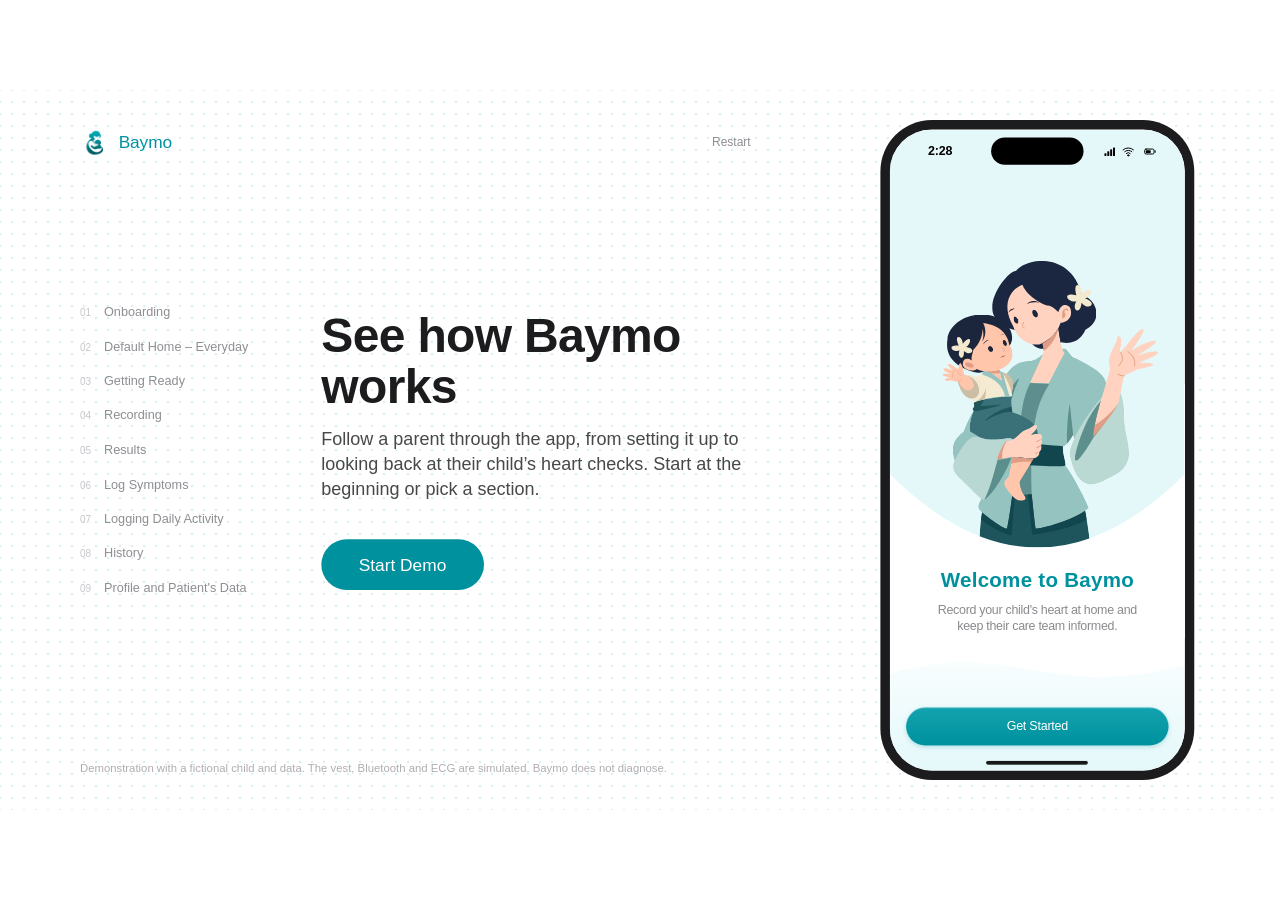
<file: index.html>
<!DOCTYPE html>
<html lang="en">
<head>
<meta charset="utf-8">
<meta name="viewport" content="width=device-width, initial-scale=1, user-scalable=no">
<title>Baymo · App Demo</title>
<meta name="description" content="Interactive demo of Baymo, a home heart-monitoring app for children. Fictional child and simulated data.">
<link rel="icon" type="image/png" href="assets/img/BaymoMark.png">
<link rel="stylesheet" href="css/app.css">
<link rel="stylesheet" href="css/exhibit.css">
<link rel="stylesheet" href="css/guide.css">
<link rel="stylesheet" href="css/onboarding.css">
</head>
<body>
<div id="stage" class="guided">
  <header class="g-head">
    <img src="assets/img/BaymoMark.png" alt="" class="g-logo"><span class="g-brand">Baymo</span>
    <button id="restartBtn" class="g-restart">Restart</button>
  </header>
  <section id="guide" class="g-left"></section>
  <main class="g-phone"><div class="bezel"><div id="screen" class="screen"></div></div></main>
  <footer class="g-foot">Demonstration with a fictional child and data. The vest, Bluetooth and ECG are simulated. Baymo does not diagnose.</footer>
  <div id="idlewarn">Returning to the start in <b>10</b> s. Tap anywhere to stay.</div>
</div>
<script src="js/icons.js"></script>
<script src="js/morph.js"></script>
<script src="js/signal.js"></script>
<script src="js/store.js"></script>
<script src="js/core.js"></script>
<script src="js/app-setup.js"></script>
<script src="js/app-today.js"></script>
<script src="js/app-diary.js"></script>
<script src="js/app-history.js"></script>
<script src="js/animations.js"></script>
<script src="js/guide.js"></script>
</body>
</html>
</file>
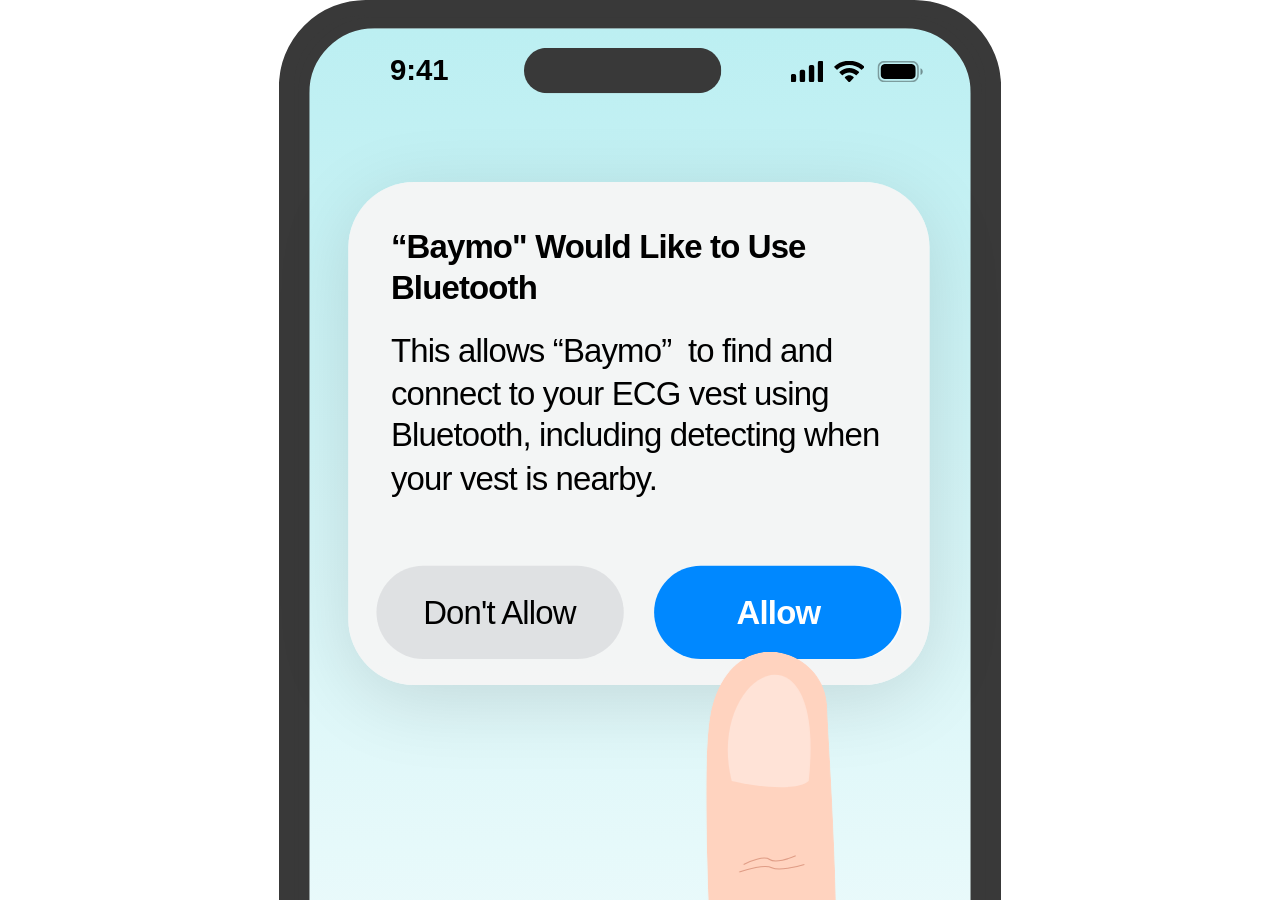
<file: assets/motion/bluetoothAllow/index.html>
<!doctype html><html><head><meta charset="utf-8"><meta name="color-scheme" content="light"><meta name="viewport" content="width=device-width,initial-scale=1,maximum-scale=1,user-scalable=no"><meta http-equiv="Content-Security-Policy" content="default-src 'none'; img-src 'self' data:; style-src 'unsafe-inline'; script-src 'unsafe-inline'; connect-src 'none'"><style>
 *{box-sizing:border-box}html,body{color-scheme:light;margin:0;width:100%;height:100%;overflow:hidden;background:transparent;pointer-events:none;font-family:-apple-system,BlinkMacSystemFont,sans-serif}p{margin:0}img{display:block}#stage{position:absolute;transform-origin:0 0}#art{position:absolute}body.paused *{animation-play-state:paused!important}
 @property --motion-scale-x { syntax: '<number>'; initial-value: 1; inherits: false; }
@property --motion-scale-y { syntax: '<number>'; initial-value: 1; inherits: false; }
@property --motion-translate-x { syntax: '<number>'; initial-value: 0; inherits: false; }
@property --motion-translate-y { syntax: '<number>'; initial-value: 0; inherits: false; }
[data-motion-for="5434:151892"]{animation: kf_5434_151892_background-color_0 2s linear; animation-iteration-count: infinite; }
@keyframes kf_5434_151892_background-color_0 { 0% { background-color: rgba(121, 121, 121, 0); } 24.048% { animation-timing-function: cubic-bezier(0.5, 0, 0.5, 1); background-color: rgba(121, 121, 121, 0); } 43.701% { animation-timing-function: cubic-bezier(0.5, 0, 0.5, 1); background-color: rgba(121, 121, 121, 0.6); } 63.801% { background-color: rgba(121, 121, 121, 0); } 100% { background-color: rgba(121, 121, 121, 0); } }
[data-motion-for="5434:151901"]{--motion-origin-x: 50; --motion-origin-y: 50; --motion-scale-x: 1; --motion-scale-y: 1; --motion-translate-x: -6; --motion-translate-y: 37.45282; transform: var(--motion-layout-transform, translate(0px)) translate(calc(var(--motion-origin-x, 0) * 1%), calc(var(--motion-origin-y, 0) * 1%)) var(--motion-design-transform-inverse, matrix(1, 0, 0, 1, 0, 0)) translate(calc(var(--motion-translate-x, 0) * 1px), calc(var(--motion-translate-y, 0) * 1px)) scale(var(--motion-scale-x, 1), var(--motion-scale-y, 1)) var(--motion-design-transform, matrix(1, 0, 0, 1, 0, 0)) translate(calc(var(--motion-origin-x, 0) * -1%), calc(var(--motion-origin-y, 0) * -1%)); transform-origin: 0 0; animation: kf_5434_151901_--motion-scale-x_0 2s linear, kf_5434_151901_--motion-scale-y_0 2s linear, kf_5434_151901_--motion-translate-x_0 2s linear, kf_5434_151901_--motion-translate-y_0 2s linear; animation-iteration-count: infinite; }
@keyframes kf_5434_151901_--motion-scale-x_0 { 0% { --motion-scale-x: 1; } 21.37% { animation-timing-function: cubic-bezier(0.5, 0, 0.5, 1); --motion-scale-x: 1; } 36.689% { animation-timing-function: cubic-bezier(0.5, 0, 0.5, 1); --motion-scale-x: 0.869787; } 51.199% { --motion-scale-x: 1; } 100% { --motion-scale-x: 1; } } @keyframes kf_5434_151901_--motion-scale-y_0 { 0% { --motion-scale-y: 1; } 21.37% { animation-timing-function: cubic-bezier(0.5, 0, 0.5, 1); --motion-scale-y: 1; } 36.689% { animation-timing-function: cubic-bezier(0.5, 0, 0.5, 1); --motion-scale-y: 0.869787; } 51.199% { --motion-scale-y: 1; } 100% { --motion-scale-y: 1; } } @keyframes kf_5434_151901_--motion-translate-x_0 { 0% { --motion-translate-x: -6; } 34.868% { --motion-translate-x: 0; } 100% { --motion-translate-x: -5.996735; } } @keyframes kf_5434_151901_--motion-translate-y_0 { 0% { --motion-translate-y: 37.45282; } 34.868% { --motion-translate-y: 0; } 100% { --motion-translate-y: 37.45282; } }</style></head><body class="paused"><div id="stage"><div id="art"><div data-node-id="5434:151879" data-name="Bluetooth_allow" style="position:relative;width:100%;height:100%">
      <div data-node-id="5434:151880" data-name="Phone" style="position:absolute;display:contents;left:0;top:0">
        <div data-node-id="5434:151882" data-name="Phone" style="position:absolute;background-color:#393939;border-color:#393939;border-width:7.673px;border-style:solid;height:632.462px;left:0;mask-mode:alpha;mask-composite:intersect;mask-clip:no-clip;mask-repeat:no-repeat;mask-size:332.989px 632.462px;border-radius:40px;top:0;width:332.99px;mask-image:url(&quot;[data-uri]&quot;)"></div>
        <div data-node-id="5434:151883" data-name="Phone" style="position:absolute;border-width:5px;border-color:#393939;border-style:solid;height:617.222px;left:8.54px;mask-mode:alpha;mask-composite:intersect;mask-clip:no-clip;mask-repeat:no-repeat;mask-position:-8.537px -7.618px;mask-size:332.989px 632.462px;border-radius:35px;top:7.62px;width:315.913px;background-image:linear-gradient(to bottom,#bceff2,white);mask-image:url(&quot;[data-uri]&quot;)"></div>
        <div data-node-id="5434:151884" style="position:absolute;background-color:#393939;height:21px;left:113px;mask-mode:alpha;mask-composite:intersect;mask-clip:no-clip;mask-repeat:no-repeat;mask-position:-113px -22px;mask-size:332.989px 632.462px;border-radius:24px;top:22px;width:91px;mask-image:url(&quot;[data-uri]&quot;)"></div>
        <div data-node-id="5434:151885" data-name="Frame" style="position:absolute;height:309.267px;left:6px;top:7px;width:320px">
          <div data-node-id="5434:151886" data-name="Alert" style="position:absolute;align-content:stretch;display:flex;flex-direction:column;gap:8.933px;height:232.267px;align-items:flex-start;left:50%;padding:12.507px;top:calc(50% + 38.5px);width:268px;transform:translateX(-50%) translateY(-50%)">
            <div data-node-id="I5434:151886;5446:7340" data-name="BG" style="position:absolute;inset:0 0 0.27px 0">
              <div data-node-id="I5434:151886;5446:7340;5607:25956" data-name="Fill + Shadow" style="position:absolute;inset:0;border-radius:30.373px;box-shadow:0px 7.147px 35.733px 0px rgba(0,0,0,0.12)">
                <div aria-hidden style="position:absolute;inset:0;pointer-events:none;border-radius:30.373px">
                  <div style="position:absolute;background-color:rgba(245,245,245,0.9);inset:0;border-radius:30.373px"></div>
                  <div style="position:absolute;background-color:rgba(245,245,245,0.6);inset:0;border-radius:30.373px"></div>
                </div>
              </div>
              <div data-node-id="I5434:151886;5446:7340;5607:25843" data-name="Glass Effect" style="position:absolute;inset:0;border-radius:30.373px"></div>
            </div>
            <div data-node-id="I5434:151886;65:57150" data-name="Title and Description" style="overflow-wrap:break-word;align-content:stretch;display:flex;flex-direction:column;gap:8.933px;align-items:center;line-height:0;padding-bottom:21.44px;padding-top:7.147px;padding-left:7.147px;padding-right:7.147px;position:relative;flex-shrink:0;font-size:15.187px;color:black;letter-spacing:-0.3841px;width:100%">
              <div data-node-id="I5434:151886;65:57151" style="display:flex;flex-direction:column;font-family:-apple-system,BlinkMacSystemFont,sans-serif;font-weight:590;justify-content:center;position:relative;flex-shrink:0;width:100%;font-variation-settings:&quot;wdth&quot; 100">
                <p style="line-height:19.653px">“Baymo&quot; Would Like to Use Bluetooth</p>
              </div>
              <div data-node-id="I5434:151886;65:57152" style="display:flex;flex-direction:column;font-family:-apple-system,BlinkMacSystemFont,sans-serif;font-weight:400;justify-content:center;position:relative;flex-shrink:0;width:100%;font-variation-settings:&quot;wdth&quot; 100">
                <p style="line-height:19.653px;white-space:pre-wrap">This allows “Baymo”  to find and connect to your ECG vest using Bluetooth, including detecting when your vest is nearby.</p>
              </div>
            </div>
            <div data-node-id="I5434:151886;65:57156" data-name="Buttons" style="align-content:stretch;display:flex;gap:14.293px;align-items:flex-start;position:relative;flex-shrink:0;width:100%">
              <div data-node-id="I5434:151886;5446:6990" data-name="Button 1" style="align-content:stretch;display:flex;flex:1 0 0;gap:8.933px;height:42.88px;align-items:center;justify-content:center;min-width:1px;padding-left:14.293px;padding-right:14.293px;padding-top:11.613px;padding-bottom:11.613px;position:relative;border-radius:89.333px">
                <div data-node-id="I5434:151886;5446:6990;5446:9891" data-name="BG" style="position:absolute;background-color:rgba(120,120,128,0.16);inset:0 0.35px -0.12px 0;border-radius:89.333px"></div>
                <div data-node-id="I5434:151886;5446:6990;5446:6662" style="overflow-wrap:break-word;display:flex;flex-direction:column;font-family:-apple-system,BlinkMacSystemFont,sans-serif;font-weight:400;justify-content:center;line-height:0;position:relative;flex-shrink:0;font-size:15.187px;color:black;letter-spacing:-0.3841px;white-space:nowrap;font-variation-settings:&quot;wdth&quot; 100">
                  <p style="line-height:19.653px">Don&#x27;t Allow</p>
                </div>
              </div>
              <div data-node-id="I5434:151886;5446:7014" data-name="Button 2" style="background-color:rgba(255,255,255,0.6);align-content:stretch;display:flex;flex:1 0 0;gap:8.933px;align-items:center;justify-content:center;min-width:1px;padding-left:14.293px;padding-right:14.293px;padding-top:11.613px;padding-bottom:11.613px;position:relative;border-radius:89.333px">
                <div data-node-id="I5434:151886;5446:7014;5446:10002" data-name="BG" style="position:absolute;background-color:#08f;inset:0 0.35px 0.23px 0;border-radius:89.333px"></div>
                <div data-node-id="I5434:151886;5446:7014;5446:6661" style="overflow-wrap:break-word;display:flex;flex-direction:column;font-family:-apple-system,BlinkMacSystemFont,sans-serif;font-weight:700;justify-content:center;line-height:0;position:relative;flex-shrink:0;font-size:15.187px;color:white;letter-spacing:-0.3841px;white-space:nowrap;font-variation-settings:&quot;wdth&quot; 100">
                  <p style="line-height:19.653px">Allow</p>
                </div>
              </div>
            </div>
          </div>
          <div data-node-id="5434:151887" data-name="Status bar - iPhone" style="position:absolute;align-content:stretch;display:flex;gap:122.587px;align-items:center;justify-content:center;left:0;padding-bottom:15.124px;padding-top:16.716px;padding-left:19.104px;padding-right:19.104px;top:0;width:320px">
            <div data-node-id="I5434:151887;5465:16808" data-name="Time" style="align-content:stretch;display:flex;flex:1 0 0;height:17.512px;align-items:center;justify-content:center;min-width:1px;padding-top:1.194px;position:relative">
              <p data-node-id="I5434:151887;5465:16809" style="overflow-wrap:break-word;font-family:-apple-system,BlinkMacSystemFont,sans-serif;font-weight:590;line-height:17.512px;position:relative;flex-shrink:0;font-size:13.532px;color:black;text-align:center;white-space:nowrap;font-variation-settings:&quot;wdth&quot; 100">
                9:41
              </p>
            </div>
            <div data-node-id="I5434:151887;5465:16811" data-name="Levels" style="align-content:stretch;display:flex;flex:1 0 0;gap:5.572px;height:17.512px;align-items:center;justify-content:center;min-width:1px;padding-right:0.796px;padding-top:0.796px;position:relative">
              <div data-node-id="I5434:151887;5465:16812" data-name="Cellular Connection" style="height:9.732px;position:relative;flex-shrink:0;width:15.284px">
                <img alt="" src="f51df.svg" style="position:absolute;display:block;inset:0;max-width:none;width:100%;height:100%">
              </div>
              <div data-node-id="I5434:151887;5465:16813" data-name="Wifi" style="height:9.814px;position:relative;flex-shrink:0;width:13.645px">
                <img alt="" src="8147a.svg" style="position:absolute;display:block;inset:0;max-width:none;width:100%;height:100%">
              </div>
              <div data-node-id="I5434:151887;6325:1760" data-name="Frame" style="height:10.348px;position:relative;flex-shrink:0;width:21.754px">
                <div style="position:absolute;inset:0 0 0 -0.66%">
                  <img alt="" src="be78a.svg" style="display:block;max-width:none;width:100%;height:100%">
                </div>
              </div>
            </div>
          </div>
        </div>
        <div data-node-id="5434:151892" style="position:absolute;inset:0;mask-position:0px 0px;mask-mode:alpha;mask-composite:intersect;mask-clip:no-clip;mask-repeat:no-repeat;mask-position:0px 0px;mask-size:332.989px 632.462px;mask-image:url(&quot;[data-uri]&quot;)">
          <div data-motion-for="5434:151892" data-name="press_effect" style="position:absolute;background-color:rgba(121,121,121,0);height:43px;left:173px;border-radius:30px;top:262px;width:114px;--motion-design-transform:initial;--motion-design-transform-inverse:initial;--motion-layout-transform:translate(0px)"></div>
        </div>
        <div data-node-id="5434:151901" style="position:absolute;inset:0;mask-position:0px 0px;mask-mode:alpha;mask-composite:intersect;mask-clip:no-clip;mask-repeat:no-repeat;mask-position:0px 0px;mask-size:332.989px 632.462px;mask-image:url(&quot;[data-uri]&quot;)">
          <div data-motion-for="5434:151901" data-name="finger" style="position:absolute;height:181.094px;left:203px;top:263px;width:59.993px;--motion-design-transform:initial;--motion-design-transform-inverse:initial;--motion-layout-transform:translate(0px)">
            <img alt="" src="f5cf8.svg" style="position:absolute;display:block;inset:0;max-width:none;width:100%;height:100%">
          </div>
        </div>
      </div>
    </div></div></div><script>
 const stage=document.getElementById('stage'),art=document.getElementById('art');
 stage.style.width='333px';stage.style.height='415px';art.style.cssText='width:333px;height:415px;left:0px;top:0px;overflow:hidden';
 function fit(){const s=Math.min(innerWidth/333,innerHeight/415);stage.style.transform=`translate(${(innerWidth-333*s)/2}px,${(innerHeight-415*s)/2}px) scale(${s})`;}
 addEventListener('resize',fit);fit();window.setMotionActive=active=>document.body.classList.toggle('paused',!active);
 // Web demo: no native host to call setMotionActive, so start playing on load (stay still only under Reduce Motion, like the app).
 window.setMotionActive(!(window.matchMedia&&matchMedia('(prefers-reduced-motion: reduce)').matches));
 </script></body></html>
</file>
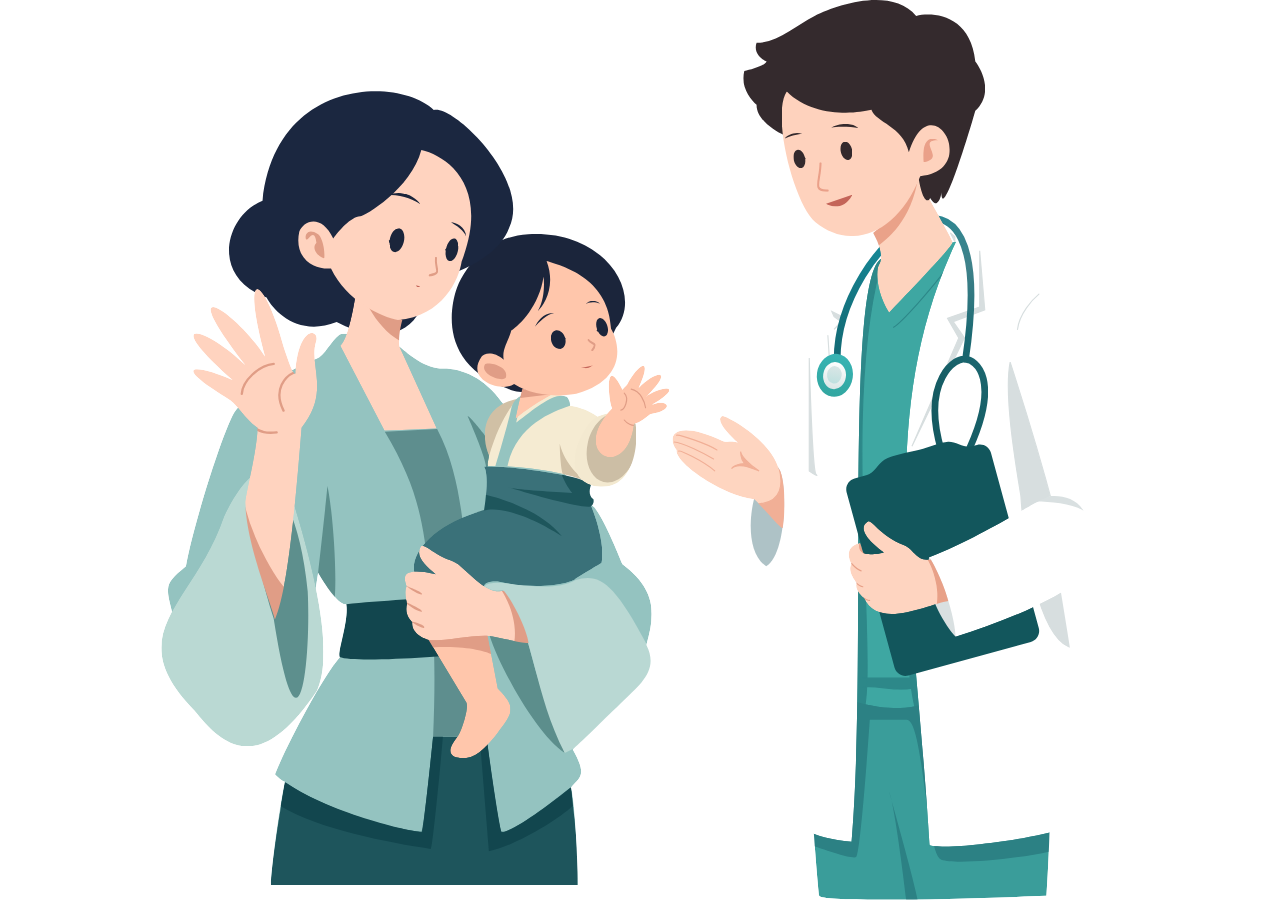
<file: assets/motion/careTeam/index.html>
<!doctype html><html><head><meta charset="utf-8"><meta name="color-scheme" content="light"><meta name="viewport" content="width=device-width,initial-scale=1,maximum-scale=1,user-scalable=no"><meta http-equiv="Content-Security-Policy" content="default-src 'none'; img-src 'self' data:; style-src 'unsafe-inline'; script-src 'unsafe-inline'; connect-src 'none'"><style>
 *{box-sizing:border-box}html,body{color-scheme:light;margin:0;width:100%;height:100%;overflow:hidden;background:transparent;pointer-events:none;font-family:-apple-system,BlinkMacSystemFont,sans-serif}p{margin:0}img{display:block}#stage{position:absolute;transform-origin:0 0}#art{position:absolute}body.paused *{animation-play-state:paused!important}
 @property --motion-rotate { syntax: '<number>'; initial-value: 0; inherits: false; }
@property --motion-scale-x { syntax: '<number>'; initial-value: 1; inherits: false; }
@property --motion-scale-y { syntax: '<number>'; initial-value: 1; inherits: false; }
@property --motion-translate-x { syntax: '<number>'; initial-value: 0; inherits: false; }
@property --motion-translate-y { syntax: '<number>'; initial-value: 0; inherits: false; }
[data-motion-for="5434:151963"]{--motion-origin-x: 50; --motion-origin-y: 50; --motion-rotate: 0; transform: var(--motion-layout-transform, translate(0px)) translate(calc(var(--motion-origin-x, 0) * 1%), calc(var(--motion-origin-y, 0) * 1%)) var(--motion-design-transform-inverse, matrix(1, 0, 0, 1, 0, 0)) rotate(calc(var(--motion-rotate, 0) * 1rad)) var(--motion-design-transform, matrix(1, 0, 0, 1, 0, 0)) translate(calc(var(--motion-origin-x, 0) * -1%), calc(var(--motion-origin-y, 0) * -1%)); transform-origin: 0 0; animation: kf_5434_151963_--motion-rotate_0 2s linear; animation-iteration-count: infinite; }
@keyframes kf_5434_151963_--motion-rotate_0 { 0% { --motion-rotate: 0; } 0.05% { animation-timing-function: cubic-bezier(0.5, 0, 0.5, 1); --motion-rotate: 0; } 22.35% { animation-timing-function: cubic-bezier(0.5, 0, 0.5, 1); --motion-rotate: -0.233548; } 22.4% { animation-timing-function: cubic-bezier(0.5, 0, 0.5, 1); --motion-rotate: -0.244346; } 43.8% { animation-timing-function: cubic-bezier(0.5, 0, 0.5, 1); --motion-rotate: 0; } 69.95% { animation-timing-function: cubic-bezier(0.5, 0, 0.5, 1); --motion-rotate: -0.244346; } 100% { --motion-rotate: 0; } }
[data-motion-for="5434:151976"]{--motion-origin-x: 50; --motion-origin-y: 50; --motion-rotate: 0; transform: var(--motion-layout-transform, translate(0px)) translate(calc(var(--motion-origin-x, 0) * 1%), calc(var(--motion-origin-y, 0) * 1%)) var(--motion-design-transform-inverse, matrix(1, 0, 0, 1, 0, 0)) rotate(calc(var(--motion-rotate, 0) * 1rad)) var(--motion-design-transform, matrix(1, 0, 0, 1, 0, 0)) translate(calc(var(--motion-origin-x, 0) * -1%), calc(var(--motion-origin-y, 0) * -1%)); transform-origin: 0 0; animation: kf_5434_151976_--motion-rotate_0 2s linear; animation-iteration-count: infinite; }
@keyframes kf_5434_151976_--motion-rotate_0 { 0% { animation-timing-function: cubic-bezier(0.5, 0, 0.5, 1); --motion-rotate: 0; } 52.7% { animation-timing-function: cubic-bezier(0.5, 0, 0.5, 1); --motion-rotate: 0.247781; } 100% { --motion-rotate: 0; } }
[data-motion-for="5434:152001"]{animation: kf_5434_152001_background-color_0 2s linear; animation-iteration-count: infinite; }
@keyframes kf_5434_152001_background-color_0 { 0% { opacity: 1; } 7.132% { animation-timing-function: cubic-bezier(0.5, 0, 0.5, 1); opacity: 1; } 10.616% { opacity: 0; } 25.341% { animation-timing-function: cubic-bezier(0.5, 0, 0.5, 1); opacity: 0; } 28.429% { opacity: 1; } 100% { opacity: 1; } }
[data-motion-for="5434:152013"]{animation: kf_5434_152013_opacity_0 2s linear; animation-iteration-count: infinite; }
@keyframes kf_5434_152013_opacity_0 { 0% { opacity: 0; } 28.35% { animation-timing-function: cubic-bezier(0.5, 0, 0.5, 1); opacity: 0; } 30.45% { opacity: 1; } 89.5% { animation-timing-function: cubic-bezier(0.5, 0, 0.5, 1); opacity: 1; } 100% { opacity: 0; } }
[data-motion-for="5434:152030"]{animation: kf_5434_152030_background-color_0 2s linear; animation-iteration-count: infinite; }
@keyframes kf_5434_152030_background-color_0 { 0% { opacity: 1; } 77.767% { animation-timing-function: cubic-bezier(0.5, 0, 0.5, 1); opacity: 1; } 79.849% { opacity: 0; } 97.875% { animation-timing-function: cubic-bezier(0.5, 0, 0.5, 1); opacity: 0; } 100% { opacity: 1; } }
[data-motion-for="5434:152038"]{--motion-origin-x: 50; --motion-origin-y: 50; --motion-scale-x: 0.2; --motion-scale-y: 0.2; transform: var(--motion-layout-transform, translate(0px)) translate(calc(var(--motion-origin-x, 0) * 1%), calc(var(--motion-origin-y, 0) * 1%)) var(--motion-design-transform-inverse, matrix(1, 0, 0, 1, 0, 0)) scale(var(--motion-scale-x, 1), var(--motion-scale-y, 1)) var(--motion-design-transform, matrix(1, 0, 0, 1, 0, 0)) translate(calc(var(--motion-origin-x, 0) * -1%), calc(var(--motion-origin-y, 0) * -1%)); transform-origin: 0 0; animation: kf_5434_152038_--motion-scale-x_0 2s linear, kf_5434_152038_--motion-scale-y_0 2s linear; animation-iteration-count: infinite; }
@keyframes kf_5434_152038_--motion-scale-x_0 { 0% { --motion-scale-x: 0.2; } 6.397% { animation-timing-function: cubic-bezier(0.5, 0, 0.5, 1); --motion-scale-x: 0.2; } 33.071% { --motion-scale-x: 1; } 92.54% { animation-timing-function: cubic-bezier(0.5, 0, 0.5, 1); --motion-scale-x: 1; } 100% { --motion-scale-x: 0.2; } } @keyframes kf_5434_152038_--motion-scale-y_0 { 0% { --motion-scale-y: 0.2; } 6.397% { animation-timing-function: cubic-bezier(0.5, 0, 0.5, 1); --motion-scale-y: 0.2; } 33.071% { --motion-scale-y: 1; } 92.54% { animation-timing-function: cubic-bezier(0.5, 0, 0.5, 1); --motion-scale-y: 1; } 100% { --motion-scale-y: 0.2; } }
[data-node-id="5434:152067"]{--motion-origin-x: 50; --motion-origin-y: 50; --motion-rotate: 0; --motion-translate-x: 0; --motion-translate-y: 0; transform: var(--motion-layout-transform, translate(0px)) translate(calc(var(--motion-origin-x, 0) * 1%), calc(var(--motion-origin-y, 0) * 1%)) var(--motion-design-transform-inverse, matrix(1, 0, 0, 1, 0, 0)) translate(calc(var(--motion-translate-x, 0) * 1px), calc(var(--motion-translate-y, 0) * 1px)) rotate(calc(var(--motion-rotate, 0) * 1rad)) var(--motion-design-transform, matrix(1, 0, 0, 1, 0, 0)) translate(calc(var(--motion-origin-x, 0) * -1%), calc(var(--motion-origin-y, 0) * -1%)); transform-origin: 0 0; animation: kf_5434_152067_--motion-rotate_0 2s linear, kf_5434_152067_--motion-translate-x_0 2s linear, kf_5434_152067_--motion-translate-y_0 2s linear; animation-iteration-count: infinite; }
@keyframes kf_5434_152067_--motion-rotate_0 { 0% { animation-timing-function: cubic-bezier(0.5, 0, 0.5, 1); --motion-rotate: 0; } 48.55% { animation-timing-function: cubic-bezier(0.5, 0, 0.5, 1); --motion-rotate: 0.175295; } 100% { --motion-rotate: 0; } } @keyframes kf_5434_152067_--motion-translate-x_0 { 0% { --motion-translate-x: 0; } 48.55% { --motion-translate-x: -0.707148; } 100% { --motion-translate-x: 0; } } @keyframes kf_5434_152067_--motion-translate-y_0 { 0% { --motion-translate-y: 0; } 48.55% { --motion-translate-y: -3.773682; } 100% { --motion-translate-y: 0; } }
[data-node-id="5434:152100"]{animation: kf_5434_152100_opacity_0 2s linear; animation-iteration-count: infinite; }
@keyframes kf_5434_152100_opacity_0 { 0% { opacity: 1; } 43.8% { animation-timing-function: cubic-bezier(0.5, 0, 0.5, 1); opacity: 1; } 46.819% { opacity: 0; } 63.5% { animation-timing-function: cubic-bezier(0.5, 0, 0.5, 1); opacity: 0; } 66.272% { opacity: 1; } 100% { opacity: 1; } }
[data-motion-for="5434:152107"]{--motion-translate-x: 0; --motion-translate-y: 0; transform: var(--motion-layout-transform, translate(0px)) var(--motion-design-transform-inverse, matrix(1, 0, 0, 1, 0, 0)) translate(calc(var(--motion-translate-x, 0) * 1px), calc(var(--motion-translate-y, 0) * 1px)) var(--motion-design-transform, matrix(1, 0, 0, 1, 0, 0)); transform-origin: 0 0; animation: kf_5434_152107_--motion-translate-x_0 2s linear, kf_5434_152107_--motion-translate-y_0 2s linear; animation-iteration-count: infinite; }
@keyframes kf_5434_152107_--motion-translate-x_0 { 0% { --motion-translate-x: 0; } 35.25% { --motion-translate-x: -0.925537; } 76.661% { --motion-translate-x: 0; } 100% { --motion-translate-x: 0; } } @keyframes kf_5434_152107_--motion-translate-y_0 { 0% { --motion-translate-y: 0; } 35.25% { --motion-translate-y: -3.355469; } 76.661% { --motion-translate-y: 0; } 100% { --motion-translate-y: 0; } }
/* Mirrored eye layers share the open-eye matrix: CSS scaleY then rotate reverses the tilt. */
/* Eye outlines use the complementary authored blink; masks must not clip their own vector geometry. */
[data-node-id="5434:151995"]{animation:blink_closed_151995 2s linear infinite;}
@keyframes blink_closed_151995 { 0% { opacity: 0; } 7.132% { animation-timing-function: cubic-bezier(0.5, 0, 0.5, 1); opacity: 0; } 10.616% { opacity: 1; } 25.341% { animation-timing-function: cubic-bezier(0.5, 0, 0.5, 1); opacity: 1; } 28.429% { opacity: 0; } 100% { opacity: 0; } }
[data-node-id="5434:152023"]{animation:blink_closed_152023 2s linear infinite;}
@keyframes blink_closed_152023 { 0% { opacity: 0; } 77.767% { animation-timing-function: cubic-bezier(0.5, 0, 0.5, 1); opacity: 0; } 79.849% { opacity: 1; } 97.875% { animation-timing-function: cubic-bezier(0.5, 0, 0.5, 1); opacity: 1; } 100% { opacity: 0; } }
[data-node-id="5434:152094"]{animation:blink_closed_152094 2s linear infinite;}
@keyframes blink_closed_152094 { 0% { opacity: 0; } 43.8% { animation-timing-function: cubic-bezier(0.5, 0, 0.5, 1); opacity: 0; } 46.819% { opacity: 1; } 63.5% { animation-timing-function: cubic-bezier(0.5, 0, 0.5, 1); opacity: 1; } 66.272% { opacity: 0; } 100% { opacity: 0; } }</style></head><body class="paused"><div id="stage"><div id="art"><div data-node-id="5434:151909" data-name="Not Diagnose" style="position:relative;width:100%;height:100%">
      <div data-node-id="5434:151910" data-name="mom_child_doctor" style="position:absolute;display:contents;left:0;top:0">
        <div data-node-id="5434:151911" data-name="Mom and Child" style="position:absolute;display:contents;left:0;top:25px">
          <div data-node-id="5434:151912" data-name="mom&child" style="position:absolute;display:contents;left:1.83px;top:25px">
            <div data-node-id="5434:151913" style="position:absolute;display:flex;height:187.141px;align-items:center;justify-content:center;left:1.83px;top:112.86px;width:164.014px">
              <div style="flex:none;transform:scaleY(-1) rotate(180deg)">
                <div data-name="mom_clothes" style="height:187.141px;position:relative;width:164.014px">
                  <img alt="" src="59b0f.svg" style="position:absolute;display:block;inset:0;max-width:none;width:100%;height:100%">
                </div>
              </div>
            </div>
            <div data-node-id="5434:151921" data-name="child_bottom" style="position:absolute;display:contents;left:85.44px;top:157.74px">
              <div data-node-id="5434:151922" style="position:absolute;display:flex;height:41.528px;align-items:center;justify-content:center;left:90.35px;top:215.18px;width:28.166px">
                <div style="flex:none;transform:scaleY(-1) rotate(180deg)">
                  <div data-name="child_leg" style="height:41.528px;position:relative;width:28.166px">
                    <img alt="" src="9e442.svg" style="position:absolute;display:block;inset:0;max-width:none;width:100%;height:100%">
                  </div>
                </div>
              </div>
              <div data-node-id="5434:151926" style="position:absolute;display:flex;height:41.317px;align-items:center;justify-content:center;left:85.44px;top:157.74px;width:64.246px">
                <div style="flex:none;transform:scaleY(-1) rotate(180deg)">
                  <div data-name="child_dress" style="height:41.317px;position:relative;width:64.246px">
                    <img alt="" src="79e6f.svg" style="position:absolute;display:block;inset:0;max-width:none;width:100%;height:100%">
                  </div>
                </div>
              </div>
            </div>
            <div data-node-id="5434:151930" style="position:absolute;display:flex;height:33px;align-items:center;justify-content:center;left:81.58px;top:184.76px;width:42.292px">
              <div style="flex:none;transform:scaleY(-1) rotate(180deg)">
                <div data-name="mom_left hand" style="height:33px;position:relative;width:42.292px">
                  <img alt="" src="b1fa7.svg" style="position:absolute;display:block;inset:0;max-width:none;width:100%;height:100%">
                </div>
              </div>
            </div>
            <div data-node-id="5434:151934" data-name="child_top" style="position:absolute;display:contents;left:95.35px;top:76.37px">
              <div data-node-id="5434:151935" style="position:absolute;display:flex;height:31.075px;align-items:center;justify-content:center;left:108.76px;top:132.89px;width:40.409px">
                <div style="flex:none;transform:scaleY(-1) rotate(180deg)">
                  <div data-name="child_shirt" style="height:31.075px;position:relative;width:40.409px">
                    <img alt="" src="3524c.svg" style="position:absolute;display:block;inset:0;max-width:none;width:100%;height:100%">
                  </div>
                </div>
              </div>
              <div data-node-id="5434:151940" style="position:absolute;display:flex;height:66.16px;align-items:center;justify-content:center;left:95.35px;top:76.37px;width:64.375px">
                <div style="flex:none;transform:scaleY(-1) rotate(180deg)">
                  <div data-name="child_head" style="height:66.16px;position:relative;width:64.375px">
                    <img alt="" src="98e6f.svg" style="position:absolute;display:block;inset:0;max-width:none;width:100%;height:100%">
                  </div>
                </div>
              </div>
            </div>
            <div data-node-id="5434:151948" style="position:absolute;display:flex;height:121.233px;align-items:center;justify-content:center;left:15.98px;top:25px;width:108.124px">
              <div style="flex:none;transform:scaleY(-1) rotate(180deg)">
                <div data-name="mom_head" style="height:121.233px;position:relative;width:108.124px">
                  <img alt="" src="a8d40.svg" style="position:absolute;display:block;inset:0;max-width:none;width:100%;height:100%">
                </div>
              </div>
            </div>
          </div>
          <div data-node-id="5434:151963" style="position:absolute;height:40.599727630615234px;left:140px;overflow:visible;top:123.84px;width:32.2555046081543px">
            <div style="display:flex;align-items:center;justify-content:center;position:relative;width:100%;height:100%">
              <div style="flex:none;height:40.599727630615234px;transform:matrix(-1, 0, 0, 1, 0, 0);width:32.2555046081543px">
                <div data-motion-for="5434:151963" data-name="child_hand" style="position:relative;width:100%;height:100%;--motion-design-transform:initial;--motion-design-transform-inverse:initial;--motion-layout-transform:translate(0px)">
                  <div style="height:40.599727630615234px;transform-origin:0 0;transform:matrix(-1, 0, 0, 1, 32.2555046081543, 0);width:32.2555046081543px">
                    <div data-node-id="5434:151964" style="position:absolute;display:flex;height:24.791px;align-items:center;justify-content:center;left:0;top:15.81px;width:20.788px">
                      <div style="flex:none;transform:scaleY(-1) rotate(180deg)">
                        <div data-name="child_arm_shirt" style="height:24.791px;position:relative;width:20.788px">
                          <img alt="" src="a9250.svg" style="position:absolute;display:block;inset:0;max-width:none;width:100%;height:100%">
                        </div>
                      </div>
                    </div>
                    <div data-node-id="5434:151968" style="position:absolute;display:flex;height:30.555px;align-items:center;justify-content:center;left:7.29px;top:0;width:24.961px">
                      <div style="flex:none;transform:scaleY(-1) rotate(180deg)">
                        <div data-name="child_hand" style="height:30.555px;position:relative;width:24.961px">
                          <img alt="" src="fd546.svg" style="position:absolute;display:block;inset:0;max-width:none;width:100%;height:100%">
                        </div>
                      </div>
                    </div>
                  </div>
                </div>
              </div>
            </div>
          </div>
          <div data-node-id="5434:151976" style="position:absolute;height:154.47596740722656px;left:0;overflow:visible;top:98.12px;width:54.77931213378906px">
            <div style="display:flex;align-items:center;justify-content:center;position:relative;width:100%;height:100%">
              <div style="flex:none;height:154.47596740722656px;transform:matrix(-1, 0, 0, 1, 0, 0);width:54.77931213378906px">
                <div data-motion-for="5434:151976" data-name="mom_hand" style="position:relative;width:100%;height:100%;--motion-design-transform:initial;--motion-design-transform-inverse:initial;--motion-layout-transform:translate(0px)">
                  <div style="height:154.47596740722656px;transform-origin:0 0;transform:matrix(-1, 0, 0, 1, 54.77941131591797, 0);width:54.77931213378906px">
                    <div data-node-id="5434:151977" style="position:absolute;display:flex;height:93.782px;align-items:center;justify-content:center;left:0;top:60.69px;width:54.779px">
                      <div style="flex:none;transform:scaleY(-1) rotate(180deg)">
                        <div data-name="mom_arm_shirt" style="height:93.782px;position:relative;width:54.779px">
                          <img alt="" src="c7234.svg" style="position:absolute;display:block;inset:0;max-width:none;width:100%;height:100%">
                        </div>
                      </div>
                    </div>
                    <div data-node-id="5434:151981" style="position:absolute;display:flex;height:111.845px;align-items:center;justify-content:center;left:10.71px;top:0;width:41.581px">
                      <div style="flex:none;transform:scaleY(-1) rotate(180deg)">
                        <div data-name="mom_hand_waving" style="height:111.845px;position:relative;width:41.581px">
                          <img alt="" src="f0664.svg" style="position:absolute;display:block;inset:0;max-width:none;width:100%;height:100%">
                        </div>
                      </div>
                    </div>
                  </div>
                </div>
              </div>
            </div>
          </div>
          <div data-node-id="5434:151985" data-name="child_facial_features" style="position:absolute;display:contents;height:27.346px;left:125px;top:100px;width:26.46px">
            <div data-node-id="5434:151986" style="position:absolute;display:flex;height:12.98px;align-items:center;justify-content:center;left:126.65px;top:100px;width:22.504px">
              <div style="flex:none;transform:rotate(6.67deg)">
                <div data-name="child_eyesbrown" style="height:10.563px;position:relative;width:21.422px">
                  <img alt="" src="533bc.svg" style="position:absolute;display:block;inset:0;max-width:none;width:100%;height:100%">
                </div>
              </div>
            </div>
            <div data-node-id="5434:151987" data-name="child_eye" style="position:absolute;display:contents;height:14.102px;left:130.99px;top:106.3px;width:19.802px">
              <div data-node-id="5434:151988" data-name="eyes_blink" style="position:absolute;display:contents;height:14.102px;left:130.99px;top:106.29px;width:19.802px">
                <div data-node-id="5434:151992" style="position:absolute;display:flex;height:14.102px;align-items:center;justify-content:center;left:130.99px;top:106.3px;width:19.802px">
                  <div style="flex:none;transform:rotate(6.67deg)">
                    <div data-name="Union" style="height:12.031px;position:relative;width:18.53px;">
                      <img alt="" src="5adfe.svg" style="position:absolute;display:block;inset:0;max-width:none;width:100%;height:100%">
                    </div>
                  </div>
                </div>
                <div data-node-id="5434:151995" style="position:absolute;display:flex;height:8.913px;align-items:center;justify-content:center;left:132.22px;top:109.35px;width:17.412px">
                  <div style="flex:none;transform:rotate(6.67deg)">
                    <div data-name="eye_close" style="height:7.02px;position:relative;width:16.709px;">
                      <div style="position:absolute;inset:-6.1% -2.56%">
                        <img alt="" src="d71e0.svg" style="display:block;max-width:none;width:100%;height:100%">
                      </div>
                    </div>
                  </div>
                </div>
                <div data-node-id="5434:152001" style="position:absolute;display:flex;height:14.102px;align-items:center;justify-content:center;left:130.99px;top:106.29px;width:19.802px">
                  <div style="flex:none;transform:matrix(0.9932311177253723, 0.1161551550030708, -0.1161551550030708, 0.9932311177253723, 0, 0)">
                    <div style="">
                      <div data-motion-for="5434:152001" data-name="child_eye" style="height:12.031px;position:relative;width:18.53px;--motion-design-transform:initial;--motion-design-transform-inverse:initial;--motion-layout-transform:translate(0px)">
                        <img alt="" src="bd6bb.svg" style="position:absolute;display:block;inset:0;max-width:none;width:100%;height:100%">
                      </div>
                    </div>
                  </div>
                </div>
              </div>
            </div>
            <div data-node-id="5434:152004" style="position:absolute;display:flex;height:4.169px;align-items:center;justify-content:center;left:144.01px;top:114.95px;width:3.351px">
              <div style="flex:none;transform:rotate(6.67deg)">
                <div data-name="child_nose" style="height:3.856px;position:relative;width:2.923px">
                  <div style="position:absolute;inset:-11.11% -14.66%">
                    <img alt="" src="2d131.svg" style="display:block;max-width:none;width:100%;height:100%">
                  </div>
                </div>
              </div>
            </div>
            <div data-node-id="5434:152005" data-name="child_mouth" style="position:absolute;display:contents;height:5.054px;left:140.53px;top:122.1px;width:6.892px">
              <div data-node-id="5434:152007" style="position:absolute;display:flex;height:3.41px;align-items:center;justify-content:center;left:140.72px;top:122.1px;width:6.695px">
                <div style="flex:none;transform:rotate(6.67deg)">
                  <div data-name="child_mouth" style="height:2.681px;mask-mode:alpha;mask-composite:intersect;mask-clip:no-clip;mask-repeat:no-repeat;mask-position:0.013px 0.746px;mask-size:6.682px 4.039px;position:relative;width:6.427px;mask-image:url(&quot;[data-uri]&quot;)">
                    <img alt="" src="c02be.svg" style="position:absolute;display:block;inset:0;max-width:none;width:100%;height:100%">
                  </div>
                </div>
              </div>
              <div data-node-id="5434:152013" style="position:absolute;display:flex;height:5.054px;align-items:center;justify-content:center;left:140.53px;top:122.1px;width:6.892px">
                <div style="flex:none;transform:matrix(0.9932311177253723, 0.11615515500307082, -0.11615515500307082, 0.9932311177253723, 0, 0)">
                  <div style="mask-mode:alpha;mask-composite:intersect;mask-clip:no-clip;mask-repeat:no-repeat;mask-position:0.205px 0.746px;mask-size:6.682px 4.039px;mask-image:url(&quot;[data-uri]&quot;)">
                    <div data-motion-for="5434:152013" data-name="child_mouth" style="height:4.337px;position:relative;width:6.432px;--motion-design-transform:initial;--motion-design-transform-inverse:initial;--motion-layout-transform:translate(0px)">
                      <img alt="" src="417ad.svg" style="position:absolute;display:block;inset:0;max-width:none;width:100%;height:100%">
                    </div>
                  </div>
                </div>
              </div>
            </div>
          </div>
          <div data-node-id="5434:152014" data-name="mom_facial_features" style="position:absolute;display:contents;height:35.689px;left:74px;top:65px;width:34.102px">
            <div data-node-id="5434:152015" style="position:absolute;display:flex;height:15.915px;align-items:center;justify-content:center;left:74px;top:65px;width:30.718px">
              <div style="flex:none;transform:scaleY(-1) rotate(170.29deg)">
                <div data-name="mom_eyebrown" style="height:11.139px;position:relative;width:29.258px">
                  <img alt="" src="569bb.svg" style="position:absolute;display:block;inset:0;max-width:none;width:100%;height:100%">
                </div>
              </div>
            </div>
            <div data-node-id="5434:152016" data-name="mom_eyes" style="position:absolute;display:contents;height:17.266px;left:76.39px;top:74.03px;width:25.177px">
              <div data-node-id="5434:152020" style="position:absolute;display:flex;height:17.266px;align-items:center;justify-content:center;left:76.39px;top:74.03px;width:25.178px">
                <div style="flex:none;transform:matrix(-0.9856674075126648, 0.16870027780532837, 0.16870027780532837, 0.9856674075126648, 0, 0)">
                  <div data-name="Union" style="height:13.542px;position:relative;width:23.226px;">
                    <img alt="" src="b6656.svg" style="position:absolute;display:block;inset:0;max-width:none;width:100%;height:100%">
                  </div>
                </div>
              </div>
              <div data-node-id="5434:152023" style="position:absolute;display:flex;height:11.649px;align-items:center;justify-content:center;left:77.7px;top:76.93px;width:22.245px">
                <div style="flex:none;transform:matrix(-0.9856674075126648, 0.16870027780532837, 0.16870027780532837, 0.9856674075126648, 0, 0)">
                  <div data-name="eye_close" style="height:8.196px;position:relative;width:21.165px;">
                    <div style="position:absolute;inset:-5.06% -1.96%">
                      <img alt="" src="f889d.svg" style="display:block;max-width:none;width:100%;height:100%">
                    </div>
                  </div>
                </div>
              </div>
              <div data-node-id="5434:152030" style="position:absolute;display:flex;height:17.266px;align-items:center;justify-content:center;left:76.39px;top:74.03px;width:25.178px">
                <div style="flex:none;transform:matrix(-0.9856674075126648, 0.16870027780532837, 0.16870027780532837, 0.9856674075126648, 0, 0)">
                  <div style="">
                    <div data-motion-for="5434:152030" data-name="eye_open" style="height:13.542px;position:relative;width:23.226px;--motion-design-transform:initial;--motion-design-transform-inverse:initial;--motion-layout-transform:translate(0px)">
                      <img alt="" src="34794.svg" style="position:absolute;display:block;inset:0;max-width:none;width:100%;height:100%">
                    </div>
                  </div>
                </div>
              </div>
            </div>
            <div data-node-id="5434:152038" style="position:absolute;display:flex;height:5.081px;align-items:center;justify-content:center;left:82.9px;top:94.87px;width:8.017px">
              <div style="flex:none;transform:matrix(-0.9856674075126648, 0.16870027780532837, 0.16870027780532837, 0.9856674075126648, 0, 0)">
                <div data-motion-for="5434:152038" data-name="mom_mouth" style="height:3.877px;position:relative;width:7.47px;--motion-design-transform:initial;--motion-design-transform-inverse:initial;--motion-layout-transform:translate(0px)">
                  <img alt="" src="7ab80.svg" style="position:absolute;display:block;inset:0;max-width:none;width:100%;height:100%">
                </div>
              </div>
            </div>
            <div data-node-id="5434:152039" style="position:absolute;display:flex;height:6.626px;align-items:center;justify-content:center;left:90.37px;top:86.37px;width:3.913px">
              <div style="flex:none;transform:scaleY(-1) rotate(170.29deg)">
                <div data-name="mom_nose" style="height:6.225px;position:relative;width:2.904px">
                  <div style="position:absolute;inset:-6.67% -14.29%">
                    <img alt="" src="1c5e1.svg" style="display:block;max-width:none;width:100%;height:100%">
                  </div>
                </div>
              </div>
            </div>
          </div>
        </div>
        <div data-node-id="5434:152040" data-name="doctor" style="position:absolute;display:contents;left:172.93px;top:0">
          <div data-node-id="5434:152041" data-name="doctor_bot" style="position:absolute;display:contents;left:206.68px;top:74.36px">
            <div data-node-id="5434:152042" data-name="doctor_paint" style="position:absolute;height:70.191px;left:219.34px;top:234.87px;width:81.454px">
              <img alt="" src="b2823.svg" style="position:absolute;display:block;inset:0;max-width:none;width:100%;height:100%">
            </div>
            <div data-node-id="5434:152046" data-name="doctor_shirt" style="position:absolute;height:158.483px;left:229.81px;top:81.33px;width:41.355px">
              <img alt="" src="040b6.svg" style="position:absolute;display:block;inset:0;max-width:none;width:100%;height:100%">
            </div>
            <div data-node-id="5434:152050" data-name="doctor_blouse" style="position:absolute;height:209.889px;left:206.68px;top:77.52px;width:116.974px">
              <img alt="" src="a7ea8.svg" style="position:absolute;display:block;inset:0;max-width:none;width:100%;height:100%">
            </div>
            <div data-node-id="5434:152054" data-name="doctor_stethoscope" style="position:absolute;height:80.389px;left:220.78px;top:74.36px;width:57.971px">
              <div style="position:absolute;inset:-1.43% -1.98% -1.43% 0">
                <img alt="" src="39a92.svg" style="display:block;max-width:none;width:100%;height:100%">
              </div>
            </div>
            <div data-node-id="5434:152067" data-name="doctor_hand_withboard" style="position:absolute;height:83.573px;left:230.28px;top:146.31px;width:93.724px;--motion-design-transform:initial;--motion-design-transform-inverse:initial;--motion-layout-transform:translate(0px)">
              <img alt="" src="14a82.svg" style="position:absolute;display:block;inset:0;max-width:none;width:100%;height:100%">
            </div>
          </div>
          <div data-node-id="5434:152077" data-name="doctor_top" style="position:absolute;display:contents;left:196.51px;top:0">
            <div data-node-id="5434:152078" data-name="doctor_neck" style="position:absolute;height:46.275px;left:240.85px;top:59.52px;width:27.541px">
              <img alt="" src="7325a.svg" style="position:absolute;display:block;inset:0;max-width:none;width:100%;height:100%">
            </div>
            <div data-node-id="5434:152082" data-name="doctor_head" style="position:absolute;display:contents;left:196.51px;top:0">
              <div data-node-id="5434:152083" data-name="doctor_hair" style="position:absolute;height:69.273px;left:196.51px;top:0;width:82.905px">
                <img alt="" src="65c2f.svg" style="position:absolute;display:block;inset:0;max-width:none;width:100%;height:100%">
              </div>
              <div data-node-id="5434:152084" data-name="doctor_head" style="position:absolute;height:49.598px;left:210.04px;top:30.84px;width:56.634px">
                <img alt="" src="da8ad.svg" style="position:absolute;display:block;inset:0;max-width:none;width:100%;height:100%">
              </div>
              <div data-node-id="5434:152085" data-name="doctor_ear" style="position:absolute;height:8.605px;left:257.55px;top:46.71px;width:5.672px">
                <img alt="" src="9ed5f.svg" style="position:absolute;display:block;inset:0;max-width:none;width:100%;height:100%">
              </div>
              <div data-node-id="5434:152086" data-name="doctor_lip" style="position:absolute;height:3.498px;left:224.98px;top:66.21px;width:9.37px">
                <img alt="" src="dd5ff.svg" style="position:absolute;display:block;inset:0;max-width:none;width:100%;height:100%">
              </div>
              <div data-node-id="5434:152087" data-name="doctor_nose" style="position:absolute;height:9.578px;left:222.5px;top:54.93px;width:3.582px">
                <div style="position:absolute;inset:-3.99% -10.68%">
                  <img alt="" src="d8ef2.svg" style="display:block;max-width:none;width:100%;height:100%">
                </div>
              </div>
              <div data-node-id="5434:152088" data-name="doctor_eyebrown" style="position:absolute;height:4.913px;left:210.83px;top:41.61px;width:25.669px">
                <img alt="" src="c5e47.svg" style="position:absolute;display:block;inset:0;max-width:none;width:100%;height:100%">
              </div>
              <div data-node-id="5434:152089" data-name="doctor_eyes" style="position:absolute;display:contents;left:214.26px;top:48.45px">
                <div data-node-id="5434:152090" data-name="eyes" style="position:absolute;display:contents;left:214.26px;top:48.45px">
                  <div data-node-id="5434:152094" data-name="eyes_close" style="position:absolute;height:3.827px;left:215.5px;top:51.17px;width:17.5px;">
                    <div style="position:absolute;inset:-13.08% -2.86% -13.07% -2.86%">
                      <img alt="" src="986af.svg" style="display:block;max-width:none;width:100%;height:100%">
                    </div>
                  </div>
                  <div data-node-id="5434:152100" data-name="eyes_open" style="position:absolute;height:8.701px;left:214.26px;top:48.45px;width:19.654px;--motion-design-transform:initial;--motion-design-transform-inverse:initial;--motion-layout-transform:translate(0px)">
                    <img alt="" src="27e8c.svg" style="position:absolute;display:block;inset:0;max-width:none;width:100%;height:100%">
                  </div>
                </div>
              </div>
            </div>
          </div>
          <div data-node-id="5434:152107" style="position:absolute;height:53.93254089355469px;left:172.93px;overflow:visible;top:141.36px;width:51.39816665649414px">
            <div data-motion-for="5434:152107" data-name="doctor_moving_hand" style="position:relative;width:100%;height:100%;--motion-design-transform:initial;--motion-design-transform-inverse:initial;--motion-layout-transform:translate(0px)">
              <div data-node-id="5434:152108" data-name="doctor_arm_moving" style="position:absolute;height:37.819px;left:25.15px;top:16.11px;width:26.249px">
                <img alt="" src="e6253.svg" style="position:absolute;display:block;inset:0;max-width:none;width:100%;height:100%">
              </div>
              <div data-node-id="5434:152112" data-name="doctor_hand_moving" style="position:absolute;height:37.878px;left:0;top:0;width:38.161px">
                <img alt="" src="774b4.svg" style="position:absolute;display:block;inset:0;max-width:none;width:100%;height:100%">
              </div>
            </div>
          </div>
        </div>
      </div>
    </div></div></div><script>
 const stage=document.getElementById('stage'),art=document.getElementById('art');
 stage.style.width='324.000061px';stage.style.height='305.059906px';art.style.cssText='width:324.000061px;height:305.059906px;left:0px;top:0px;overflow:visible';
 function fit(){const s=Math.min(innerWidth/324.000061,innerHeight/305.059906);stage.style.transform=`translate(${(innerWidth-324.000061*s)/2}px,${(innerHeight-305.059906*s)/2}px) scale(${s})`;}
 addEventListener('resize',fit);fit();window.setMotionActive=active=>document.body.classList.toggle('paused',!active);
 // Web demo: no native host to call setMotionActive, so start playing on load (stay still only under Reduce Motion, like the app).
 window.setMotionActive(!(window.matchMedia&&matchMedia('(prefers-reduced-motion: reduce)').matches));
 </script></body></html>
</file>
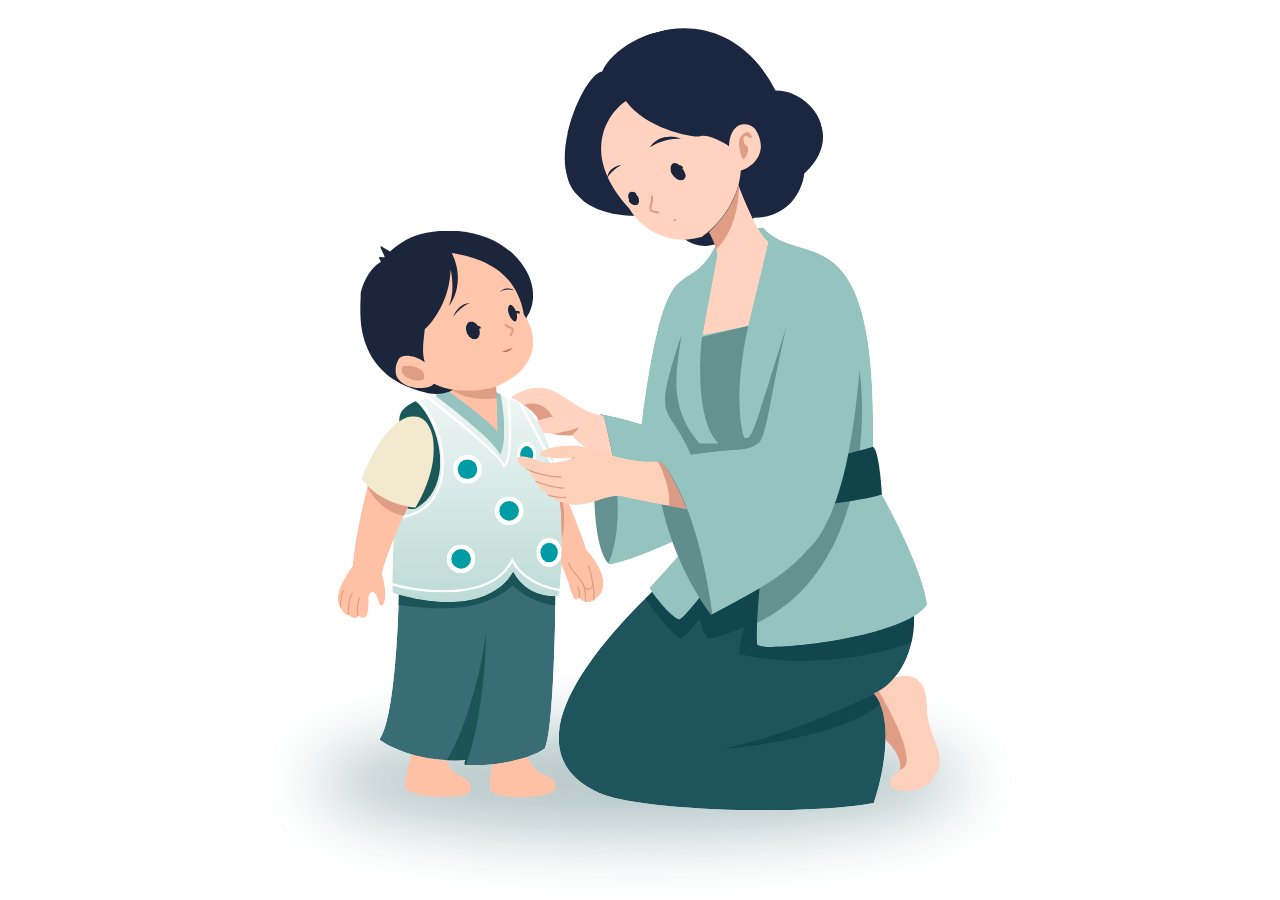
<file: assets/motion/checkECG/index.html>
<!doctype html><html><head><meta charset="utf-8"><meta name="color-scheme" content="light"><meta name="viewport" content="width=device-width,initial-scale=1,maximum-scale=1,user-scalable=no"><meta http-equiv="Content-Security-Policy" content="default-src 'none'; img-src 'self' data:; style-src 'unsafe-inline'; script-src 'unsafe-inline'; connect-src 'none'"><style>
    *{box-sizing:border-box}html,body{color-scheme:light;margin:0;width:100%;height:100%;overflow:hidden;background:transparent;pointer-events:none}img{display:block}#stage{position:absolute;transform-origin:0 0}#art{position:absolute}body.paused *{animation-play-state:paused!important}
    @property --motion-rotate { syntax: '<number>'; initial-value: 0; inherits: false; }
@property --motion-scale-x { syntax: '<number>'; initial-value: 1; inherits: false; }
@property --motion-scale-y { syntax: '<number>'; initial-value: 1; inherits: false; }
@property --motion-translate-x { syntax: '<number>'; initial-value: 0; inherits: false; }
@property --motion-translate-y { syntax: '<number>'; initial-value: 0; inherits: false; }
[data-motion-for="5434:152311"]{--motion-origin-x: 50; --motion-origin-y: 50; --motion-rotate: 0; transform: var(--motion-layout-transform, translate(0px)) translate(calc(var(--motion-origin-x, 0) * 1%), calc(var(--motion-origin-y, 0) * 1%)) var(--motion-design-transform-inverse, matrix(1, 0, 0, 1, 0, 0)) rotate(calc(var(--motion-rotate, 0) * 1rad)) var(--motion-design-transform, matrix(1, 0, 0, 1, 0, 0)) translate(calc(var(--motion-origin-x, 0) * -1%), calc(var(--motion-origin-y, 0) * -1%)); transform-origin: 0 0; animation: kf_5434_152311_--motion-rotate_0 2s linear; animation-iteration-count: infinite; }
@keyframes kf_5434_152311_--motion-rotate_0 { 0% { animation-timing-function: cubic-bezier(0.5, 0, 0.5, 1); --motion-rotate: 0; } 30.6% { animation-timing-function: cubic-bezier(0.5, 0, 0.5, 1); --motion-rotate: 0.070381; } 62.482% { --motion-rotate: 0; } 100% { --motion-rotate: 0; } }
[data-node-id="5434:152331"]{animation: kf_5434_152331_background-color_0 2s linear; animation-iteration-count: infinite; }
@keyframes kf_5434_152331_background-color_0 { 0% { opacity: 1; } 7.132% { animation-timing-function: cubic-bezier(0.5, 0, 0.5, 1); opacity: 1; } 10.616% { opacity: 0; } 25.341% { animation-timing-function: cubic-bezier(0.5, 0, 0.5, 1); opacity: 0; } 28.429% { opacity: 1; } 100% { opacity: 1; } }
[data-node-id="5434:152343"]{animation: kf_5434_152343_opacity_0 2s linear; animation-iteration-count: infinite; }
@keyframes kf_5434_152343_opacity_0 { 0% { opacity: 0; } 28.35% { animation-timing-function: cubic-bezier(0.5, 0, 0.5, 1); opacity: 0; } 30.45% { opacity: 1; } 89.5% { animation-timing-function: cubic-bezier(0.5, 0, 0.5, 1); opacity: 1; } 100% { opacity: 0; } }
[data-node-id="5434:152352"]{--motion-origin-x: 50; --motion-origin-y: 50; --motion-rotate: 0; --motion-translate-x: 0; --motion-translate-y: 0; transform: var(--motion-layout-transform, translate(0px)) translate(calc(var(--motion-origin-x, 0) * 1%), calc(var(--motion-origin-y, 0) * 1%)) var(--motion-design-transform-inverse, matrix(1, 0, 0, 1, 0, 0)) translate(calc(var(--motion-translate-x, 0) * 1px), calc(var(--motion-translate-y, 0) * 1px)) rotate(calc(var(--motion-rotate, 0) * 1rad)) var(--motion-design-transform, matrix(1, 0, 0, 1, 0, 0)) translate(calc(var(--motion-origin-x, 0) * -1%), calc(var(--motion-origin-y, 0) * -1%)); transform-origin: 0 0; animation: kf_5434_152352_--motion-rotate_0 2s linear, kf_5434_152352_--motion-translate-x_0 2s linear, kf_5434_152352_--motion-translate-y_0 2s linear; animation-iteration-count: infinite; }
@keyframes kf_5434_152352_--motion-rotate_0 { 0% { animation-timing-function: cubic-bezier(0.5, 0, 0.5, 1); --motion-rotate: 0; } 41.226% { animation-timing-function: cubic-bezier(0.5, 0, 0.5, 1); --motion-rotate: -0.037042; } 84.498% { --motion-rotate: 0; } 100% { --motion-rotate: 0; } } @keyframes kf_5434_152352_--motion-translate-x_0 { 0% { --motion-translate-x: 0; } 41.226% { --motion-translate-x: 0.278231; } 84.498% { --motion-translate-x: 0; } 100% { --motion-translate-x: 0; } } @keyframes kf_5434_152352_--motion-translate-y_0 { 0% { --motion-translate-y: 0; } 41.226% { --motion-translate-y: 0.866426; } 84.498% { --motion-translate-y: 0; } 100% { --motion-translate-y: 0; } }
[data-motion-for="5434:152366"]{--motion-origin-x: 50; --motion-origin-y: 50; --motion-rotate: 0; --motion-translate-x: 0; --motion-translate-y: 0; transform: var(--motion-layout-transform, translate(0px)) translate(calc(var(--motion-origin-x, 0) * 1%), calc(var(--motion-origin-y, 0) * 1%)) var(--motion-design-transform-inverse, matrix(1, 0, 0, 1, 0, 0)) translate(calc(var(--motion-translate-x, 0) * 1px), calc(var(--motion-translate-y, 0) * 1px)) rotate(calc(var(--motion-rotate, 0) * 1rad)) var(--motion-design-transform, matrix(1, 0, 0, 1, 0, 0)) translate(calc(var(--motion-origin-x, 0) * -1%), calc(var(--motion-origin-y, 0) * -1%)); transform-origin: 0 0; animation: kf_5434_152366_--motion-rotate_0 2s linear, kf_5434_152366_--motion-translate-x_0 2s linear, kf_5434_152366_--motion-translate-y_0 2s linear; animation-iteration-count: infinite; }
@keyframes kf_5434_152366_--motion-rotate_0 { 0% { animation-timing-function: cubic-bezier(0.5, 0, 0.5, 1); --motion-rotate: 0; } 37.9% { animation-timing-function: cubic-bezier(0.5, 0, 0.5, 1); --motion-rotate: 0.0587; } 79.95% { --motion-rotate: 0; } 100% { --motion-rotate: 0; } } @keyframes kf_5434_152366_--motion-translate-x_0 { 0% { --motion-translate-x: 0; } 37.9% { --motion-translate-x: -2.419251; } 79.95% { --motion-translate-x: 0; } 100% { --motion-translate-x: 0; } } @keyframes kf_5434_152366_--motion-translate-y_0 { 0% { --motion-translate-y: 0; } 37.9% { --motion-translate-y: -0.031696; } 79.95% { --motion-translate-y: 0; } 100% { --motion-translate-y: 0; } }
[data-motion-for="5434:152391"]{animation: kf_5434_152391_background-color_0 2s linear; animation-iteration-count: infinite; }
@keyframes kf_5434_152391_background-color_0 { 0% { opacity: 1; } 70.206% { animation-timing-function: cubic-bezier(0.5, 0, 0.5, 1); opacity: 1; } 75.2% { opacity: 0; } 95.809% { animation-timing-function: cubic-bezier(0.5, 0, 0.5, 1); opacity: 0; } 100% { opacity: 1; } }
[data-motion-for="5434:152399"]{--motion-origin-x: 50; --motion-origin-y: 50; --motion-scale-x: 0.2; --motion-scale-y: 0.2; transform: var(--motion-layout-transform, translate(0px)) translate(calc(var(--motion-origin-x, 0) * 1%), calc(var(--motion-origin-y, 0) * 1%)) var(--motion-design-transform-inverse, matrix(1, 0, 0, 1, 0, 0)) scale(var(--motion-scale-x, 1), var(--motion-scale-y, 1)) var(--motion-design-transform, matrix(1, 0, 0, 1, 0, 0)) translate(calc(var(--motion-origin-x, 0) * -1%), calc(var(--motion-origin-y, 0) * -1%)); transform-origin: 0 0; animation: kf_5434_152399_--motion-scale-x_0 2s linear, kf_5434_152399_--motion-scale-y_0 2s linear; animation-iteration-count: infinite; }
@keyframes kf_5434_152399_--motion-scale-x_0 { 0% { --motion-scale-x: 0.2; } 6.397% { animation-timing-function: cubic-bezier(0.5, 0, 0.5, 1); --motion-scale-x: 0.2; } 33.071% { --motion-scale-x: 1; } 92.54% { animation-timing-function: cubic-bezier(0.5, 0, 0.5, 1); --motion-scale-x: 1; } 100% { --motion-scale-x: 0.2; } } @keyframes kf_5434_152399_--motion-scale-y_0 { 0% { --motion-scale-y: 0.2; } 6.397% { animation-timing-function: cubic-bezier(0.5, 0, 0.5, 1); --motion-scale-y: 0.2; } 33.071% { --motion-scale-y: 1; } 92.54% { animation-timing-function: cubic-bezier(0.5, 0, 0.5, 1); --motion-scale-y: 1; } 100% { --motion-scale-y: 0.2; } }</style></head><body class="paused"><div id="stage"><div id="art"><div data-node-id="5434:152241" data-name="Check ECG" style="position:relative;width:100%;height:100%">
      <div data-node-id="5434:152242" data-name="Mom and Child" style="position:absolute;display:contents;left:0;top:0">
        <div data-node-id="5434:152243" data-name="shadow" style="position:absolute;height:34px;left:0;top:227px;width:202.735px">
          <div style="position:absolute;inset:-58.82% -9.87%">
            <img alt="" src="b076f.svg" style="display:block;max-width:none;width:100%;height:100%">
          </div>
        </div>
        <div data-node-id="5434:152244" data-name="mom&child" style="position:absolute;display:contents;left:13.86px;top:0">
          <div data-node-id="5434:152245" data-name="mom_leg" style="position:absolute;height:36.157px;left:171.95px;top:210.85px;width:22.738px">
            <img alt="" src="f23dc.svg" style="position:absolute;display:block;inset:0;max-width:none;width:100%;height:100%">
          </div>
          <div data-node-id="5434:152249" data-name="mom_skirt" style="position:absolute;height:96.994px;left:76.34px;top:155.59px;width:110.957px">
            <img alt="" src="c6ddf.svg" style="position:absolute;display:block;inset:0;max-width:none;width:100%;height:100%">
          </div>
          <div data-node-id="5434:152253" data-name="mom_shirt" style="position:absolute;height:130.733px;left:87.3px;top:71.26px;width:103.784px">
            <img alt="" src="980fa.svg" style="position:absolute;display:block;inset:0;max-width:none;width:100%;height:100%">
          </div>
          <div data-node-id="5434:152259" data-name="mom_hand" style="position:absolute;height:21.422px;left:60.53px;top:121.09px;width:32.685px">
            <img alt="" src="ec5ba.svg" style="position:absolute;display:block;inset:0;max-width:none;width:100%;height:100%">
          </div>
          <div data-node-id="5434:152263" style="position:absolute;display:flex;height:113.084px;align-items:center;justify-content:center;left:69.8px;top:0;width:101.416px">
            <div style="flex:none;transform:rotate(-14.01deg) skewX(-0.3deg)">
              <div data-name="mom_head" style="height:96.21px;position:relative;width:81.012px">
                <img alt="" src="e1e39.svg" style="position:absolute;display:block;inset:0;max-width:none;width:100%;height:100%">
              </div>
            </div>
          </div>
          <div data-node-id="5434:152271" data-name="child_hand" style="position:absolute;height:42.932px;left:74.2px;top:145.44px;width:15.73px">
            <img alt="" src="6e489.svg" style="position:absolute;display:block;inset:0;max-width:none;width:100%;height:100%">
          </div>
          <div data-node-id="5434:152275" data-name="child_legs" style="position:absolute;height:15.415px;left:28.46px;top:233.33px;width:46.864px">
            <img alt="" src="da9e4.svg" style="position:absolute;display:block;inset:0;max-width:none;width:100%;height:100%">
          </div>
          <div data-node-id="5434:152276" data-name="child_dress" style="position:absolute;height:66.404px;left:19.99px;top:172.86px;width:54.596px">
            <img alt="" src="c0381.svg" style="position:absolute;display:block;inset:0;max-width:none;width:100%;height:100%">
          </div>
          <div data-node-id="5434:152280" data-name="child_vest" style="position:absolute;display:contents;left:23.92px;top:121.06px">
            <div data-node-id="5434:152282" data-name="child_vest" style="position:absolute;height:66.591px;left:23.92px;mask-mode:alpha;mask-composite:intersect;mask-clip:no-clip;mask-repeat:no-repeat;mask-size:53.079px 66.591px;top:121.06px;width:53.079px;mask-image:url(&quot;[data-uri]&quot;)">
              <img alt="" src="9fbae.svg" style="position:absolute;display:block;inset:0;max-width:none;width:100%;height:100%">
            </div>
            <div data-node-id="5434:152283" data-name="shirt_inside" style="position:absolute;height:23.156px;left:36.43px;mask-mode:alpha;mask-composite:intersect;mask-clip:no-clip;mask-repeat:no-repeat;mask-position:-12.505px 2.649px;mask-size:53.079px 66.591px;top:118.41px;width:23.019px;mask-image:url(&quot;[data-uri]&quot;)">
              <img alt="" src="bdff2.svg" style="position:absolute;display:block;inset:0;max-width:none;width:100%;height:100%">
            </div>
            <div data-node-id="5434:152284" style="position:absolute;height:61.707px;left:22.55px;mask-mode:alpha;mask-composite:intersect;mask-clip:no-clip;mask-repeat:no-repeat;mask-position:1.373px -1.488px;mask-size:53.079px 66.591px;top:122.54px;width:59.526px;mask-image:url(&quot;[data-uri]&quot;)">
              <div style="position:absolute;inset:-0.6% -0.62%">
                <img alt="" src="d8686.svg" style="display:block;max-width:none;width:100%;height:100%">
              </div>
            </div>
            <div data-node-id="5434:152285" data-name="electrodes" style="position:absolute;display:contents;left:40.63px;top:137.87px">
              <div data-node-id="5434:152286" data-name="electrode" style="position:absolute;height:9.232px;left:40.63px;mask-mode:alpha;mask-composite:intersect;mask-clip:no-clip;mask-repeat:no-repeat;mask-position:-16.704px -48.57px;mask-size:53.079px 66.591px;top:169.63px;width:9.13px;mask-image:url(&quot;[data-uri]&quot;)">
                <img alt="" src="9a10b.svg" style="position:absolute;display:block;inset:0;max-width:none;width:100%;height:100%">
              </div>
              <div data-node-id="5434:152289" data-name="electrode" style="position:absolute;height:9.232px;left:56.33px;mask-mode:alpha;mask-composite:intersect;mask-clip:no-clip;mask-repeat:no-repeat;mask-position:-32.407px -33.8px;mask-size:53.079px 66.591px;top:154.86px;width:9.13px;mask-image:url(&quot;[data-uri]&quot;)">
                <img alt="" src="ad5a7.svg" style="position:absolute;display:block;inset:0;max-width:none;width:100%;height:100%">
              </div>
              <div data-node-id="5434:152292" data-name="electrode" style="position:absolute;height:9.232px;left:68.75px;mask-mode:alpha;mask-composite:intersect;mask-clip:no-clip;mask-repeat:no-repeat;mask-position:-44.824px -47.094px;mask-size:53.079px 66.591px;top:168.15px;width:8.034px;mask-image:url(&quot;[data-uri]&quot;)">
                <img alt="" src="10c24.svg" style="position:absolute;display:block;inset:0;max-width:none;width:100%;height:100%">
              </div>
              <div data-node-id="5434:152295" data-name="electrode" style="position:absolute;height:9.232px;left:43.18px;mask-mode:alpha;mask-composite:intersect;mask-clip:no-clip;mask-repeat:no-repeat;mask-position:-19.261px -20.875px;mask-size:53.079px 66.591px;top:141.93px;width:9.13px;mask-image:url(&quot;[data-uri]&quot;)">
                <img alt="" src="12332.svg" style="position:absolute;display:block;inset:0;max-width:none;width:100%;height:100%">
              </div>
              <div data-node-id="5434:152298" data-name="electrode" style="position:absolute;height:7.755px;left:63.27px;mask-mode:alpha;mask-composite:intersect;mask-clip:no-clip;mask-repeat:no-repeat;mask-position:-39.347px -16.813px;mask-size:53.079px 66.591px;top:137.87px;width:6.208px;mask-image:url(&quot;[data-uri]&quot;)">
                <img alt="" src="35f4a.svg" style="position:absolute;display:block;inset:0;max-width:none;width:100%;height:100%">
              </div>
            </div>
            <div data-node-id="5434:152301" data-name="shadow" style="position:absolute;height:34.304px;left:19.55px;mask-mode:alpha;mask-composite:intersect;mask-clip:no-clip;mask-repeat:no-repeat;mask-position:4.369px -3.336px;mask-size:53.079px 66.591px;top:124.39px;width:19.142px;mask-image:url(&quot;[data-uri]&quot;)">
              <img alt="" src="93c0a.svg" style="position:absolute;display:block;inset:0;max-width:none;width:100%;height:100%">
            </div>
          </div>
          <div data-node-id="5434:152302" data-name="child_top" style="position:absolute;display:contents;left:13.86px;top:71.58px">
            <div data-node-id="5434:152303" data-name="child_neck" style="position:absolute;height:17.668px;left:40.63px;top:117.8px;width:16.068px">
              <img alt="" src="a7848.svg" style="position:absolute;display:block;inset:0;max-width:none;width:100%;height:100%">
            </div>
            <div data-node-id="5434:152311" style="position:absolute;height:51.426753997802734px;left:13.86px;overflow:visible;top:71.58px;width:54.61232376098633px">
              <div data-motion-for="5434:152311" data-name="child_head" style="position:relative;width:100%;height:100%;--motion-design-transform:initial;--motion-design-transform-inverse:initial;--motion-layout-transform:translate(0px)">
                <div data-node-id="5434:152312" data-name="child_hair" style="position:absolute;height:51.427px;left:0;top:0;width:54.207px">
                  <img alt="" src="877d6.svg" style="position:absolute;display:block;inset:0;max-width:none;width:100%;height:100%">
                </div>
                <div data-node-id="5434:152313" data-name="child_face" style="position:absolute;height:42.794px;left:10.72px;top:7.48px;width:43.894px">
                  <img alt="" src="09f02.svg" style="position:absolute;display:block;inset:0;max-width:none;width:100%;height:100%">
                </div>
                <div data-node-id="5434:152314" style="position:absolute;display:flex;height:5.364px;align-items:center;justify-content:center;left:12.77px;top:42.08px;width:7.537px">
                  <div style="flex:none;transform:rotate(-4.19deg) skewX(-0.09deg)">
                    <div data-name="child_ear" style="height:4.85px;position:relative;width:7.21px">
                      <img alt="" src="44710.svg" style="position:absolute;display:block;inset:0;max-width:none;width:100%;height:100%">
                    </div>
                  </div>
                </div>
                <div data-node-id="5434:152315" data-name="child_facial_features" style="position:absolute;display:contents;left:28.95px;top:18px">
                  <div data-node-id="5434:152316" data-name="child_eyesbrown" style="position:absolute;height:9.496px;left:28.95px;top:18px;width:19.044px">
                    <img alt="" src="fa826.svg" style="position:absolute;display:block;inset:0;max-width:none;width:100%;height:100%">
                  </div>
                  <div data-node-id="5434:152317" data-name="child_eye" style="position:absolute;display:contents;left:33.59px;top:23.15px">
                    <div data-node-id="5434:152318" data-name="eyes_blink" style="position:absolute;display:contents;left:33.59px;top:23.15px">
                      <div data-node-id="5434:152322" data-name="Union" style="position:absolute;height:10.816px;left:33.59px;mask-mode:alpha;mask-composite:intersect;mask-clip:no-clip;mask-repeat:no-repeat;mask-size:16.473px 10.815px;top:23.15px;width:16.473px;mask-image:url(&quot;[data-uri]&quot;)">
                        <img alt="" src="6264c.svg" style="position:absolute;display:block;inset:0;max-width:none;width:100%;height:100%">
                      </div>
                      <div data-node-id="5434:152325" data-name="eye_close" style="position:absolute;height:6.31px;left:34.47px;mask-mode:alpha;mask-composite:intersect;mask-clip:no-clip;mask-repeat:no-repeat;mask-position:-0.886px -2.658px;mask-size:16.473px 10.815px;top:25.81px;width:14.854px;mask-image:url(&quot;[data-uri]&quot;)">
                        <div style="position:absolute;inset:-6.1% -2.59%">
                          <img alt="" src="3515c.svg" style="display:block;max-width:none;width:100%;height:100%">
                        </div>
                      </div>
                      <div data-node-id="5434:152331" data-name="Union" style="position:absolute;height:10.814px;left:33.59px;mask-mode:alpha;mask-composite:intersect;mask-clip:no-clip;mask-repeat:no-repeat;mask-size:16.473px 10.815px;top:23.15px;width:16.473px;mask-image:url(&quot;[data-uri]&quot;);--motion-design-transform:initial;--motion-design-transform-inverse:initial;--motion-layout-transform:translate(0px)">
                        <img alt="" src="0c3fc.svg" style="position:absolute;display:block;inset:0;max-width:none;width:100%;height:100%">
                      </div>
                    </div>
                  </div>
                  <div data-node-id="5434:152334" data-name="child_nose" style="position:absolute;height:3.466px;left:45.14px;top:29.62px;width:2.599px">
                    <div style="position:absolute;inset:-11.11% -14.82%">
                      <img alt="" src="cc6f7.svg" style="display:block;max-width:none;width:100%;height:100%">
                    </div>
                  </div>
                  <div data-node-id="5434:152335" data-name="child_mouth" style="position:absolute;display:contents;left:42.85px;top:36.35px">
                    <div data-node-id="5434:152337" data-name="child_mouth" style="position:absolute;height:2.41px;left:42.85px;mask-mode:alpha;mask-composite:intersect;mask-clip:no-clip;mask-repeat:no-repeat;mask-size:5.718px 3.898px;top:36.35px;width:5.713px;mask-image:url(&quot;[data-uri]&quot;)">
                      <img alt="" src="cc496.svg" style="position:absolute;display:block;inset:0;max-width:none;width:100%;height:100%">
                    </div>
                    <div data-node-id="5434:152343" data-name="child_mouth" style="position:absolute;height:3.898px;left:42.85px;mask-mode:alpha;mask-composite:intersect;mask-clip:no-clip;mask-repeat:no-repeat;mask-size:5.718px 3.898px;top:36.35px;width:5.718px;mask-image:url(&quot;[data-uri]&quot;);--motion-design-transform:initial;--motion-design-transform-inverse:initial;--motion-layout-transform:translate(0px)">
                      <img alt="" src="a07cc.svg" style="position:absolute;display:block;inset:0;max-width:none;width:100%;height:100%">
                    </div>
                  </div>
                </div>
              </div>
            </div>
          </div>
        </div>
        <div data-node-id="5434:152352" data-name="child_hand_moving" style="position:absolute;height:62.505px;left:6.79px;top:129.93px;width:29.652px;--motion-design-transform:initial;--motion-design-transform-inverse:initial;--motion-layout-transform:translate(0px)">
          <img alt="" src="2e09b.svg" style="position:absolute;display:block;inset:0;max-width:none;width:100%;height:100%">
        </div>
        <div data-node-id="5434:152366" style="position:absolute;height:54.040653228759766px;left:63.45px;overflow:visible;top:138.48px;width:94.74691772460938px">
          <div data-motion-for="5434:152366" data-name="mom_hand_moving" style="position:relative;width:100%;height:100%;--motion-design-transform:initial;--motion-design-transform-inverse:initial;--motion-layout-transform:translate(0px)">
            <div data-node-id="5434:152367" data-name="mom_hand_moving" style="position:absolute;height:54.041px;left:44.2px;top:0;width:50.546px">
              <img alt="" src="87df4.svg" style="position:absolute;display:block;inset:0;max-width:none;width:100%;height:100%">
            </div>
            <div data-node-id="5434:152371" data-name="mom_hand" style="position:absolute;height:20.042px;left:0;top:0.58px;width:53.138px">
              <img alt="" src="86a1d.svg" style="position:absolute;display:block;inset:0;max-width:none;width:100%;height:100%">
            </div>
          </div>
        </div>
        <div data-node-id="5434:152375" data-name="mom_facial_features" style="position:absolute;display:contents;height:31.252px;left:89.74px;top:42.13px;width:29.536px">
          <div data-node-id="5434:152376" style="position:absolute;display:flex;height:13.957px;align-items:center;justify-content:center;left:89.74px;top:42.13px;width:26.583px">
            <div style="flex:none;transform:rotate(-9.9deg) skewX(-0.21deg)">
              <div data-name="mom_eyebrown" style="height:9.742px;position:relative;width:25.321px">
                <img alt="" src="18063.svg" style="position:absolute;display:block;inset:0;max-width:none;width:100%;height:100%">
              </div>
            </div>
          </div>
          <div data-node-id="5434:152377" data-name="mom_eyes" style="position:absolute;display:contents;height:15.131px;left:95.25px;top:49.43px;width:21.794px">
            <div data-node-id="5434:152381" style="position:absolute;display:flex;height:15.13px;align-items:center;justify-content:center;left:95.25px;top:49.43px;width:21.794px">
              <div style="flex:none;transform:rotate(-9.9deg) skewX(-0.21deg)">
                <div data-name="Union" style="height:11.843px;mask-mode:alpha;mask-composite:intersect;mask-clip:no-clip;mask-repeat:no-repeat;mask-position:1.177px 0.538px;mask-size:19.438px 14.082px;position:relative;width:20.101px;mask-image:url(&quot;[data-uri]&quot;)">
                  <img alt="" src="a04d8.svg" style="position:absolute;display:block;inset:0;max-width:none;width:100%;height:100%">
                </div>
              </div>
            </div>
            <div data-node-id="5434:152384" style="position:absolute;display:flex;height:10.216px;align-items:center;justify-content:center;left:96.67px;top:51.92px;width:19.251px">
              <div style="flex:none;transform:rotate(-9.9deg) skewX(-0.21deg)">
                <div data-name="eye_close" style="height:7.168px;mask-mode:alpha;mask-composite:intersect;mask-clip:no-clip;mask-repeat:no-repeat;mask-position:-0.246px -1.95px;mask-size:19.438px 14.082px;position:relative;width:18.317px;mask-image:url(&quot;[data-uri]&quot;)">
                  <div style="position:absolute;inset:-5.06% -1.98%">
                    <img alt="" src="36f16.svg" style="display:block;max-width:none;width:100%;height:100%">
                  </div>
                </div>
              </div>
            </div>
            <div data-node-id="5434:152391" style="position:absolute;display:flex;height:15.131px;align-items:center;justify-content:center;left:95.25px;top:49.43px;width:21.794px">
              <div style="flex:none;transform:matrix(0.985105215569785, -0.1719527448252491, 0.16828185516068814, 0.9857388757403709, 0, 0)">
                <div style="mask-mode:alpha;mask-composite:intersect;mask-clip:no-clip;mask-repeat:no-repeat;mask-position:1.177px 0.538px;mask-size:19.438px 14.082px;mask-image:url(&quot;[data-uri]&quot;)">
                  <div data-motion-for="5434:152391" data-name="eye_open" style="height:11.843px;position:relative;width:20.101px;--motion-design-transform:initial;--motion-design-transform-inverse:initial;--motion-layout-transform:translate(0px)">
                    <img alt="" src="ed2e5.svg" style="position:absolute;display:block;inset:0;max-width:none;width:100%;height:100%">
                  </div>
                </div>
              </div>
            </div>
          </div>
          <div data-node-id="5434:152399" style="position:absolute;display:flex;height:4.454px;align-items:center;justify-content:center;left:108.62px;top:66.33px;width:6.939px">
            <div style="flex:none;transform:matrix(0.985105215886515, -0.17195274296995075, 0.16828185725663047, 0.9857388753745185, 0, 0)">
              <div data-motion-for="5434:152399" data-name="mom_mouth" style="height:3.39px;position:relative;width:6.465px;--motion-design-transform:initial;--motion-design-transform-inverse:initial;--motion-layout-transform:translate(0px)">
                <img alt="" src="a6089.svg" style="position:absolute;display:block;inset:0;max-width:none;width:100%;height:100%">
              </div>
            </div>
          </div>
          <div data-node-id="5434:152400" style="position:absolute;display:flex;height:5.799px;align-items:center;justify-content:center;left:103.75px;top:60.86px;width:3.392px">
            <div style="flex:none;transform:rotate(-9.9deg) skewX(-0.21deg)">
              <div data-name="mom_nose" style="height:5.444px;position:relative;width:2.513px">
                <div style="position:absolute;inset:-6.67% -14.45%">
                  <img alt="" src="90636.svg" style="display:block;max-width:none;width:100%;height:100%">
                </div>
              </div>
            </div>
          </div>
        </div>
      </div>
    </div></div></div><script>
    const stage=document.getElementById('stage'),art=document.getElementById('art');
    stage.style.width='242.734802px';stage.style.height='281px';art.style.cssText='width:202.734802px;height:261px;left:20px;top:0px';
    function fit(){const s=Math.min(innerWidth/242.734802,innerHeight/281);stage.style.transform=`translate(${(innerWidth-242.734802*s)/2}px,${(innerHeight-281*s)/2}px) scale(${s})`;}
    addEventListener('resize',fit);fit();
    window.setMotionActive=active=>{document.body.classList.toggle('paused',!active);};
    // Web demo: no native host to call setMotionActive, so start playing on load (stay still only under Reduce Motion, like the app).
    window.setMotionActive(!(window.matchMedia&&matchMedia('(prefers-reduced-motion: reduce)').matches));
    </script></body></html>
</file>
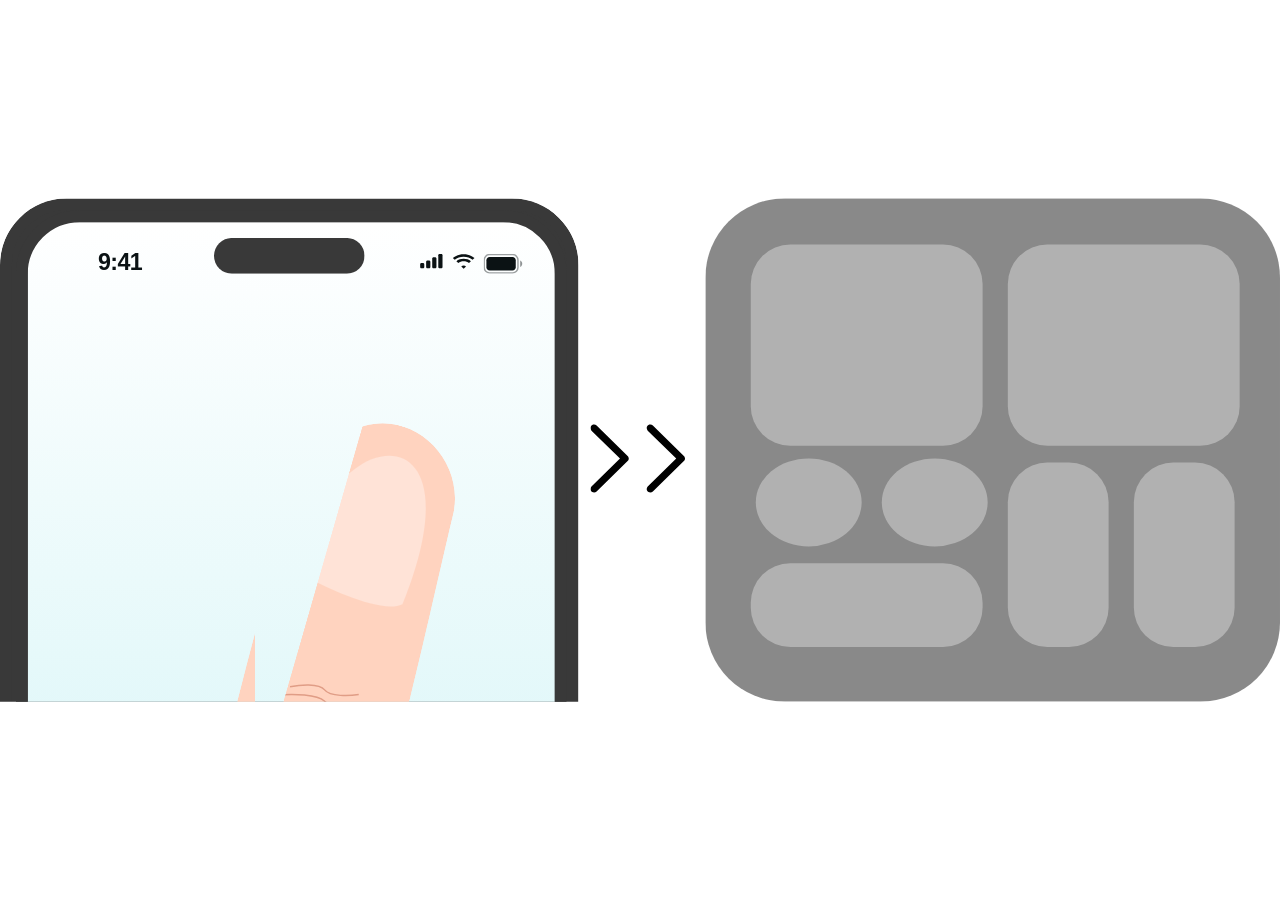
<file: assets/motion/controlCenter/index.html>
<!doctype html><html><head><meta charset="utf-8"><meta name="color-scheme" content="light"><meta name="viewport" content="width=device-width,initial-scale=1,maximum-scale=1,user-scalable=no"><meta http-equiv="Content-Security-Policy" content="default-src 'none'; img-src 'self' data:; style-src 'unsafe-inline'; script-src 'unsafe-inline'; connect-src 'none'"><style>
 *{box-sizing:border-box}html,body{color-scheme:light;margin:0;width:100%;height:100%;overflow:hidden;background:transparent;pointer-events:none;font-family:-apple-system,BlinkMacSystemFont,sans-serif}p{margin:0}img{display:block}#stage{position:absolute;transform-origin:0 0}#art{position:absolute}body.paused *{animation-play-state:paused!important}
 @property --motion-translate-x { syntax: '<number>'; initial-value: 0; inherits: false; }
@property --motion-translate-y { syntax: '<number>'; initial-value: 0; inherits: false; }
[data-motion-for="5434:152142"]{--motion-origin-x: 50; --motion-origin-y: 50; --motion-scale-x: 1; --motion-scale-y: 1; --motion-translate-x: 0; --motion-translate-y: 0; transform: var(--motion-layout-transform, translate(0px)) translate(calc(var(--motion-origin-x, 0) * 1%), calc(var(--motion-origin-y, 0) * 1%)) var(--motion-design-transform-inverse, matrix(1, 0, 0, 1, 0, 0)) translate(calc(var(--motion-translate-x, 0) * 1px), calc(var(--motion-translate-y, 0) * 1px)) scale(var(--motion-scale-x, 1), var(--motion-scale-y, 1)) var(--motion-design-transform, matrix(1, 0, 0, 1, 0, 0)) translate(calc(var(--motion-origin-x, 0) * -1%), calc(var(--motion-origin-y, 0) * -1%)); transform-origin: 0 0; animation: kf_5434_152142_--motion-translate-x_0 2s linear, kf_5434_152142_--motion-translate-y_0 2s linear, kf_5434_152142_height_0 2s linear, kf_5434_152142_width_0 2s linear, kf_5434_152142_background-color_0 2s linear; animation-iteration-count: infinite; }
@keyframes kf_5434_152142_--motion-translate-x_0 { 0% { --motion-translate-x: 0; } 39.18% { --motion-translate-x: -16; } 51.85% { --motion-translate-x: -26.197414; } 51.9% { --motion-translate-x: -31.000017; } 100% { --motion-translate-x: -95; } } @keyframes kf_5434_152142_--motion-translate-y_0 { 0% { --motion-translate-y: 0; } 39.18% { --motion-translate-y: -5; } 51.85% { --motion-translate-y: -3.874265; } 51.9% { --motion-translate-y: -1; } 100% { --motion-translate-y: 0.000001; } } @keyframes kf_5434_152142_height_0 { 0% { height: 7px; } 80.91% { height: 40.982px; } 100% { height: 49px; } } @keyframes kf_5434_152142_width_0 { 0% { width: 28px; } 80.91% { width: 85.335px; } 100% { width: 123px; } } @keyframes kf_5434_152142_background-color_0 { 0% { background-color: rgba(90, 90, 90, 0); } 51.85% { animation-timing-function: cubic-bezier(0.5, 0, 0.5, 1); background-color: rgba(90, 90, 90, 0); } 100% { background-color: rgba(90, 90, 90, 0.8); } }
[data-motion-for="5434:152147"]{--motion-translate-x: -21.99999; --motion-translate-y: 34; transform: var(--motion-layout-transform, translate(0px)) var(--motion-design-transform-inverse, matrix(0.961189, -0.27589, 0.27589, 0.961189, 0, 0)) translate(calc(var(--motion-translate-x, 0) * 1px), calc(var(--motion-translate-y, 0) * 1px)) var(--motion-design-transform, matrix(0.961189, 0.27589, -0.27589, 0.961189, 0, 0)); transform-origin: 0 0; animation: kf_5434_152147_--motion-translate-x_0 2s linear, kf_5434_152147_--motion-translate-y_0 2s linear; animation-iteration-count: infinite; }
@keyframes kf_5434_152147_--motion-translate-x_0 { 0% { --motion-translate-x: -21.99999; } 53.335% { --motion-translate-x: 0; } 100% { --motion-translate-x: -21.99999; } } @keyframes kf_5434_152147_--motion-translate-y_0 { 0% { --motion-translate-y: 34; } 53.335% { --motion-translate-y: 0; } 100% { --motion-translate-y: 34; } }</style></head><body class="paused"><div id="stage"><div id="art"><div data-node-id="5434:152116" data-name="Open control center" style="position:relative;width:100%;height:100%">
      <div data-node-id="5434:152117" data-name="Phone" style="position:absolute;display:contents;left:0;top:0">
        <div data-node-id="5434:152119" data-name="Phone" style="position:absolute;background-color:#393939;border-color:#393939;border-width:3.373px;border-style:solid;height:278px;left:0;mask-mode:alpha;mask-composite:intersect;mask-clip:no-clip;mask-repeat:no-repeat;mask-size:146.366px 278px;border-radius:16.863px;top:0;width:146.366px;mask-image:url(&quot;[data-uri]&quot;)"></div>
        <div data-node-id="5434:152120" data-name="Phone" style="position:absolute;border-color:#393939;border-width:3.21px;border-style:solid;height:271.301px;left:3.75px;mask-mode:alpha;mask-composite:intersect;mask-clip:no-clip;mask-repeat:no-repeat;mask-position:-3.753px -3.349px;mask-size:146.366px 278px;border-radius:16.05px;top:3.35px;width:138.86px;background-image:linear-gradient(to bottom,white,#c2f0f3);mask-image:url(&quot;[data-uri]&quot;)"></div>
        <div data-node-id="5434:152142" style="mask-mode:alpha;mask-composite:intersect;mask-clip:no-clip;mask-repeat:no-repeat;mask-position:0px 0px;mask-size:146.366px 278px;mask-image:url(&quot;[data-uri]&quot;)">
          <div data-motion-for="5434:152142" style="position:absolute;background-color:rgba(90,90,90,0);height:7px;left:110px;border-radius:5px;top:25px;width:28px;--motion-design-transform:initial;--motion-design-transform-inverse:initial;--motion-layout-transform:translate(0px)"></div>
        </div>
        <div data-node-id="5434:152147" style="position:absolute;display:flex;height:137.762px;align-items:center;justify-content:center;left:67px;top:18px;width:77.784px">
          <div style="flex:none;transform:matrix(0.9611890912055969, 0.27589038014411926, -0.27589038014411926, 0.9611890912055969, 0, 0)">
            <div style="mask-mode:alpha;mask-composite:intersect;mask-clip:no-clip;mask-repeat:no-repeat;mask-position:0px 0px;mask-size:146.366px 278px;mask-image:url(&quot;[data-uri]&quot;)">
              <div data-motion-for="5434:152147" data-name="finger" style="height:130.88px;position:relative;width:43.358px;--motion-design-transform:initial;--motion-design-transform-inverse:initial;--motion-layout-transform:translate(0px)">
                <img alt="" src="6c8df.svg" style="position:absolute;display:block;inset:0;max-width:none;width:100%;height:100%">
              </div>
            </div>
          </div>
        </div>
        <div data-node-id="5434:152155" data-name="Phone" style="position:absolute;background-color:white;height:151.594px;left:0;mask-mode:alpha;mask-composite:intersect;mask-clip:no-clip;mask-repeat:no-repeat;mask-position:0px -127.199px;mask-size:146.366px 278px;top:127.2px;width:146.366px;mask-image:url(&quot;[data-uri]&quot;)"></div>
        <div data-node-id="5434:152156" data-name="Container" style="position:absolute;align-content:stretch;display:flex;height:18.672px;align-items:center;justify-content:space-between;left:3px;mask-mode:alpha;mask-composite:intersect;mask-clip:no-clip;mask-repeat:no-repeat;mask-position:-3px -6px;mask-size:146.366px 278px;padding-left:17.98px;padding-right:10.373px;padding-top:2.075px;top:6px;width:139px;mask-image:url(&quot;[data-uri]&quot;)">
          <div data-node-id="5434:152157" data-name="Container" style="align-content:stretch;display:flex;flex-direction:column;align-items:center;position:relative;flex-shrink:0;width:18.672px">
            <div data-node-id="5434:152158" style="overflow-wrap:break-word;display:flex;flex-direction:column;font-family:-apple-system,BlinkMacSystemFont,sans-serif;font-weight:700;justify-content:center;line-height:0;position:relative;flex-shrink:0;color:#0b1214;font-size:5.878px;text-align:center;letter-spacing:-0.1487px;white-space:nowrap;font-variation-settings:&quot;wdth&quot; 100">
              <p style="line-height:7.607px">9:41</p>
            </div>
          </div>
          <div data-node-id="5434:152159" data-name="Container" style="align-content:stretch;display:flex;gap:2.42px;align-items:center;position:relative;flex-shrink:0">
            <div data-node-id="5434:152160" data-name="SVG" style="height:4.149px;position:relative;flex-shrink:0;width:6.224px">
              <img alt="" src="4eb10.svg" style="position:absolute;display:block;inset:0;max-width:none;width:100%;height:100%">
            </div>
            <div data-node-id="5434:152165" data-name="SVG" style="height:4.149px;position:relative;flex-shrink:0;width:5.532px">
              <img alt="" src="3af70.svg" style="position:absolute;display:block;inset:0;max-width:none;width:100%;height:100%">
            </div>
            <div data-node-id="5434:152169" data-name="SVG" style="height:4.495px;position:relative;flex-shrink:0;width:9.336px">
              <img alt="" src="a169e.svg" style="position:absolute;display:block;inset:0;max-width:none;width:100%;height:100%">
            </div>
          </div>
        </div>
        <div data-node-id="5434:152173" style="position:absolute;background-color:#393939;height:8.769px;left:54px;mask-mode:alpha;mask-composite:intersect;mask-clip:no-clip;mask-repeat:no-repeat;mask-position:-54px -10px;mask-size:146.366px 278px;border-radius:10.022px;top:10px;width:38px;mask-image:url(&quot;[data-uri]&quot;)"></div>
      </div>
<img src="chevrons.svg" style="position:absolute;left:149px;top:55px;width:25px;height:22px">
      <div data-node-id="5434:152175" data-name="control_center" style="position:absolute;height:127px;left:178px;top:0;width:145px">
        <img alt="" src="f96a9.svg" style="position:absolute;display:block;inset:0;max-width:none;width:100%;height:100%">
      </div>
    </div></div></div><script>
 const stage=document.getElementById('stage'),art=document.getElementById('art');
 stage.style.width='323px';stage.style.height='127px';art.style.cssText='width:323px;height:127px;left:0px;top:0px;overflow:hidden';
 function fit(){const s=Math.min(innerWidth/323,innerHeight/127);stage.style.transform=`translate(${(innerWidth-323*s)/2}px,${(innerHeight-127*s)/2}px) scale(${s})`;}
 addEventListener('resize',fit);fit();window.setMotionActive=active=>document.body.classList.toggle('paused',!active);
 // Web demo: no native host to call setMotionActive, so start playing on load (stay still only under Reduce Motion, like the app).
 window.setMotionActive(!(window.matchMedia&&matchMedia('(prefers-reduced-motion: reduce)').matches));
 </script></body></html>
</file>
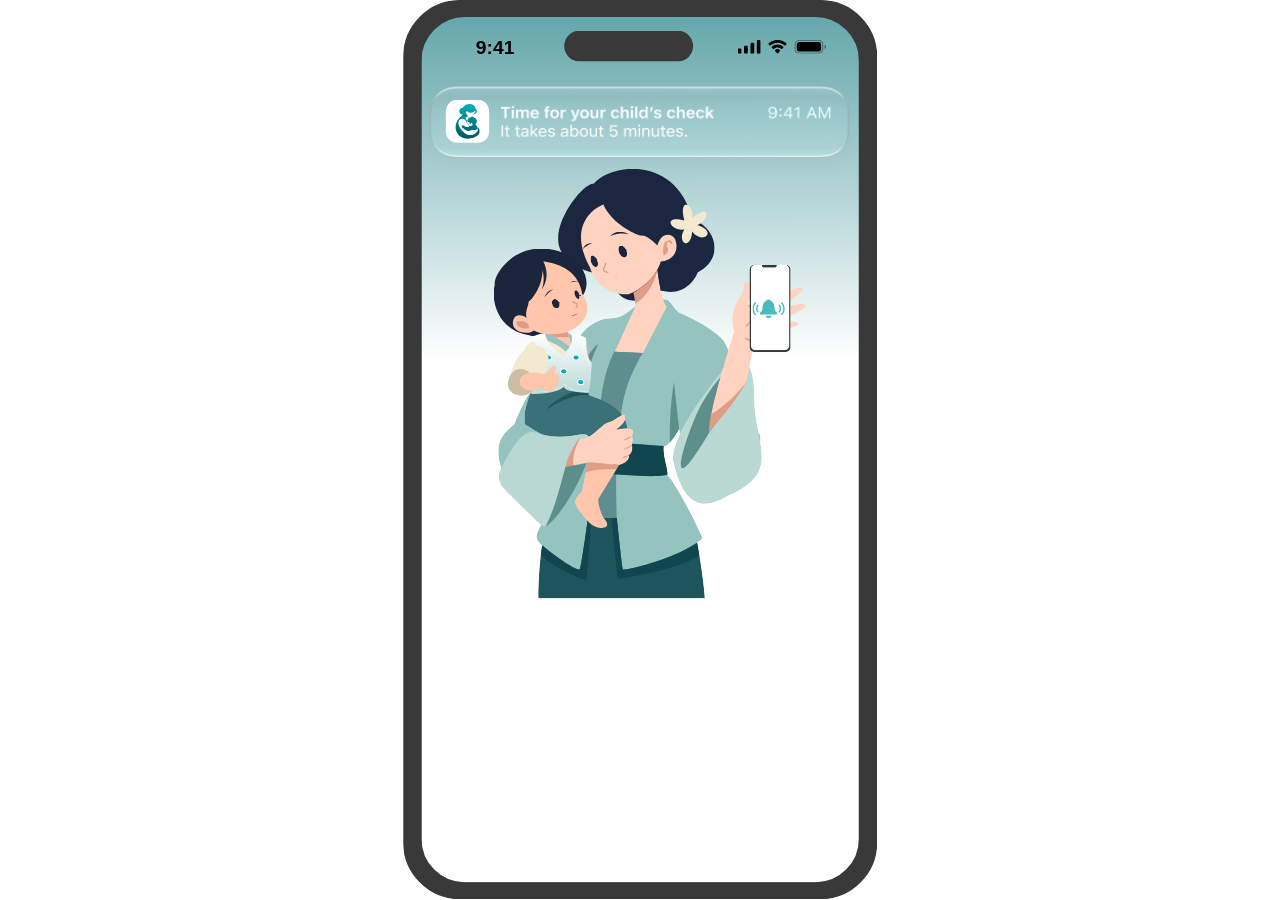
<file: assets/motion/notification/index.html>
<!doctype html><html><head><meta charset="utf-8"><meta name="color-scheme" content="light"><meta name="viewport" content="width=device-width,initial-scale=1,maximum-scale=1,user-scalable=no"><meta http-equiv="Content-Security-Policy" content="default-src 'none'; img-src 'self' data:; style-src 'unsafe-inline'; script-src 'unsafe-inline'; connect-src 'none'"><style>
 *{box-sizing:border-box}html,body{color-scheme:light;margin:0;width:100%;height:100%;overflow:hidden;background:transparent;pointer-events:none;font-family:-apple-system,BlinkMacSystemFont,sans-serif}p{margin:0}img{display:block}#stage{position:absolute;transform-origin:0 0}#art{position:absolute}body.paused *{animation-play-state:paused!important}
 @property --motion-rotate { syntax: '<number>'; initial-value: 0; inherits: false; }
@property --motion-scale-x { syntax: '<number>'; initial-value: 1; inherits: false; }
@property --motion-scale-y { syntax: '<number>'; initial-value: 1; inherits: false; }
@property --motion-translate-x { syntax: '<number>'; initial-value: 0; inherits: false; }
@property --motion-translate-y { syntax: '<number>'; initial-value: 0; inherits: false; }
[data-motion-for="5434:151650"]{--motion-origin-x: 50; --motion-origin-y: 50; --motion-scale-x: 1; --motion-scale-y: 1; --motion-translate-x: 0; --motion-translate-y: 0; transform: var(--motion-layout-transform, translate(0px)) translate(calc(var(--motion-origin-x, 0) * 1%), calc(var(--motion-origin-y, 0) * 1%)) var(--motion-design-transform-inverse, matrix(1, 0, 0, 1, 0, 0)) translate(calc(var(--motion-translate-x, 0) * 1px), calc(var(--motion-translate-y, 0) * 1px)) scale(var(--motion-scale-x, 1), var(--motion-scale-y, 1)) var(--motion-design-transform, matrix(1, 0, 0, 1, 0, 0)) translate(calc(var(--motion-origin-x, 0) * -1%), calc(var(--motion-origin-y, 0) * -1%)); transform-origin: 0 0; animation: kf_5434_151650_--motion-scale-x_0 2s linear, kf_5434_151650_--motion-scale-y_0 2s linear, kf_5434_151650_--motion-translate-x_0 2s linear, kf_5434_151650_--motion-translate-y_0 2s linear; animation-iteration-count: infinite; }
@keyframes kf_5434_151650_--motion-scale-x_0 { 0% { animation-timing-function: cubic-bezier(0.5, 0, 0.5, 1); --motion-scale-x: 1; } 17.879% { animation-timing-function: cubic-bezier(0.5, 0, 0.5, 1); --motion-scale-x: 0.2; } 39.677% { --motion-scale-x: 1; } 100% { --motion-scale-x: 1; } } @keyframes kf_5434_151650_--motion-scale-y_0 { 0% { animation-timing-function: cubic-bezier(0.5, 0, 0.5, 1); --motion-scale-y: 1; } 17.879% { animation-timing-function: cubic-bezier(0.5, 0, 0.5, 1); --motion-scale-y: 0.2; } 39.677% { --motion-scale-y: 1; } 100% { --motion-scale-y: 1; } } @keyframes kf_5434_151650_--motion-translate-x_0 { 0% { --motion-translate-x: 0; } 18.289% { --motion-translate-x: 0.793702; } 40.587% { --motion-translate-x: 0; } 100% { --motion-translate-x: 0; } } @keyframes kf_5434_151650_--motion-translate-y_0 { 0% { --motion-translate-y: 0; } 18.289% { --motion-translate-y: -32.247478; } 40.587% { --motion-translate-y: 0; } 100% { --motion-translate-y: 0; } }
[data-node-id="5434:151735"]{--motion-origin-x: 50; --motion-origin-y: 50; --motion-rotate: 0; transform: var(--motion-layout-transform, translate(0px)) translate(calc(var(--motion-origin-x, 0) * 1%), calc(var(--motion-origin-y, 0) * 1%)) var(--motion-design-transform-inverse, matrix(1, 0, 0, 1, 0, 0)) rotate(calc(var(--motion-rotate, 0) * 1rad)) var(--motion-design-transform, matrix(1, 0, 0, 1, 0, 0)) translate(calc(var(--motion-origin-x, 0) * -1%), calc(var(--motion-origin-y, 0) * -1%)); transform-origin: 0 0; animation: kf_5434_151735_--motion-rotate_0 2s linear; animation-iteration-count: infinite; }
@keyframes kf_5434_151735_--motion-rotate_0 { 0% { animation-timing-function: cubic-bezier(0.5, 0, 0.5, 1); --motion-rotate: 0; } 24.242% { animation-timing-function: cubic-bezier(0.5, 0, 0.5, 1); --motion-rotate: -0.349066; } 53.143% { animation-timing-function: cubic-bezier(0.5, 0, 0.5, 1); --motion-rotate: 0; } 78.676% { animation-timing-function: cubic-bezier(0.5, 0, 0.5, 1); --motion-rotate: -0.261799; } 100% { --motion-rotate: 0; } }
[data-motion-for="5434:151748"]{--motion-origin-x: 50; --motion-origin-y: 50; --motion-rotate: 0; --motion-translate-x: -3.638953; --motion-translate-y: 0.049092; transform: var(--motion-layout-transform, translate(0px)) translate(calc(var(--motion-origin-x, 0) * 1%), calc(var(--motion-origin-y, 0) * 1%)) var(--motion-design-transform-inverse, matrix(0.929358, -0.369179, 0.369179, 0.929358, 0, 0)) translate(calc(var(--motion-translate-x, 0) * 1px), calc(var(--motion-translate-y, 0) * 1px)) rotate(calc(var(--motion-rotate, 0) * 1rad)) var(--motion-design-transform, matrix(0.929358, 0.369179, -0.369179, 0.929358, 0, 0)) translate(calc(var(--motion-origin-x, 0) * -1%), calc(var(--motion-origin-y, 0) * -1%)); transform-origin: 0 0; animation: kf_5434_151748_--motion-rotate_0 2s linear; animation-iteration-count: infinite; }
@keyframes kf_5434_151748_--motion-rotate_0 { 0% { animation-timing-function: cubic-bezier(0.5, 0, 0.5, 1); --motion-rotate: 0; } 22.087% { animation-timing-function: cubic-bezier(0.5, 0, 0.5, 1); --motion-rotate: -0.234052; } 48.936% { animation-timing-function: cubic-bezier(0.5, 0, 0.5, 1); --motion-rotate: -0.128673; } 70.213% { animation-timing-function: cubic-bezier(0.5, 0, 0.5, 1); --motion-rotate: -0.215534; } 100% { --motion-rotate: 0; } }
[data-node-id="5434:151779"]{animation: kf_5434_151779_background-color_0 2s linear; animation-iteration-count: infinite; }
@keyframes kf_5434_151779_background-color_0 { 0% { opacity: 1; } 7.132% { animation-timing-function: cubic-bezier(0.5, 0, 0.5, 1); opacity: 1; } 10.616% { opacity: 0; } 25.341% { animation-timing-function: cubic-bezier(0.5, 0, 0.5, 1); opacity: 0; } 28.429% { opacity: 1; } 100% { opacity: 1; } }
[data-node-id="5434:151791"]{animation: kf_5434_151791_opacity_0 2s linear; animation-iteration-count: infinite; }
@keyframes kf_5434_151791_opacity_0 { 0% { opacity: 0; } 28.35% { animation-timing-function: cubic-bezier(0.5, 0, 0.5, 1); opacity: 0; } 30.45% { opacity: 1; } 89.5% { animation-timing-function: cubic-bezier(0.5, 0, 0.5, 1); opacity: 1; } 100% { opacity: 0; } }
[data-node-id="5434:151808"]{animation: kf_5434_151808_background-color_0 2s linear; animation-iteration-count: infinite; }
@keyframes kf_5434_151808_background-color_0 { 0% { opacity: 1; } 70.206% { animation-timing-function: cubic-bezier(0.5, 0, 0.5, 1); opacity: 1; } 75.2% { opacity: 0; } 95.809% { animation-timing-function: cubic-bezier(0.5, 0, 0.5, 1); opacity: 0; } 100% { opacity: 1; } }
[data-node-id="5434:151816"]{--motion-origin-x: 50; --motion-origin-y: 50; --motion-scale-x: 0.2; --motion-scale-y: 0.2; transform: var(--motion-layout-transform, translate(0px)) translate(calc(var(--motion-origin-x, 0) * 1%), calc(var(--motion-origin-y, 0) * 1%)) var(--motion-design-transform-inverse, matrix(1, 0, 0, 1, 0, 0)) scale(var(--motion-scale-x, 1), var(--motion-scale-y, 1)) var(--motion-design-transform, matrix(1, 0, 0, 1, 0, 0)) translate(calc(var(--motion-origin-x, 0) * -1%), calc(var(--motion-origin-y, 0) * -1%)); transform-origin: 0 0; animation: kf_5434_151816_--motion-scale-x_0 2s linear, kf_5434_151816_--motion-scale-y_0 2s linear; animation-iteration-count: infinite; }
@keyframes kf_5434_151816_--motion-scale-x_0 { 0% { --motion-scale-x: 0.2; } 6.397% { animation-timing-function: cubic-bezier(0.5, 0, 0.5, 1); --motion-scale-x: 0.2; } 33.071% { --motion-scale-x: 1; } 92.54% { animation-timing-function: cubic-bezier(0.5, 0, 0.5, 1); --motion-scale-x: 1; } 100% { --motion-scale-x: 0.2; } } @keyframes kf_5434_151816_--motion-scale-y_0 { 0% { --motion-scale-y: 0.2; } 6.397% { animation-timing-function: cubic-bezier(0.5, 0, 0.5, 1); --motion-scale-y: 0.2; } 33.071% { --motion-scale-y: 1; } 92.54% { animation-timing-function: cubic-bezier(0.5, 0, 0.5, 1); --motion-scale-y: 1; } 100% { --motion-scale-y: 0.2; } }</style></head><body class="paused"><div id="stage"><div id="art"><div data-node-id="5434:151635" data-name="Notification" style="position:relative;width:100%;height:100%">
      <div data-node-id="5434:151636" data-name="Phone" style="position:absolute;display:contents;left:50%;top:0;transform:translateX(-50%)">
        <div data-node-id="5434:151638" data-name="Phone" style="position:absolute;background-color:#393939;border-color:#393939;border-width:7.115px;border-style:solid;height:586.462px;left:0;mask-mode:alpha;mask-composite:intersect;mask-clip:no-clip;mask-repeat:no-repeat;mask-size:308.771px 586.462px;border-radius:37.091px;top:0;width:308.771px;mask-image:url(&quot;[data-uri]&quot;)"></div>
        <div data-node-id="5434:151639" data-name="Phone" style="position:absolute;border-color:#393939;border-width:4.636px;border-style:solid;height:572.331px;left:7.92px;mask-mode:alpha;mask-composite:intersect;mask-clip:no-clip;mask-repeat:no-repeat;mask-position:-7.916px -7.064px;mask-size:308.771px 586.462px;border-radius:32.454px;top:7.06px;width:292.936px;background-image:linear-gradient(179.7640890362788deg, rgb(101, 167, 171) 0.10515%, rgb(255, 255, 255) 39.616%);mask-image:url(&quot;[data-uri]&quot;)"></div>
        <div data-node-id="5434:151640" style="position:absolute;background-color:#393939;height:19.473px;left:104.78px;mask-mode:alpha;mask-composite:intersect;mask-clip:no-clip;mask-repeat:no-repeat;mask-position:-104.781px -20.4px;mask-size:308.771px 586.462px;border-radius:22.254px;top:20.4px;width:84.381px;mask-image:url(&quot;[data-uri]&quot;)"></div>
        <div data-node-id="5434:151641" data-name="Status bar - iPhone" style="position:absolute;align-content:stretch;display:flex;gap:113.671px;height:45.764px;align-items:center;justify-content:center;left:5.56px;mask-mode:alpha;mask-composite:intersect;mask-clip:no-clip;mask-repeat:no-repeat;mask-position:-5.563px -6.491px;mask-size:308.771px 586.462px;padding-bottom:14.024px;padding-top:15.501px;padding-left:17.715px;padding-right:17.715px;top:6.49px;width:296.726px;mask-image:url(&quot;[data-uri]&quot;)">
          <div data-node-id="I5434:151641;5465:16808" data-name="Time" style="align-content:stretch;display:flex;flex:1 0 0;height:16.239px;align-items:center;justify-content:center;min-width:1px;padding-top:1.107px;position:relative">
            <p data-node-id="I5434:151641;5465:16809" style="overflow-wrap:break-word;font-family:-apple-system,BlinkMacSystemFont,sans-serif;font-weight:590;line-height:16.239px;position:relative;flex-shrink:0;font-size:12.548px;color:black;text-align:center;white-space:nowrap;font-variation-settings:&quot;wdth&quot; 100">
              9:41
            </p>
          </div>
          <div data-node-id="I5434:151641;5465:16811" data-name="Levels" style="align-content:stretch;display:flex;flex:1 0 0;gap:5.167px;height:16.239px;align-items:center;justify-content:center;min-width:1px;padding-right:0.738px;padding-top:0.738px;position:relative">
            <div data-node-id="I5434:151641;5465:16812" data-name="Cellular Connection" style="height:9.025px;position:relative;flex-shrink:0;width:14.172px">
              <img alt="" src="b46e1.svg" style="position:absolute;display:block;inset:0;max-width:none;width:100%;height:100%">
            </div>
            <div data-node-id="I5434:151641;5465:16813" data-name="Wifi" style="height:9.1px;position:relative;flex-shrink:0;width:12.653px">
              <img alt="" src="56075.svg" style="position:absolute;display:block;inset:0;max-width:none;width:100%;height:100%">
            </div>
            <div data-node-id="I5434:151641;6325:1760" data-name="Frame" style="height:9.596px;position:relative;flex-shrink:0;width:20.171px">
              <div style="position:absolute;inset:0 0 0 -1.65%">
                <img alt="" src="80f64.svg" style="display:block;max-width:none;width:100%;height:100%">
              </div>
            </div>
          </div>
        </div>
        <div data-node-id="5434:151650" style="position:absolute;height:48.1871337890625px;left:17.62px;overflow:visible;top:56.56px;width:271.68963623046875px;">
          <div data-motion-for="5434:151650" data-name="notification" style="position:relative;width:100%;height:100%;--motion-design-transform:initial;--motion-design-transform-inverse:initial;--motion-layout-transform:translate(0px)">
            <img src="banner.png" style="position:absolute;left:-11px;top:-5px;width:294px;height:66.52px">
            <div data-node-id="5434:151652" data-name="App Icons/Shape" style="position:absolute;left:10px;top:8px;width:28px;height:28px">
              <img alt="" src="690c7.svg" style="position:absolute;display:block;inset:0;max-width:none;width:100%;height:100%">
            </div>
          </div>
        </div>
        <div data-node-id="5434:151653" data-name="Complete record" style="position:absolute;height:279.519px;left:51px;mask-mode:alpha;mask-composite:intersect;mask-clip:no-clip;mask-repeat:no-repeat;mask-position:-51px -110px;mask-size:308.771px 586.462px;top:110px;width:234px;mask-image:url(&quot;[data-uri]&quot;)">
          <div data-node-id="5434:151654" data-name="Mom and Child_complete" style="position:absolute;display:contents;left:8.09px;top:0">
            <div data-node-id="5434:151655" data-name="mom&child" style="position:absolute;display:contents;left:8.09px;top:0">
              <div data-node-id="5434:151656" data-name="mom_clothes" style="position:absolute;height:194.631px;left:10.95px;top:84.89px;width:170.578px">
                <img alt="" src="041ef.svg" style="position:absolute;display:block;inset:0;max-width:none;width:100%;height:100%">
              </div>
              <div data-node-id="5434:151664" data-name="child_bottom" style="position:absolute;display:contents;left:27.75px;top:131.56px">
                <div data-node-id="5434:151665" data-name="child_leg" style="position:absolute;height:42.595px;left:61.12px;top:190.99px;width:28.89px">
                  <img alt="" src="d5034.svg" style="position:absolute;display:block;inset:0;max-width:none;width:100%;height:100%">
                </div>
                <div data-node-id="5434:151669" data-name="child_dress" style="position:absolute;height:42.971px;left:27.75px;top:131.56px;width:66.817px">
                  <img alt="" src="c80b7.svg" style="position:absolute;display:block;inset:0;max-width:none;width:100%;height:100%">
                </div>
              </div>
              <div data-node-id="5434:151673" data-name="mom_left hand" style="position:absolute;height:34.321px;left:54.61px;top:159.66px;width:43.984px">
                <img alt="" src="cf0a3.svg" style="position:absolute;display:block;inset:0;max-width:none;width:100%;height:100%">
              </div>
              <div data-node-id="5434:151677" data-name="mom_head" style="position:absolute;height:119.6px;left:49.88px;top:0;width:101.701px">
                <img alt="" src="9e621.svg" style="position:absolute;display:block;inset:0;max-width:none;width:100%;height:100%">
              </div>
              <div data-node-id="5434:151686" data-name="child_top" style="position:absolute;display:contents;left:8.09px;top:52.21px">
                <div data-node-id="5434:151687" data-name="child_shirt" style="position:absolute;height:32.318px;left:28.29px;top:105.73px;width:42.026px">
                  <img alt="" src="b1f05.svg" style="position:absolute;display:block;inset:0;max-width:none;width:100%;height:100%">
                </div>
                <div data-node-id="5434:151692" data-name="child_head" style="position:absolute;height:64.354px;left:8.09px;top:52.21px;width:61.328px">
                  <img alt="" src="94d99.svg" style="position:absolute;display:block;inset:0;max-width:none;width:100%;height:100%">
                </div>
                <div data-node-id="5434:151700" data-name="Vest" style="position:absolute;display:contents;height:41.762px;left:28.18px;top:107.34px;width:43.826px">
                  <div data-node-id="5434:151705" style="position:absolute;display:flex;height:40.391px;align-items:center;justify-content:center;left:28.11px;top:107.13px;width:44.572px">
                    <div style="flex:none;transform:scaleY(-1) rotate(179.29deg)">
                      <div data-name="Front" style="height:39.846px;mask-mode:alpha;mask-composite:intersect;mask-clip:no-clip;mask-repeat:no-repeat;mask-position:0.316px 0.374px;mask-size:43.356px 41.376px;position:relative;width:44.08px;mask-image:url(&quot;[data-uri]&quot;)">
                        <img alt="" src="15dfe.svg" style="position:absolute;display:block;inset:0;max-width:none;width:100%;height:100%">
                      </div>
                    </div>
                  </div>
                  <div data-node-id="5434:151706" style="position:absolute;display:flex;height:22.991px;align-items:center;justify-content:center;left:27.5px;top:107.06px;width:44.771px">
                    <div style="flex:none;transform:scaleY(-1) rotate(179.29deg)">
                      <div data-name="Front_line" style="height:22.439px;mask-mode:alpha;mask-composite:intersect;mask-clip:no-clip;mask-repeat:no-repeat;mask-position:0.932px 0.446px;mask-size:43.356px 41.376px;position:relative;width:44.495px;mask-image:url(&quot;[data-uri]&quot;)">
                        <div style="position:absolute;inset:-0.66% -0.12% -0.66% -0.23%">
                          <img alt="" src="06d44.svg" style="display:block;max-width:none;width:100%;height:100%">
                        </div>
                      </div>
                    </div>
                  </div>
                  <div data-node-id="5434:151707" style="position:absolute;display:flex;height:6.125px;align-items:center;justify-content:center;left:29.39px;top:139.85px;width:41.998px">
                    <div style="flex:none;transform:scaleY(-1) rotate(179.29deg)">
                      <div data-name="Front" style="height:5.604px;mask-mode:alpha;mask-composite:intersect;mask-clip:no-clip;mask-repeat:no-repeat;mask-position:-0.958px -32.348px;mask-size:43.356px 41.376px;position:relative;width:41.932px;mask-image:url(&quot;[data-uri]&quot;)">
                        <div style="position:absolute;inset:-5.53% 0 -2.65% 0">
                          <img alt="" src="3c457.svg" style="display:block;max-width:none;width:100%;height:100%">
                        </div>
                      </div>
                    </div>
                  </div>
                  <div data-node-id="5434:151708" data-name="Electrodes" style="position:absolute;display:contents;height:21.731px;left:39.08px;top:120.55px;width:28.539px">
                    <div data-node-id="5434:151709" style="position:absolute;display:flex;height:4.327px;align-items:center;justify-content:center;left:59.02px;top:120.59px;width:5.259px">
                      <div style="flex:none;transform:scaleY(-1) rotate(179.29deg)">
                        <div data-name="RA" style="height:4.263px;mask-mode:alpha;mask-composite:intersect;mask-clip:no-clip;mask-repeat:no-repeat;mask-position:-30.592px -13.088px;mask-size:43.356px 41.376px;position:relative;width:5.206px;mask-image:url(&quot;[data-uri]&quot;)">
                          <img alt="" src="b81e2.svg" style="position:absolute;display:block;inset:0;max-width:none;width:100%;height:100%">
                        </div>
                      </div>
                    </div>
                    <div data-node-id="5434:151712" style="position:absolute;display:flex;height:4.327px;align-items:center;justify-content:center;left:62.35px;top:137.07px;width:5.259px">
                      <div style="flex:none;transform:scaleY(-1) rotate(179.29deg)">
                        <div data-name="RL" style="height:4.263px;mask-mode:alpha;mask-composite:intersect;mask-clip:no-clip;mask-repeat:no-repeat;mask-position:-33.921px -29.573px;mask-size:43.356px 41.376px;position:relative;width:5.206px;mask-image:url(&quot;[data-uri]&quot;)">
                          <img alt="" src="e589f.svg" style="position:absolute;display:block;inset:0;max-width:none;width:100%;height:100%">
                        </div>
                      </div>
                    </div>
                    <div data-node-id="5434:151715" style="position:absolute;display:flex;height:4.327px;align-items:center;justify-content:center;left:39.29px;top:137.95px;width:5.259px">
                      <div style="flex:none;transform:scaleY(-1) rotate(179.29deg)">
                        <div data-name="LL" style="height:4.263px;mask-mode:alpha;mask-composite:intersect;mask-clip:no-clip;mask-repeat:no-repeat;mask-position:-10.862px -30.452px;mask-size:43.356px 41.376px;position:relative;width:5.206px;mask-image:url(&quot;[data-uri]&quot;)">
                          <img alt="" src="28650.svg" style="position:absolute;display:block;inset:0;max-width:none;width:100%;height:100%">
                        </div>
                      </div>
                    </div>
                    <div data-node-id="5434:151718" style="position:absolute;display:flex;height:4.327px;align-items:center;justify-content:center;left:40.68px;top:121.21px;width:5.259px">
                      <div style="flex:none;transform:scaleY(-1) rotate(179.29deg)">
                        <div data-name="LA" style="height:4.263px;mask-mode:alpha;mask-composite:intersect;mask-clip:no-clip;mask-repeat:no-repeat;mask-position:-12.256px -13.709px;mask-size:43.356px 41.376px;position:relative;width:5.206px;mask-image:url(&quot;[data-uri]&quot;)">
                          <img alt="" src="a3d58.svg" style="position:absolute;display:block;inset:0;max-width:none;width:100%;height:100%">
                        </div>
                      </div>
                    </div>
                    <div data-node-id="5434:151721" style="position:absolute;display:flex;height:4.327px;align-items:center;justify-content:center;left:50.88px;top:129.68px;width:5.259px">
                      <div style="flex:none;transform:scaleY(-1) rotate(179.29deg)">
                        <div data-name="CV" style="height:4.263px;mask-mode:alpha;mask-composite:intersect;mask-clip:no-clip;mask-repeat:no-repeat;mask-position:-22.455px -22.176px;mask-size:43.356px 41.376px;position:relative;width:5.206px;mask-image:url(&quot;[data-uri]&quot;)">
                          <img alt="" src="c8c72.svg" style="position:absolute;display:block;inset:0;max-width:none;width:100%;height:100%">
                        </div>
                      </div>
                    </div>
                  </div>
                </div>
              </div>
            </div>
            <div data-node-id="5434:151724" data-name="child_hand" style="position:absolute;display:contents;left:15.8px;top:111.3px">
              <div data-node-id="5434:151725" style="position:absolute;display:flex;height:39.84px;align-items:center;justify-content:center;left:15.8px;top:111.3px;width:31.013px">
                <div style="flex:none;transform:scaleY(-1) rotate(-17.21deg)">
                  <div data-name="child_arm_shirt" style="height:35.009px;position:relative;width:21.62px">
                    <img alt="" src="e2566.svg" style="position:absolute;display:block;inset:0;max-width:none;width:100%;height:100%">
                  </div>
                </div>
              </div>
              <div data-node-id="5434:151735" data-name="child_hand_thumb" style="position:absolute;height:29.475px;left:22.67px;top:123.54px;width:32.321px;--motion-design-transform:initial;--motion-design-transform-inverse:initial;--motion-layout-transform:translate(0px)">
                <img alt="" src="241ec.svg" style="position:absolute;display:block;inset:0;max-width:none;width:100%;height:100%">
              </div>
            </div>
            <div data-node-id="5434:151748" style="position:absolute;height:175.89884669545552px;left:119.53px;overflow:visible;top:52.84px;width:114.46612017208008px">
              <div style="display:flex;align-items:center;justify-content:center;position:relative;width:100%;height:100%">
                <div style="flex:none;height:166.63771057128906px;transform:matrix(0.9293583631515503, 0.3691789209842682, -0.3691789209842682, 0.9293583631515503, 0, 0);width:56.971553802490234px">
                  <div data-motion-for="5434:151748" data-name="mom_hand" style="position:relative;width:100%;height:100%;--motion-design-transform:initial;--motion-design-transform-inverse:initial;--motion-layout-transform:translate(0px)">
                    <div style="height:166.63771057128906px;transform-origin:0 0;transform:matrix(0.9293583233203331, -0.36917890516168955, 0.36917890516168955, 0.9293583233203331, -57.173315679925, 22.71156512782756);width:56.971553802490234px">
                      <div data-node-id="5434:151749" style="position:absolute;display:flex;height:111.677px;align-items:center;justify-content:center;left:0;top:64.22px;width:88.955px">
                        <div style="flex:none;transform:rotate(21.66deg)">
                          <div data-name="mom_arm_shirt" style="height:97.535px;position:relative;width:56.972px">
                            <img alt="" src="d9368.svg" style="position:absolute;display:block;inset:0;max-width:none;width:100%;height:100%">
                          </div>
                        </div>
                      </div>
                      <div data-node-id="5434:151753" style="position:absolute;display:flex;height:124.069px;align-items:center;justify-content:center;left:18.77px;top:6.51px;width:83.133px">
                        <div style="flex:none;transform:rotate(21.66deg)">
                          <div data-name="mom_hand_waving" style="height:116.321px;position:relative;width:43.245px">
                            <img alt="" src="04807.svg" style="position:absolute;display:block;inset:0;max-width:none;width:100%;height:100%">
                          </div>
                        </div>
                      </div>
                      <div data-node-id="5434:151757" data-name="Phone" style="position:absolute;display:contents;left:59.09px;top:9.68px">
                        <div data-node-id="5434:151759" data-name="Phone" style="position:absolute;background-color:#393939;height:57.022px;left:59.09px;mask-mode:alpha;mask-composite:intersect;mask-clip:no-clip;mask-repeat:no-repeat;mask-size:26.794px 57.022px;border-radius:3.435px;top:9.68px;width:26.794px;mask-image:url(&quot;[data-uri]&quot;)"></div>
                        <div data-node-id="5434:151760" data-name="Phone" style="position:absolute;background-color:white;height:55.648px;left:59.78px;mask-mode:alpha;mask-composite:intersect;mask-clip:no-clip;mask-repeat:no-repeat;mask-position:-0.687px -0.687px;mask-size:26.794px 57.022px;border-radius:3.27px;top:10.37px;width:25.42px;mask-image:url(&quot;[data-uri]&quot;)"></div>
                        <div data-node-id="5434:151761" data-name="frontcam" style="position:absolute;height:1.374px;left:66.65px;mask-mode:alpha;mask-composite:intersect;mask-clip:no-clip;mask-repeat:no-repeat;mask-position:-7.558px -0.687px;mask-size:26.794px 57.022px;top:10.37px;width:10.649px;mask-image:url(&quot;[data-uri]&quot;)">
                          <div style="position:absolute;inset:-7.5% -0.97% -7.5% -1.24%">
                            <img alt="" src="8f0a0.svg" style="display:block;max-width:none;width:100%;height:100%">
                          </div>
                        </div>
                        <div data-node-id="5434:151762" style="overflow-wrap:break-word;position:absolute;display:flex;flex-direction:column;font-family:-apple-system,BlinkMacSystemFont,sans-serif;font-weight:400;justify-content:center;line-height:0;left:72.47px;mask-mode:alpha;mask-composite:intersect;mask-clip:no-clip;mask-repeat:no-repeat;mask-position:-1.376px -18.481px;mask-size:26.794px 57.022px;font-size:12.088px;color:rgba(0,156,166,0.7);text-align:center;top:39.16px;letter-spacing:-0.424px;white-space:nowrap;transform:translateX(-50%) translateY(-50%);font-variation-settings:&quot;wdth&quot; 100;mask-image:url(&quot;[data-uri]&quot;)"><img src="symbol-5434-151762.svg" style="display:block;width:22px;height:13px"></div>
                      </div>
                    </div>
                  </div>
                </div>
              </div>
            </div>
            <div data-node-id="5434:151763" data-name="child_facial_features" style="position:absolute;display:contents;left:41.22px;top:73.38px">
              <div data-node-id="5434:151764" data-name="child_eyesbrown" style="position:absolute;height:10.546px;left:41.22px;top:73.38px;width:21.386px">
                <img alt="" src="b2072.svg" style="position:absolute;display:block;inset:0;max-width:none;width:100%;height:100%">
              </div>
              <div data-node-id="5434:151765" data-name="child_eye" style="position:absolute;display:contents;left:46.43px;top:79.1px">
                <div data-node-id="5434:151766" data-name="eyes_blink" style="position:absolute;display:contents;left:46.43px;top:79.1px">
                  <div data-node-id="5434:151770" data-name="Union" style="position:absolute;height:12.01px;left:46.43px;mask-mode:alpha;mask-composite:intersect;mask-clip:no-clip;mask-repeat:no-repeat;mask-size:18.498px 12.011px;top:79.1px;width:18.498px;mask-image:url(&quot;[data-uri]&quot;)">
                    <img alt="" src="e2328.svg" style="position:absolute;display:block;inset:0;max-width:none;width:100%;height:100%">
                  </div>
                  <div data-node-id="5434:151773" data-name="eye_close" style="position:absolute;height:7.008px;left:47.42px;mask-mode:alpha;mask-composite:intersect;mask-clip:no-clip;mask-repeat:no-repeat;mask-position:-0.994px -2.952px;mask-size:18.498px 12.011px;top:82.05px;width:16.681px;mask-image:url(&quot;[data-uri]&quot;)">
                    <div style="position:absolute;inset:-6.1% -2.56%">
                      <img alt="" src="84dcd.svg" style="display:block;max-width:none;width:100%;height:100%">
                    </div>
                  </div>
                  <div data-node-id="5434:151779" data-name="Union" style="position:absolute;height:12.01px;left:46.43px;mask-mode:alpha;mask-composite:intersect;mask-clip:no-clip;mask-repeat:no-repeat;mask-size:18.498px 12.011px;top:79.1px;width:18.498px;mask-image:url(&quot;[data-uri]&quot;);--motion-design-transform:initial;--motion-design-transform-inverse:initial;--motion-layout-transform:translate(0px)">
                    <img alt="" src="cbbbe.svg" style="position:absolute;display:block;inset:0;max-width:none;width:100%;height:100%">
                  </div>
                </div>
              </div>
              <div data-node-id="5434:151782" data-name="child_nose" style="position:absolute;height:3.849px;left:59.4px;top:86.28px;width:2.918px">
                <div style="position:absolute;inset:-11.11% -14.66%">
                  <img alt="" src="5c3bf.svg" style="display:block;max-width:none;width:100%;height:100%">
                </div>
              </div>
              <div data-node-id="5434:151783" data-name="child_mouth" style="position:absolute;display:contents;left:56.83px;top:93.76px">
                <div data-node-id="5434:151785" data-name="child_mouth" style="position:absolute;height:2.677px;left:56.83px;mask-mode:alpha;mask-composite:intersect;mask-clip:no-clip;mask-repeat:no-repeat;mask-size:6.421px 4.329px;top:93.76px;width:6.416px;mask-image:url(&quot;[data-uri]&quot;)">
                  <img alt="" src="29e91.svg" style="position:absolute;display:block;inset:0;max-width:none;width:100%;height:100%">
                </div>
                <div data-node-id="5434:151791" data-name="child_mouth" style="position:absolute;height:4.329px;left:56.83px;mask-mode:alpha;mask-composite:intersect;mask-clip:no-clip;mask-repeat:no-repeat;mask-size:6.421px 4.329px;top:93.76px;width:6.421px;mask-image:url(&quot;[data-uri]&quot;);--motion-design-transform:initial;--motion-design-transform-inverse:initial;--motion-layout-transform:translate(0px)">
                  <img alt="" src="6a790.svg" style="position:absolute;display:block;inset:0;max-width:none;width:100%;height:100%">
                </div>
              </div>
            </div>
            <div data-node-id="5434:151792" data-name="mom_facial_features" style="position:absolute;display:contents;left:66.03px;top:41.22px">
              <div data-node-id="5434:151793" data-name="mom_eyebrown" style="position:absolute;height:11.48px;left:66.03px;top:41.22px;width:30.154px">
                <img alt="" src="89278.svg" style="position:absolute;display:block;inset:0;max-width:none;width:100%;height:100%">
              </div>
              <div data-node-id="5434:151794" data-name="mom_eyes" style="position:absolute;display:contents;left:71.21px;top:49.77px">
                <div data-node-id="5434:151798" data-name="Union" style="position:absolute;height:13.956px;left:71.21px;mask-mode:alpha;mask-composite:intersect;mask-clip:no-clip;mask-repeat:no-repeat;mask-size:23.937px 13.956px;top:49.77px;width:23.937px;mask-image:url(&quot;[data-uri]&quot;)">
                  <img alt="" src="cf79b.svg" style="position:absolute;display:block;inset:0;max-width:none;width:100%;height:100%">
                </div>
                <div data-node-id="5434:151801" data-name="eye_close" style="position:absolute;height:8.447px;left:72.44px;mask-mode:alpha;mask-composite:intersect;mask-clip:no-clip;mask-repeat:no-repeat;mask-position:-1.233px -2.821px;mask-size:23.937px 13.956px;top:52.59px;width:21.813px;mask-image:url(&quot;[data-uri]&quot;)">
                  <div style="position:absolute;inset:-5.06% -1.96%">
                    <img alt="" src="f2e2d.svg" style="display:block;max-width:none;width:100%;height:100%">
                  </div>
                </div>
                <div data-node-id="5434:151808" data-name="eye_open" style="position:absolute;height:13.956px;left:71.21px;mask-mode:alpha;mask-composite:intersect;mask-clip:no-clip;mask-repeat:no-repeat;mask-size:23.937px 13.956px;top:49.77px;width:23.937px;mask-image:url(&quot;[data-uri]&quot;);--motion-design-transform:initial;--motion-design-transform-inverse:initial;--motion-layout-transform:translate(0px)">
                  <img alt="" src="7dcd5.svg" style="position:absolute;display:block;inset:0;max-width:none;width:100%;height:100%">
                </div>
              </div>
              <div data-node-id="5434:151816" data-name="mom_mouth" style="position:absolute;height:3.995px;left:83.99px;top:69.38px;width:7.699px;--motion-design-transform:initial;--motion-design-transform-inverse:initial;--motion-layout-transform:translate(0px)">
                <img alt="" src="97234.svg" style="position:absolute;display:block;inset:0;max-width:none;width:100%;height:100%">
              </div>
              <div data-node-id="5434:151817" data-name="mom_nose" style="position:absolute;height:6.416px;left:79.5px;top:61.26px;width:2.993px">
                <div style="position:absolute;inset:-6.67% -14.29%">
                  <img alt="" src="d302c.svg" style="display:block;max-width:none;width:100%;height:100%">
                </div>
              </div>
            </div>
          </div>
        </div>
      </div>
    </div></div></div><script>
 const stage=document.getElementById('stage'),art=document.getElementById('art');
 stage.style.width='308.770874px';stage.style.height='586.462097px';art.style.cssText='width:308.770874px;height:586.462097px;left:0px;top:0px;overflow:visible';
 function fit(){const s=Math.min(innerWidth/308.770874,innerHeight/586.462097);stage.style.transform=`translate(${(innerWidth-308.770874*s)/2}px,${(innerHeight-586.462097*s)/2}px) scale(${s})`;}
 addEventListener('resize',fit);fit();window.setMotionActive=active=>document.body.classList.toggle('paused',!active);
 // Web demo: no native host to call setMotionActive, so start playing on load (stay still only under Reduce Motion, like the app).
 window.setMotionActive(!(window.matchMedia&&matchMedia('(prefers-reduced-motion: reduce)').matches));
 </script></body></html>
</file>
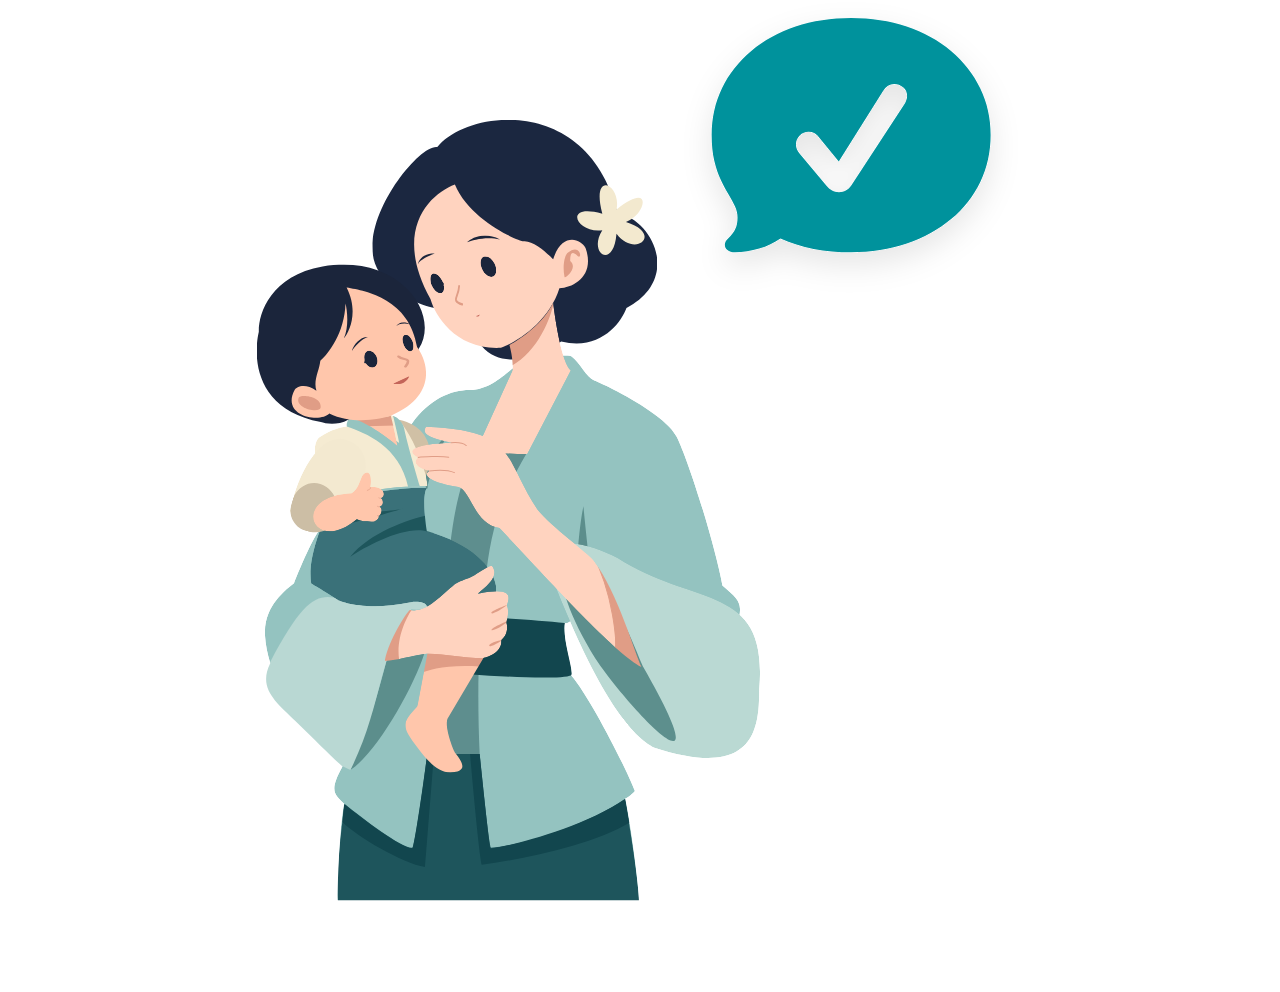
<file: assets/motion/profileConnected/index.html>
<!doctype html><html><head><meta charset="utf-8"><meta name="color-scheme" content="light"><meta name="viewport" content="width=device-width,initial-scale=1,maximum-scale=1,user-scalable=no"><meta http-equiv="Content-Security-Policy" content="default-src 'none'; img-src 'self' data:; style-src 'unsafe-inline'; script-src 'unsafe-inline'; connect-src 'none'"><style>
 *{box-sizing:border-box}html,body{color-scheme:light;margin:0;width:100%;height:100%;overflow:hidden;background:transparent;pointer-events:none;font-family:-apple-system,BlinkMacSystemFont,sans-serif}p{margin:0}img{display:block}#stage{position:absolute;transform-origin:0 0}#art{position:absolute}body.paused *{animation-play-state:paused!important}
 @property --motion-rotate { syntax: '<number>'; initial-value: 0; inherits: false; }
@property --motion-scale-x { syntax: '<number>'; initial-value: 1; inherits: false; }
@property --motion-scale-y { syntax: '<number>'; initial-value: 1; inherits: false; }
[data-motion-for="5434:151557"]{--motion-origin-x: 50; --motion-origin-y: 50; --motion-rotate: 0; transform: var(--motion-layout-transform, translate(0px)) translate(calc(var(--motion-origin-x, 0) * 1%), calc(var(--motion-origin-y, 0) * 1%)) var(--motion-design-transform-inverse, matrix(0.953061, 0.302779, -0.302779, 0.953061, 0, 0)) rotate(calc(var(--motion-rotate, 0) * 1rad)) var(--motion-design-transform, matrix(0.953061, -0.302779, 0.302779, 0.953061, 0, 0)) translate(calc(var(--motion-origin-x, 0) * -1%), calc(var(--motion-origin-y, 0) * -1%)); transform-origin: 0 0; animation: kf_5434_151557_--motion-rotate_0 2s linear; animation-iteration-count: infinite; }
@keyframes kf_5434_151557_--motion-rotate_0 { 0% { animation-timing-function: cubic-bezier(0.5, 0, 0.5, 1); --motion-rotate: 0; } 21.8% { animation-timing-function: cubic-bezier(0.5, 0, 0.5, 1); --motion-rotate: -0.174533; } 48.936% { animation-timing-function: cubic-bezier(0.5, 0, 0.5, 1); --motion-rotate: 0; } 75.6% { animation-timing-function: cubic-bezier(0.5, 0, 0.5, 1); --motion-rotate: 0.174533; } 100% { --motion-rotate: 0; } }
[data-motion-for="5434:151570"]{--motion-origin-x: 50; --motion-origin-y: 50; --motion-rotate: 0; --motion-translate-x: 0.047501; --motion-translate-y: -0.260139; transform: var(--motion-layout-transform, translate(0px)) translate(calc(var(--motion-origin-x, 0) * 1%), calc(var(--motion-origin-y, 0) * 1%)) var(--motion-design-transform-inverse, matrix(0.78069, 0.624919, -0.624919, 0.78069, 0, 0)) translate(calc(var(--motion-translate-x, 0) * 1px), calc(var(--motion-translate-y, 0) * 1px)) rotate(calc(var(--motion-rotate, 0) * 1rad)) var(--motion-design-transform, matrix(0.78069, -0.624919, 0.624919, 0.78069, 0, 0)) translate(calc(var(--motion-origin-x, 0) * -1%), calc(var(--motion-origin-y, 0) * -1%)); transform-origin: 0 0; animation: kf_5434_151570_--motion-rotate_0 2s linear; animation-iteration-count: infinite; }
@keyframes kf_5434_151570_--motion-rotate_0 { 0% { animation-timing-function: cubic-bezier(0.5, 0, 0.5, 1); --motion-rotate: 0; } 22.087% { animation-timing-function: cubic-bezier(0.5, 0, 0.5, 1); --motion-rotate: -0.234052; } 48.936% { animation-timing-function: cubic-bezier(0.5, 0, 0.5, 1); --motion-rotate: -0.128673; } 70.213% { animation-timing-function: cubic-bezier(0.5, 0, 0.5, 1); --motion-rotate: -0.215534; } 100% { --motion-rotate: 0; } }
[data-node-id="5434:151595"]{animation: kf_5434_151595_background-color_0 2s linear; animation-iteration-count: infinite; }
@keyframes kf_5434_151595_background-color_0 { 0% { opacity: 1; } 7.132% { animation-timing-function: cubic-bezier(0.5, 0, 0.5, 1); opacity: 1; } 10.616% { opacity: 0; } 25.341% { animation-timing-function: cubic-bezier(0.5, 0, 0.5, 1); opacity: 0; } 28.429% { opacity: 1; } 100% { opacity: 1; } }
[data-node-id="5434:151607"]{animation: kf_5434_151607_opacity_0 2s linear; animation-iteration-count: infinite; }
@keyframes kf_5434_151607_opacity_0 { 0% { opacity: 0; } 28.35% { animation-timing-function: cubic-bezier(0.5, 0, 0.5, 1); opacity: 0; } 30.45% { opacity: 1; } 89.5% { animation-timing-function: cubic-bezier(0.5, 0, 0.5, 1); opacity: 1; } 100% { opacity: 0; } }
[data-node-id="5434:151624"]{animation: kf_5434_151624_background-color_0 2s linear; animation-iteration-count: infinite; }
@keyframes kf_5434_151624_background-color_0 { 0% { opacity: 1; } 70.206% { animation-timing-function: cubic-bezier(0.5, 0, 0.5, 1); opacity: 1; } 75.2% { opacity: 0; } 95.809% { animation-timing-function: cubic-bezier(0.5, 0, 0.5, 1); opacity: 0; } 100% { opacity: 1; } }
[data-node-id="5434:151632"]{--motion-origin-x: 50; --motion-origin-y: 50; --motion-scale-x: 0.2; --motion-scale-y: 0.2; transform: var(--motion-layout-transform, translate(0px)) translate(calc(var(--motion-origin-x, 0) * 1%), calc(var(--motion-origin-y, 0) * 1%)) var(--motion-design-transform-inverse, matrix(1, 0, 0, 1, 0, 0)) scale(var(--motion-scale-x, 1), var(--motion-scale-y, 1)) var(--motion-design-transform, matrix(1, 0, 0, 1, 0, 0)) translate(calc(var(--motion-origin-x, 0) * -1%), calc(var(--motion-origin-y, 0) * -1%)); transform-origin: 0 0; animation: kf_5434_151632_--motion-scale-x_0 2s linear, kf_5434_151632_--motion-scale-y_0 2s linear; animation-iteration-count: infinite; }
@keyframes kf_5434_151632_--motion-scale-x_0 { 0% { --motion-scale-x: 0.2; } 6.397% { animation-timing-function: cubic-bezier(0.5, 0, 0.5, 1); --motion-scale-x: 0.2; } 33.071% { --motion-scale-x: 1; } 92.54% { animation-timing-function: cubic-bezier(0.5, 0, 0.5, 1); --motion-scale-x: 1; } 100% { --motion-scale-x: 0.2; } } @keyframes kf_5434_151632_--motion-scale-y_0 { 0% { --motion-scale-y: 0.2; } 6.397% { animation-timing-function: cubic-bezier(0.5, 0, 0.5, 1); --motion-scale-y: 0.2; } 33.071% { --motion-scale-y: 1; } 92.54% { animation-timing-function: cubic-bezier(0.5, 0, 0.5, 1); --motion-scale-y: 1; } 100% { --motion-scale-y: 0.2; } }</style></head><body class="paused"><div id="stage"><div id="art"><div data-node-id="5434:151499" data-name="Profile_connected" style="position:relative;width:100%;height:100%">
      <div data-node-id="5434:151500" data-name="Mom and Child_complete" style="position:absolute;display:contents;left:50%;top:0;transform:translateX(-50%)">
        <div data-node-id="5434:151501" data-name="mom&child" style="position:absolute;display:contents;left:0;top:29px">
          <div data-node-id="5434:151502" data-name="mom_clothes" style="position:absolute;height:131.501px;left:1.98px;top:86.35px;width:115.25px">
            <img alt="" src="feebb.svg" style="position:absolute;display:block;inset:0;max-width:none;width:100%;height:100%">
          </div>
          <div data-node-id="5434:151510" data-name="child_bottom" style="position:absolute;display:contents;left:13.33px;top:117.89px">
            <div data-node-id="5434:151511" data-name="child_leg" style="position:absolute;height:28.779px;left:35.87px;top:158.04px;width:19.52px">
              <img alt="" src="0289d.svg" style="position:absolute;display:block;inset:0;max-width:none;width:100%;height:100%">
            </div>
            <div data-node-id="5434:151515" data-name="child_dress" style="position:absolute;height:29.033px;left:13.33px;top:117.89px;width:45.144px">
              <img alt="" src="01beb.svg" style="position:absolute;display:block;inset:0;max-width:none;width:100%;height:100%">
            </div>
          </div>
          <div data-node-id="5434:151519" data-name="mom_left hand" style="position:absolute;height:23.189px;left:31.48px;top:136.88px;width:29.718px">
            <img alt="" src="77800.svg" style="position:absolute;display:block;inset:0;max-width:none;width:100%;height:100%">
          </div>
          <div data-node-id="5434:151523" data-name="mom_head" style="position:absolute;height:80.807px;left:28.28px;top:29px;width:68.714px">
            <img alt="" src="bd27e.svg" style="position:absolute;display:block;inset:0;max-width:none;width:100%;height:100%">
          </div>
          <div data-node-id="5434:151532" data-name="child_top" style="position:absolute;display:contents;left:0;top:64.27px">
            <div data-node-id="5434:151533" data-name="child_shirt" style="position:absolute;height:21.836px;left:13.7px;top:100.43px;width:28.395px">
              <img alt="" src="8afd7.svg" style="position:absolute;display:block;inset:0;max-width:none;width:100%;height:100%">
            </div>
            <div data-node-id="5434:151538" data-name="child_head" style="position:absolute;height:43.48px;left:0;top:64.27px;width:41.484px">
              <img alt="" src="a96f1.svg" style="position:absolute;display:block;inset:0;max-width:none;width:100%;height:100%">
            </div>
          </div>
        </div>
        <div data-node-id="5434:151546" data-name="child_hand" style="position:absolute;display:contents;left:7.12px;top:104.66px">
          <div data-node-id="5434:151547" style="position:absolute;display:flex;height:26.917px;align-items:center;justify-content:center;left:7.12px;top:104.66px;width:20.954px">
            <div style="flex:none;transform:scaleY(-1) rotate(-17.21deg)">
              <div data-name="child_arm_shirt" style="height:23.654px;position:relative;width:14.608px">
                <img alt="" src="e6fdd.svg" style="position:absolute;display:block;inset:0;max-width:none;width:100%;height:100%">
              </div>
            </div>
          </div>
          <div data-node-id="5434:151557" style="position:absolute;display:flex;height:25.592px;align-items:center;justify-content:center;left:9.25px;top:110.09px;width:26.842px">
            <div style="flex:none;transform:matrix(0.9530609250068665, -0.30277857184410095, 0.30277857184410095, 0.9530609250068665, 0, 0)">
              <div data-motion-for="5434:151557" data-name="child_hand_thumb" style="height:19.915px;position:relative;width:21.838px;--motion-design-transform:initial;--motion-design-transform-inverse:initial;--motion-layout-transform:translate(0px)">
                <img alt="" src="b4cfb.svg" style="position:absolute;display:block;inset:0;max-width:none;width:100%;height:100%">
              </div>
            </div>
          </div>
        </div>
        <div data-node-id="5434:151570" style="position:absolute;height:108.53841270075873px;left:35.89px;overflow:visible;top:84.24px;width:97.68828554344691px">
          <div style="display:flex;align-items:center;justify-content:center;position:relative;width:100%;height:100%">
            <div style="flex:none;height:108.18560028076172px;transform:matrix(0.7806899547576904, -0.6249185800552368, 0.6249185800552368, 0.7806899547576904, 0, 0);width:38.53142166137695px">
              <div data-motion-for="5434:151570" data-name="mom_hand" style="position:relative;width:100%;height:100%;--motion-design-transform:initial;--motion-design-transform-inverse:initial;--motion-layout-transform:translate(0px)">
                <div style="height:108.18560028076172px;transform-origin:0 0;transform:matrix(0.7806899257489561, 0.6249185568346267, -0.6249185568346267, 0.7806899257489561, 15.047414749999916, -18.798233746481472);width:38.53142166137695px">
                  <div data-node-id="5434:151571" style="position:absolute;display:flex;height:75.501px;align-items:center;justify-content:center;left:26.46px;top:33.01px;width:71.232px">
                    <div style="flex:none;transform:rotate(-38.68deg)">
                      <div data-name="mom_arm_shirt" style="height:65.899px;position:relative;width:38.493px">
                        <img alt="" src="01e09.svg" style="position:absolute;display:block;inset:0;max-width:none;width:100%;height:100%">
                      </div>
                    </div>
                  </div>
                  <div data-node-id="5434:151575" style="position:absolute;display:flex;height:72.781px;align-items:center;justify-content:center;left:0;top:12.37px;width:63.513px">
                    <div style="flex:none;transform:rotate(-38.68deg)">
                      <div data-name="mom_hand_waving" style="height:78.23px;position:relative;width:18.734px">
                        <img alt="" src="67656.svg" style="position:absolute;display:block;inset:0;max-width:none;width:100%;height:100%">
                      </div>
                    </div>
                  </div>
                </div>
              </div>
            </div>
          </div>
        </div>
        <div data-node-id="5434:151579" data-name="child_facial_features" style="position:absolute;display:contents;left:22.64px;top:77.69px">
          <div data-node-id="5434:151580" data-name="child_eyesbrown" style="position:absolute;height:6.929px;left:22.64px;top:77.69px;width:14.053px">
            <img alt="" src="7a43c.svg" style="position:absolute;display:block;inset:0;max-width:none;width:100%;height:100%">
          </div>
          <div data-node-id="5434:151581" data-name="child_eye" style="position:absolute;display:contents;left:26.07px;top:81.45px">
            <div data-node-id="5434:151582" data-name="eyes_blink" style="position:absolute;display:contents;left:26.07px;top:81.45px">
              <div data-node-id="5434:151586" data-name="Union" style="position:absolute;height:7.892px;left:26.07px;mask-mode:alpha;mask-composite:intersect;mask-clip:no-clip;mask-repeat:no-repeat;mask-position:0px -0.001px;mask-size:12.155px 7.893px;top:81.45px;width:12.155px;mask-image:url(&quot;[data-uri]&quot;)">
                <img alt="" src="9d4d7.svg" style="position:absolute;display:block;inset:0;max-width:none;width:100%;height:100%">
              </div>
              <div data-node-id="5434:151589" data-name="eye_close" style="position:absolute;height:4.605px;left:26.72px;mask-mode:alpha;mask-composite:intersect;mask-clip:no-clip;mask-repeat:no-repeat;mask-position:-0.653px -1.94px;mask-size:12.155px 7.893px;top:83.39px;width:10.961px;mask-image:url(&quot;[data-uri]&quot;)">
                <div style="position:absolute;inset:-6.1% -2.56%">
                  <img alt="" src="85d7e.svg" style="display:block;max-width:none;width:100%;height:100%">
                </div>
              </div>
              <div data-node-id="5434:151595" data-name="Union" style="position:absolute;height:7.892px;left:26.07px;mask-mode:alpha;mask-composite:intersect;mask-clip:no-clip;mask-repeat:no-repeat;mask-size:12.155px 7.893px;top:81.45px;width:12.155px;mask-image:url(&quot;[data-uri]&quot;);--motion-design-transform:initial;--motion-design-transform-inverse:initial;--motion-layout-transform:translate(0px)">
                <img alt="" src="1ba2f.svg" style="position:absolute;display:block;inset:0;max-width:none;width:100%;height:100%">
              </div>
            </div>
          </div>
          <div data-node-id="5434:151598" data-name="child_nose" style="position:absolute;height:2.529px;left:34.59px;top:86.17px;width:1.918px">
            <div style="position:absolute;inset:-11.11% -14.66%">
              <img alt="" src="c2515.svg" style="display:block;max-width:none;width:100%;height:100%">
            </div>
          </div>
          <div data-node-id="5434:151599" data-name="child_mouth" style="position:absolute;display:contents;left:32.9px;top:91.09px">
            <div data-node-id="5434:151601" data-name="child_mouth" style="position:absolute;height:1.759px;left:32.9px;mask-mode:alpha;mask-composite:intersect;mask-clip:no-clip;mask-repeat:no-repeat;mask-size:4.219px 2.845px;top:91.09px;width:4.216px;mask-image:url(&quot;[data-uri]&quot;)">
              <img alt="" src="185b8.svg" style="position:absolute;display:block;inset:0;max-width:none;width:100%;height:100%">
            </div>
            <div data-node-id="5434:151607" data-name="child_mouth" style="position:absolute;height:2.845px;left:32.9px;mask-mode:alpha;mask-composite:intersect;mask-clip:no-clip;mask-repeat:no-repeat;mask-size:4.219px 2.845px;top:91.09px;width:4.219px;mask-image:url(&quot;[data-uri]&quot;);--motion-design-transform:initial;--motion-design-transform-inverse:initial;--motion-layout-transform:translate(0px)">
              <img alt="" src="9f3f5.svg" style="position:absolute;display:block;inset:0;max-width:none;width:100%;height:100%">
            </div>
          </div>
        </div>
        <div data-node-id="5434:151608" data-name="mom_facial_features" style="position:absolute;display:contents;left:38.94px;top:56.56px">
          <div data-node-id="5434:151609" data-name="mom_eyebrown" style="position:absolute;height:7.544px;left:38.94px;top:56.56px;width:19.814px">
            <img alt="" src="eac80.svg" style="position:absolute;display:block;inset:0;max-width:none;width:100%;height:100%">
          </div>
          <div data-node-id="5434:151610" data-name="mom_eyes" style="position:absolute;display:contents;left:42.35px;top:62.18px">
            <div data-node-id="5434:151614" data-name="Union" style="position:absolute;height:9.171px;left:42.35px;mask-mode:alpha;mask-composite:intersect;mask-clip:no-clip;mask-repeat:no-repeat;mask-size:15.729px 9.171px;top:62.18px;width:15.729px;mask-image:url(&quot;[data-uri]&quot;)">
              <img alt="" src="6b5e8.svg" style="position:absolute;display:block;inset:0;max-width:none;width:100%;height:100%">
            </div>
            <div data-node-id="5434:151617" data-name="eye_close" style="position:absolute;height:5.551px;left:43.16px;mask-mode:alpha;mask-composite:intersect;mask-clip:no-clip;mask-repeat:no-repeat;mask-position:-0.811px -1.854px;mask-size:15.729px 9.171px;top:64.04px;width:14.334px;mask-image:url(&quot;[data-uri]&quot;)">
              <div style="position:absolute;inset:-5.06% -1.96%">
                <img alt="" src="4b884.svg" style="display:block;max-width:none;width:100%;height:100%">
              </div>
            </div>
            <div data-node-id="5434:151624" data-name="eye_open" style="position:absolute;height:9.171px;left:42.35px;mask-mode:alpha;mask-composite:intersect;mask-clip:no-clip;mask-repeat:no-repeat;mask-size:15.729px 9.171px;top:62.18px;width:15.729px;mask-image:url(&quot;[data-uri]&quot;);--motion-design-transform:initial;--motion-design-transform-inverse:initial;--motion-layout-transform:translate(0px)">
              <img alt="" src="a2a08.svg" style="position:absolute;display:block;inset:0;max-width:none;width:100%;height:100%">
            </div>
          </div>
          <div data-node-id="5434:151632" data-name="mom_mouth" style="position:absolute;height:2.625px;left:50.75px;top:75.07px;width:5.059px;--motion-design-transform:initial;--motion-design-transform-inverse:initial;--motion-layout-transform:translate(0px)">
            <img alt="" src="87153.svg" style="position:absolute;display:block;inset:0;max-width:none;width:100%;height:100%">
          </div>
          <div data-node-id="5434:151633" data-name="mom_nose" style="position:absolute;height:4.216px;left:47.8px;top:69.73px;width:1.967px">
            <div style="position:absolute;inset:-6.67% -14.29%">
              <img alt="" src="46865.svg" style="display:block;max-width:none;width:100%;height:100%">
            </div>
          </div>
        </div>
        <div data-node-id="5434:151634" style="overflow-wrap:break-word;position:absolute;display:flex;flex-direction:column;font-family:-apple-system,BlinkMacSystemFont,sans-serif;font-weight:700;height:72px;justify-content:center;line-height:0;left:calc(50% + 51.29px);color:#00929c;font-size:60.952px;text-align:center;text-shadow:0px 3.126px 7.814px rgba(0,0,0,0.1);top:36px;letter-spacing:0.3126px;width:83px;transform:translateX(-50%) translateY(-50%);font-variation-settings:&quot;wdth&quot; 100"><img src="symbol-5434-151634.svg" style="display:block;width:100%;height:100%"></div>
      </div>
    </div></div></div><script>
 const stage=document.getElementById('stage'),art=document.getElementById('art');
 stage.style.width='185.5805969px';stage.style.height='217.8559723px';art.style.cssText='width:185.5805969px;height:217.8559723px;left:0px;top:0px;overflow:visible';
 function fit(){const s=Math.min(innerWidth/185.5805969,innerHeight/217.8559723);stage.style.transform=`translate(${(innerWidth-185.5805969*s)/2}px,${(innerHeight-217.8559723*s)/2}px) scale(${s})`;}
 addEventListener('resize',fit);fit();window.setMotionActive=active=>document.body.classList.toggle('paused',!active);
 // Web demo: no native host to call setMotionActive, so start playing on load (stay still only under Reduce Motion, like the app).
 window.setMotionActive(!(window.matchMedia&&matchMedia('(prefers-reduced-motion: reduce)').matches));
 </script></body></html>
</file>
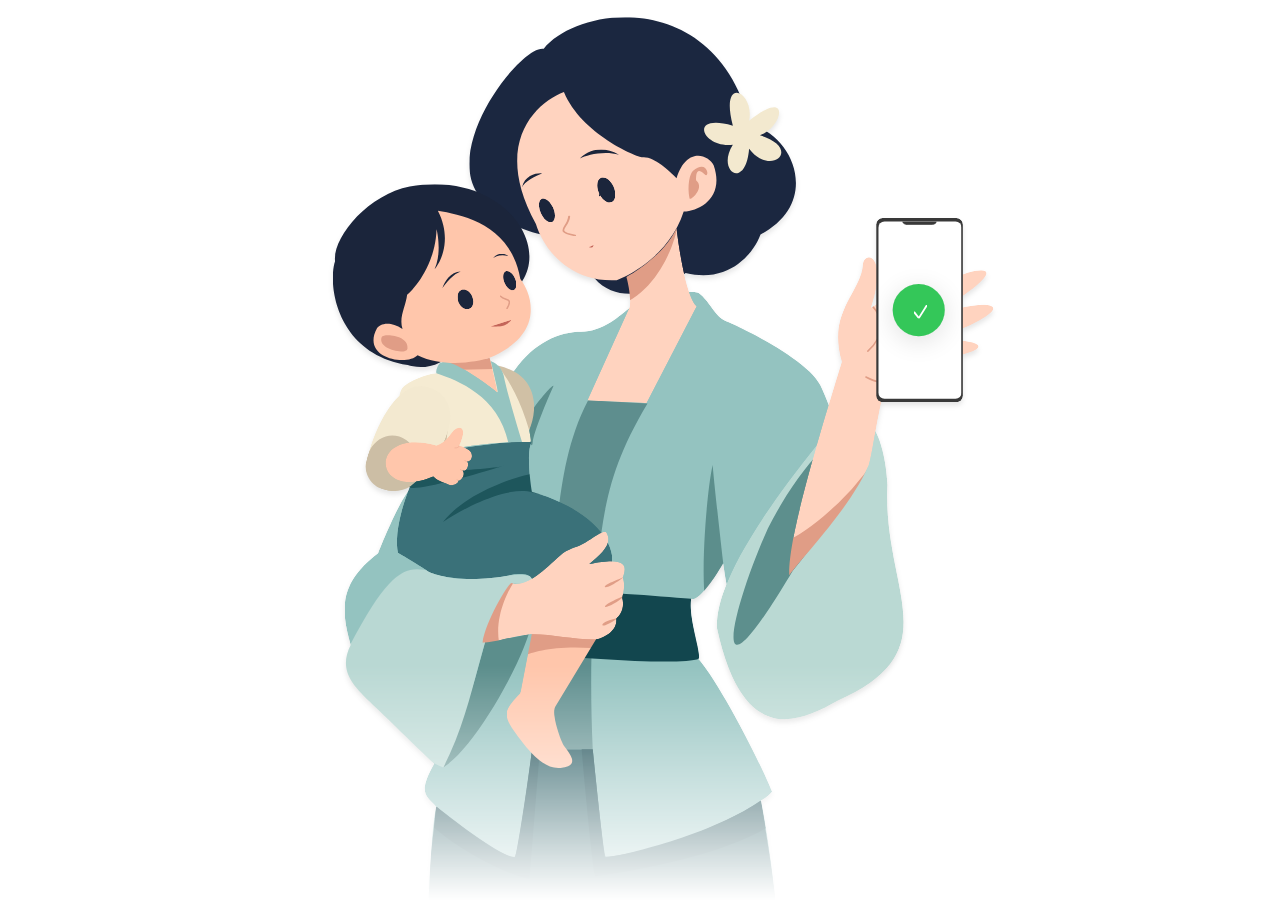
<file: assets/motion/recordingComplete/index.html>
<!doctype html><html><head><meta charset="utf-8"><meta name="color-scheme" content="light"><meta name="viewport" content="width=device-width,initial-scale=1,maximum-scale=1,user-scalable=no"><meta http-equiv="Content-Security-Policy" content="default-src 'none'; img-src 'self' data:; style-src 'unsafe-inline'; script-src 'unsafe-inline'; connect-src 'none'"><style>
 *{box-sizing:border-box}html,body{color-scheme:light;margin:0;width:100%;height:100%;overflow:hidden;background:transparent;pointer-events:none;font-family:-apple-system,BlinkMacSystemFont,sans-serif}p{margin:0}img{display:block}#stage{position:absolute;transform-origin:0 0}#art{position:absolute;mask-image:url("[data-uri]");mask-size:100% 100%;mask-repeat:no-repeat}body.paused *{animation-play-state:paused!important}
 @property --motion-rotate { syntax: '<number>'; initial-value: 0; inherits: false; }
@property --motion-scale-x { syntax: '<number>'; initial-value: 1; inherits: false; }
@property --motion-scale-y { syntax: '<number>'; initial-value: 1; inherits: false; }
[data-motion-for="5763:4592"]{--motion-origin-x: 50; --motion-origin-y: 50; --motion-rotate: 0; transform: var(--motion-layout-transform, translate(0px)) translate(calc(var(--motion-origin-x, 0) * 1%), calc(var(--motion-origin-y, 0) * 1%)) var(--motion-design-transform-inverse, matrix(1, 0, 0, 1, 0, 0)) rotate(calc(var(--motion-rotate, 0) * 1rad)) var(--motion-design-transform, matrix(1, 0, 0, 1, 0, 0)) translate(calc(var(--motion-origin-x, 0) * -1%), calc(var(--motion-origin-y, 0) * -1%)); transform-origin: 0 0; animation: kf_5763_4592_--motion-rotate_0 2s linear; animation-iteration-count: infinite; }
@keyframes kf_5763_4592_--motion-rotate_0 { 0% { animation-timing-function: cubic-bezier(0.5, 0, 0.5, 1); --motion-rotate: 0; } 24.242% { animation-timing-function: cubic-bezier(0.5, 0, 0.5, 1); --motion-rotate: -0.349066; } 53.143% { animation-timing-function: cubic-bezier(0.5, 0, 0.5, 1); --motion-rotate: 0; } 78.676% { animation-timing-function: cubic-bezier(0.5, 0, 0.5, 1); --motion-rotate: -0.261799; } 100% { --motion-rotate: 0; } }
[data-motion-for="5763:4605"]{--motion-origin-x: 50; --motion-origin-y: 50; --motion-rotate: 0; --motion-translate-x: -1.982995; --motion-translate-y: 0.026752; transform: var(--motion-layout-transform, translate(0px)) translate(calc(var(--motion-origin-x, 0) * 1%), calc(var(--motion-origin-y, 0) * 1%)) var(--motion-design-transform-inverse, matrix(0.929358, -0.369179, 0.369179, 0.929358, 0, 0)) translate(calc(var(--motion-translate-x, 0) * 1px), calc(var(--motion-translate-y, 0) * 1px)) rotate(calc(var(--motion-rotate, 0) * 1rad)) var(--motion-design-transform, matrix(0.929358, 0.369179, -0.369179, 0.929358, 0, 0)) translate(calc(var(--motion-origin-x, 0) * -1%), calc(var(--motion-origin-y, 0) * -1%)); transform-origin: 0 0; animation: kf_5763_4605_--motion-rotate_0 2s linear; animation-iteration-count: infinite; }
@keyframes kf_5763_4605_--motion-rotate_0 { 0% { animation-timing-function: cubic-bezier(0.5, 0, 0.5, 1); --motion-rotate: 0; } 22.087% { animation-timing-function: cubic-bezier(0.5, 0, 0.5, 1); --motion-rotate: -0.234052; } 48.936% { animation-timing-function: cubic-bezier(0.5, 0, 0.5, 1); --motion-rotate: -0.128673; } 70.213% { animation-timing-function: cubic-bezier(0.5, 0, 0.5, 1); --motion-rotate: -0.215534; } 100% { --motion-rotate: 0; } }
[data-node-id="5763:4636"]{animation: kf_5763_4636_background-color_0 2s linear; animation-iteration-count: infinite; }
@keyframes kf_5763_4636_background-color_0 { 0% { opacity: 1; } 7.132% { animation-timing-function: cubic-bezier(0.5, 0, 0.5, 1); opacity: 1; } 10.616% { opacity: 0; } 25.341% { animation-timing-function: cubic-bezier(0.5, 0, 0.5, 1); opacity: 0; } 28.429% { opacity: 1; } 100% { opacity: 1; } }
[data-node-id="5763:4648"]{animation: kf_5763_4648_opacity_0 2s linear; animation-iteration-count: infinite; }
@keyframes kf_5763_4648_opacity_0 { 0% { opacity: 0; } 28.35% { animation-timing-function: cubic-bezier(0.5, 0, 0.5, 1); opacity: 0; } 30.45% { opacity: 1; } 89.5% { animation-timing-function: cubic-bezier(0.5, 0, 0.5, 1); opacity: 1; } 100% { opacity: 0; } }
[data-node-id="5763:4665"]{animation: kf_5763_4665_background-color_0 2s linear; animation-iteration-count: infinite; }
@keyframes kf_5763_4665_background-color_0 { 0% { opacity: 1; } 70.206% { animation-timing-function: cubic-bezier(0.5, 0, 0.5, 1); opacity: 1; } 75.2% { opacity: 0; } 95.809% { animation-timing-function: cubic-bezier(0.5, 0, 0.5, 1); opacity: 0; } 100% { opacity: 1; } }
[data-motion-for="5763:4673"]{--motion-origin-x: 50; --motion-origin-y: 50; --motion-scale-x: 0.2; --motion-scale-y: 0.2; transform: var(--motion-layout-transform, translate(0px)) translate(calc(var(--motion-origin-x, 0) * 1%), calc(var(--motion-origin-y, 0) * 1%)) var(--motion-design-transform-inverse, matrix(1, 0, 0, 1, 0, 0)) scale(var(--motion-scale-x, 1), var(--motion-scale-y, 1)) var(--motion-design-transform, matrix(1, 0, 0, 1, 0, 0)) translate(calc(var(--motion-origin-x, 0) * -1%), calc(var(--motion-origin-y, 0) * -1%)); transform-origin: 0 0; animation: kf_5763_4673_--motion-scale-x_0 2s linear, kf_5763_4673_--motion-scale-y_0 2s linear; animation-iteration-count: infinite; }
@keyframes kf_5763_4673_--motion-scale-x_0 { 0% { --motion-scale-x: 0.2; } 6.397% { animation-timing-function: cubic-bezier(0.5, 0, 0.5, 1); --motion-scale-x: 0.2; } 33.071% { --motion-scale-x: 1; } 92.54% { animation-timing-function: cubic-bezier(0.5, 0, 0.5, 1); --motion-scale-x: 1; } 100% { --motion-scale-x: 0.2; } } @keyframes kf_5763_4673_--motion-scale-y_0 { 0% { --motion-scale-y: 0.2; } 6.397% { animation-timing-function: cubic-bezier(0.5, 0, 0.5, 1); --motion-scale-y: 0.2; } 33.071% { --motion-scale-y: 1; } 92.54% { animation-timing-function: cubic-bezier(0.5, 0, 0.5, 1); --motion-scale-y: 1; } 100% { --motion-scale-y: 0.2; } }</style></head><body class="paused"><div id="stage"><div id="art"><div data-node-id="5642:14466" data-name="Illustration" style="display:contents;position:relative;width:100%;height:100%">
      <div data-node-id="5763:4506" style="position:absolute;height:259px;left:0;top:0;width:298px;filter:drop-shadow(0 1.49752px 0.748759px rgba(0,0,0,0.1))">
        <div data-node-id="5763:4507" data-name="Illustration art" style="position:absolute;display:contents;left:61px;top:5px">
          <div data-node-id="5763:4508" data-name="mom&child" style="position:absolute;display:contents;left:61px;top:5px">
            <div data-node-id="5763:4509" data-name="mom_clothes" style="position:absolute;height:180.343px;left:calc(50% - 6.33px);mask-mode:alpha;mask-composite:intersect;mask-clip:no-clip;mask-repeat:no-repeat;top:83.66px;width:158.056px;transform:translateX(-50%);">
              <img alt="" src="8d6fe.svg" style="position:absolute;display:block;inset:0;max-width:none;width:100%;height:100%">
            </div>
            <div data-node-id="5763:4517" data-name="child_bottom" style="position:absolute;display:contents;left:calc(50% - 38.83px);top:126.91px;transform:translateX(-50%)">
              <div data-node-id="5763:4518" data-name="child_leg" style="position:absolute;height:39.468px;left:calc(50% - 25.48px);mask-mode:alpha;mask-composite:intersect;mask-clip:no-clip;mask-repeat:no-repeat;top:181.97px;width:26.769px;transform:translateX(-50%);">
                <img alt="" src="e10b0.svg" style="position:absolute;display:block;inset:0;max-width:none;width:100%;height:100%">
              </div>
              <div data-node-id="5763:4522" data-name="child_dress" style="position:absolute;height:39.816px;left:calc(50% - 38.83px);mask-mode:alpha;mask-composite:intersect;mask-clip:no-clip;mask-repeat:no-repeat;top:126.91px;width:61.912px;transform:translateX(-50%);">
                <img alt="" src="f039c.svg" style="position:absolute;display:block;inset:0;max-width:none;width:100%;height:100%">
              </div>
            </div>
            <div data-node-id="5763:4526" data-name="mom_left hand" style="position:absolute;height:31.801px;left:calc(50% - 24.52px);mask-mode:alpha;mask-composite:intersect;mask-clip:no-clip;mask-repeat:no-repeat;top:152.94px;width:40.755px;transform:translateX(-50%);">
              <img alt="" src="7a0c3.svg" style="position:absolute;display:block;inset:0;max-width:none;width:100%;height:100%">
            </div>
            <div data-node-id="5763:4530" data-name="mom_head" style="position:absolute;height:110.819px;left:calc(50% - 2.16px);mask-mode:alpha;mask-composite:intersect;mask-clip:no-clip;mask-repeat:no-repeat;top:5px;width:94.235px;transform:translateX(-50%);">
              <img alt="" src="d3a14.svg" style="position:absolute;display:block;inset:0;max-width:none;width:100%;height:100%">
            </div>
            <div data-node-id="5763:4539" data-name="child_top" style="position:absolute;display:contents;left:61px;top:53.37px">
              <div data-node-id="5763:4540" data-name="child_shirt" style="position:absolute;height:29.946px;left:calc(50% - 49.81px);mask-mode:alpha;mask-composite:intersect;mask-clip:no-clip;mask-repeat:no-repeat;top:102.96px;width:38.941px;transform:translateX(-50%);">
                <img alt="" src="6516a.svg" style="position:absolute;display:block;inset:0;max-width:none;width:100%;height:100%">
              </div>
              <div data-node-id="5763:4545" data-name="child_head" style="position:absolute;height:59.63px;left:calc(50% - 59.59px);mask-mode:alpha;mask-composite:intersect;mask-clip:no-clip;mask-repeat:no-repeat;top:53.37px;width:56.826px;transform:translateX(-50%);">
                <img alt="" src="75ae3.svg" style="position:absolute;display:block;inset:0;max-width:none;width:100%;height:100%">
              </div>
            </div>
          </div>
          <div data-node-id="5763:4581" data-name="child_hand" style="position:absolute;display:contents;left:calc(50% - 62.7px);top:108.13px;transform:translateX(-50%)">
            <div data-node-id="5763:4582" style="position:absolute;display:flex;height:36.915px;align-items:center;justify-content:center;left:calc(50% - 66.49px);top:108.13px;width:28.736px;transform:translateX(-50%)">
              <div style="flex:none;transform:scaleY(-1) rotate(-17.21deg)">
                <div data-name="child_arm_shirt" style="height:32.439px;mask-mode:alpha;mask-composite:intersect;mask-clip:no-clip;mask-repeat:no-repeat;position:relative;width:20.033px;">
                  <img alt="" src="4ec75.svg" style="position:absolute;display:block;inset:0;max-width:none;width:100%;height:100%">
                </div>
              </div>
            </div>
            <div data-node-id="5763:4592" style="display:contents;mask-mode:alpha;mask-composite:intersect;mask-clip:no-clip;mask-repeat:no-repeat;">
              <div data-motion-for="5763:4592" data-name="child_hand_thumb" style="position:absolute;height:27.312px;left:calc(50% - 59.52px);top:119.48px;width:29.948px;--motion-design-transform:initial;--motion-design-transform-inverse:initial;--motion-layout-transform:translateX(-50%)">
                <img alt="" src="7aef9.svg" style="position:absolute;display:block;inset:0;max-width:none;width:100%;height:100%">
              </div>
            </div>
          </div>
          <div data-node-id="5763:4605" style="position:absolute;height:162.98623646700003px;left:calc(50% + 68.29px);mask-mode:alpha;mask-composite:intersect;mask-clip:no-clip;mask-repeat:no-repeat;overflow:visible;top:53.96px;width:106.06324464612635px;transform:translateX(-50%);">
            <div style="display:flex;align-items:center;justify-content:center;position:relative;width:100%;height:100%">
              <div style="flex:none;height:154.4049530029297px;transform:matrix(0.9293583631515503, 0.3691789209842682, -0.3691789209842682, 0.9293583631515503, 0, 0);width:52.78931427001953px">
                <div data-motion-for="5763:4605" data-name="mom_hand" style="position:relative;width:100%;height:100%;--motion-design-transform:initial;--motion-design-transform-inverse:initial;--motion-layout-transform:translate(0px)">
                  <div style="height:154.4049530029297px;transform-origin:0 0;transform:matrix(0.9293583233203331, -0.36917890516168955, 0.36917890516168955, 0.9293583233203331, -52.976262637765046, 21.044325046010286);width:52.78931427001953px">
                    <div data-node-id="5763:4606" style="position:absolute;display:flex;height:103.479px;align-items:center;justify-content:center;left:calc(50% + 14.82px);top:59.51px;width:82.425px;transform:translateX(-50%)">
                      <div style="flex:none;transform:rotate(21.66deg)">
                        <div data-name="mom_arm_shirt" style="height:90.375px;position:relative;width:52.789px">
                          <img alt="" src="fdd80.svg" style="position:absolute;display:block;inset:0;max-width:none;width:100%;height:100%">
                        </div>
                      </div>
                    </div>
                    <div data-node-id="5763:4610" style="position:absolute;display:flex;height:114.961px;align-items:center;justify-content:center;left:calc(50% + 29.51px);top:6.03px;width:77.031px;transform:translateX(-50%)">
                      <div style="flex:none;transform:rotate(21.66deg)">
                        <div data-name="mom_hand_waving" style="height:107.782px;position:relative;width:40.071px">
                          <img alt="" src="e23ec.svg" style="position:absolute;display:block;inset:0;max-width:none;width:100%;height:100%">
                        </div>
                      </div>
                    </div>
                    <div data-node-id="5763:4614" data-name="Phone" style="position:absolute;display:contents;left:calc(50% + 40.77px);top:8.97px;transform:translateX(-50%)">
                      <div data-node-id="5763:4616" data-name="Phone" style="position:absolute;background-color:#393939;height:52.836px;left:calc(50% + 40.77px);mask-mode:alpha;mask-composite:intersect;mask-clip:no-clip;mask-repeat:no-repeat;mask-size:24.826px 52.836px;border-radius:1.872px;top:8.97px;width:24.827px;transform:translateX(-50%);mask-image:url(&quot;[data-uri]&quot;)"></div>
                      <div data-node-id="5763:4617" data-name="Phone" style="position:absolute;background-color:white;height:51.563px;left:calc(50% + 40.77px);mask-mode:alpha;mask-composite:intersect;mask-clip:no-clip;mask-repeat:no-repeat;mask-position:-0.637px -0.637px;mask-size:24.826px 52.836px;border-radius:1.782px;top:9.61px;width:23.554px;transform:translateX(-50%);mask-image:url(&quot;[data-uri]&quot;)"></div>
                      <div data-node-id="5763:4618" data-name="frontcam" style="position:absolute;height:1.273px;left:calc(50% + 40.29px);mask-mode:alpha;mask-composite:intersect;mask-clip:no-clip;mask-repeat:no-repeat;mask-position:-7.002px -0.637px;mask-size:24.826px 52.836px;top:9.61px;width:9.867px;transform:translateX(-50%);mask-image:url(&quot;[data-uri]&quot;)">
                        <div style="position:absolute;inset:-4.41% -0.57% -4.41% -0.73%">
                          <img alt="" src="851e4.svg" style="display:block;max-width:none;width:100%;height:100%">
                        </div>
                      </div>
                      <div data-node-id="5763:4619" data-name="Button - Liquid Glass - Symbol" style="position:absolute;align-content:stretch;display:flex;gap:0.749px;align-items:center;justify-content:center;left:calc(50% + 41.09px);mask-mode:alpha;mask-composite:intersect;mask-clip:no-clip;mask-repeat:no-repeat;mask-position:-5.092px -19.097px;mask-size:24.826px 52.836px;border-radius:187.19px;width:15.278px;height:15.278px;top:28.07px;transform:translateX(-50%);mask-image:url(&quot;[data-uri]&quot;)">
                        <div data-node-id="I5763:4619;5583:24145" data-name="BG" style="position:absolute;inset:0 0.28px 0.28px 0">
                          <div data-node-id="I5763:4619;5583:24145;5607:78140" data-name="Tint + Shadow" style="position:absolute;inset:0;border-radius:187.19px;box-shadow:0px 1.498px 7.488px 0px rgba(0,0,0,0.12)">
                            <div aria-hidden style="position:absolute;inset:0;pointer-events:none;border-radius:187.19px">
                              <div style="position:absolute;background-color:rgba(255,255,255,0.75);inset:0;border-radius:187.19px"></div>
                              <div style="position:absolute;background-color:white;inset:0;mix-blend-mode:saturation;border-radius:187.19px"></div>
                              <div style="position:absolute;background-color:#999;inset:0;mix-blend-mode:overlay;border-radius:187.19px"></div>
                              <div style="position:absolute;background-color:#34c759;inset:0;border-radius:187.19px"></div>
                            </div>
                          </div>
                          <div data-node-id="I5763:4619;5583:24145;5607:77747" data-name="Glass Effect" style="position:absolute;inset:0;border-radius:55.408px"></div>
                        </div>
                        <div data-node-id="I5763:4619;5522:11869" data-name="Text" style="align-content:stretch;display:flex;height:6.739px;align-items:center;justify-content:center;position:relative;border-radius:18.719px;flex-shrink:0">
                          <div data-node-id="I5763:4619;5522:11869;5522:11894" style="overflow-wrap:break-word;display:flex;flex-direction:column;font-family:-apple-system,BlinkMacSystemFont,sans-serif;font-weight:590;justify-content:center;line-height:0;position:relative;flex-shrink:0;font-size:3.557px;text-align:center;color:white;white-space:nowrap;font-variation-settings:&quot;wdth&quot; 100;font-feature-settings:&quot;ss16&quot; 1">
                            <img src="checkmark.svg" style="width:3.958px;height:3.883px">
                          </div>
                        </div>
                      </div>
                    </div>
                  </div>
                </div>
              </div>
            </div>
          </div>
          <div data-node-id="5763:4620" data-name="child_facial_features" style="position:absolute;display:contents;left:calc(50% - 46.32px);top:72.99px;transform:translateX(-50%)">
            <div data-node-id="5763:4621" data-name="child_eyesbrown" style="position:absolute;height:9.771px;left:calc(50% - 47.4px);mask-mode:alpha;mask-composite:intersect;mask-clip:no-clip;mask-repeat:no-repeat;top:72.99px;width:19.816px;transform:translateX(-50%);">
              <img alt="" src="63db9.svg" style="position:absolute;display:block;inset:0;max-width:none;width:100%;height:100%">
            </div>
            <div data-node-id="5763:4622" data-name="child_eye" style="position:absolute;display:contents;left:calc(50% - 43.91px);top:78.29px;transform:translateX(-50%)">
              <div data-node-id="5763:4623" data-name="eyes_blink" style="position:absolute;display:contents;left:calc(50% - 43.91px);top:78.29px;transform:translateX(-50%)">
                <div data-node-id="5763:4627" data-name="Union" style="position:absolute;height:11.129px;left:calc(50% - 43.91px);mask-position:0px 0px;mask-size:17.141px 11.13px;top:78.29px;width:17.141px;transform:translateX(-50%);mask-image:url(&quot;[data-uri]&quot;)">
                  <img alt="" src="de250.svg" style="position:absolute;display:block;inset:0;max-width:none;width:100%;height:100%">
                </div>
                <div data-node-id="5763:4630" data-name="eye_close" style="position:absolute;height:6.494px;left:calc(50% - 43.83px);mask-position:-0.922px -2.735px;mask-size:17.141px 11.13px;top:81.03px;width:15.456px;transform:translateX(-50%);mask-image:url(&quot;[data-uri]&quot;)">
                  <div style="position:absolute;inset:-3.59% -1.51%">
                    <img alt="" src="55992.svg" style="display:block;max-width:none;width:100%;height:100%">
                  </div>
                </div>
                <div data-node-id="5763:4636" data-name="Union" style="position:absolute;height:11.13px;left:calc(50% - 43.91px);mask-position:0px 0.001px;mask-size:17.141px 11.13px;top:78.29px;transform:translateX(-50%);width:17.14px;mask-image:url(&quot;[data-uri]&quot;);--motion-design-transform:initial;--motion-design-transform-inverse:initial;--motion-layout-transform:translateX(-50%)">
                  <img alt="" src="2da50.svg" style="position:absolute;display:block;inset:0;max-width:none;width:100%;height:100%">
                </div>
              </div>
            </div>
            <div data-node-id="5763:4639" data-name="child_nose" style="position:absolute;height:3.567px;left:calc(50% - 39.11px);mask-mode:alpha;mask-composite:intersect;mask-clip:no-clip;mask-repeat:no-repeat;top:84.94px;width:2.704px;transform:translateX(-50%);">
              <div style="position:absolute;inset:-6.53% -8.62% -6.54% -8.62%">
                <img alt="" src="97806.svg" style="display:block;max-width:none;width:100%;height:100%">
              </div>
            </div>
            <div data-node-id="5763:4640" data-name="child_mouth" style="position:absolute;display:contents;left:calc(50% - 39.86px);top:91.88px;transform:translateX(-50%)">
              <div data-node-id="5763:4642" data-name="child_mouth" style="position:absolute;height:2.48px;left:calc(50% - 39.87px);mask-position:0px 0px;mask-size:5.949px 4.011px;top:91.88px;width:5.945px;transform:translateX(-50%);mask-image:url(&quot;[data-uri]&quot;)">
                <img alt="" src="d746c.svg" style="position:absolute;display:block;inset:0;max-width:none;width:100%;height:100%">
              </div>
              <div data-node-id="5763:4648" data-name="child_mouth" style="position:absolute;height:4.011px;left:calc(50% - 39.86px);mask-position:0px 0px;mask-size:5.949px 4.011px;top:91.88px;transform:translateX(-50%);width:5.949px;mask-image:url(&quot;[data-uri]&quot;);--motion-design-transform:initial;--motion-design-transform-inverse:initial;--motion-layout-transform:translateX(-50%)">
                <img alt="" src="79fc8.svg" style="position:absolute;display:block;inset:0;max-width:none;width:100%;height:100%">
              </div>
            </div>
          </div>
          <div data-node-id="5763:4649" data-name="mom_facial_features" style="position:absolute;display:contents;left:calc(50% - 20.35px);top:43.2px;transform:translateX(-50%)">
            <div data-node-id="5763:4650" data-name="mom_eyebrown" style="position:absolute;height:10.637px;left:calc(50% - 20.35px);mask-mode:alpha;mask-composite:intersect;mask-clip:no-clip;mask-repeat:no-repeat;top:43.2px;width:27.94px;transform:translateX(-50%);">
              <img alt="" src="2aa19.svg" style="position:absolute;display:block;inset:0;max-width:none;width:100%;height:100%">
            </div>
            <div data-node-id="5763:4651" data-name="mom_eyes" style="position:absolute;display:contents;left:calc(50% - 18.43px);top:51.12px;transform:translateX(-50%)">
              <div data-node-id="5763:4655" data-name="Union" style="position:absolute;height:12.932px;left:calc(50% - 18.43px);mask-position:0px 0px;mask-size:22.18px 12.933px;top:51.12px;width:22.18px;transform:translateX(-50%);mask-image:url(&quot;[data-uri]&quot;)">
                <img alt="" src="c4d6d.svg" style="position:absolute;display:block;inset:0;max-width:none;width:100%;height:100%">
              </div>
              <div data-node-id="5763:4658" data-name="eye_close" style="position:absolute;height:7.827px;left:calc(50% - 18.27px);mask-position:-1.143px -2.614px;mask-size:22.18px 12.933px;top:53.73px;width:20.212px;transform:translateX(-50%);mask-image:url(&quot;[data-uri]&quot;)">
                <div style="position:absolute;inset:-2.98% -1.15%">
                  <img alt="" src="f99c0.svg" style="display:block;max-width:none;width:100%;height:100%">
                </div>
              </div>
              <div data-node-id="5763:4665" data-name="eye_open" style="position:absolute;height:12.932px;left:calc(50% - 18.43px);mask-position:0px -0.002px;mask-size:22.18px 12.933px;top:51.12px;transform:translateX(-50%);width:22.181px;mask-image:url(&quot;[data-uri]&quot;);--motion-design-transform:initial;--motion-design-transform-inverse:initial;--motion-layout-transform:translateX(-50%)">
                <img alt="" src="9fb5e.svg" style="position:absolute;display:block;inset:0;max-width:none;width:100%;height:100%">
              </div>
            </div>
            <div data-node-id="5763:4673" style="display:contents;mask-mode:alpha;mask-composite:intersect;mask-clip:no-clip;mask-repeat:no-repeat;">
              <div data-motion-for="5763:4673" data-name="mom_mouth" style="position:absolute;height:3.702px;left:calc(50% - 14.1px);top:69.29px;width:7.134px;--motion-design-transform:initial;--motion-design-transform-inverse:initial;--motion-layout-transform:translateX(-50%)">
                <img alt="" src="d22c5.svg" style="position:absolute;display:block;inset:0;max-width:none;width:100%;height:100%">
              </div>
            </div>
            <div data-node-id="5763:4674" data-name="mom_nose" style="position:absolute;height:5.945px;left:calc(50% - 20.45px);mask-mode:alpha;mask-composite:intersect;mask-clip:no-clip;mask-repeat:no-repeat;top:61.76px;width:2.773px;transform:translateX(-50%);">
              <div style="position:absolute;inset:-3.92% -8.41% -3.92% -8.4%">
                <img alt="" src="c0fb3.svg" style="display:block;max-width:none;width:100%;height:100%">
              </div>
            </div>
          </div>
        </div>
      </div>
    </div></div></div><script>
 const stage=document.getElementById('stage'),art=document.getElementById('art');
 stage.style.width='298px';stage.style.height='259px';art.style.cssText='width:298px;height:259px;left:0px;top:0px;overflow:visible';
 function fit(){const s=Math.min(innerWidth/298,innerHeight/259);stage.style.transform=`translate(${(innerWidth-298*s)/2}px,${(innerHeight-259*s)/2}px) scale(${s})`;}
 addEventListener('resize',fit);fit();window.setMotionActive=active=>document.body.classList.toggle('paused',!active);
 // Web demo: no native host to call setMotionActive, so start playing on load (stay still only under Reduce Motion, like the app).
 window.setMotionActive(!(window.matchMedia&&matchMedia('(prefers-reduced-motion: reduce)').matches));
 </script></body></html>
</file>
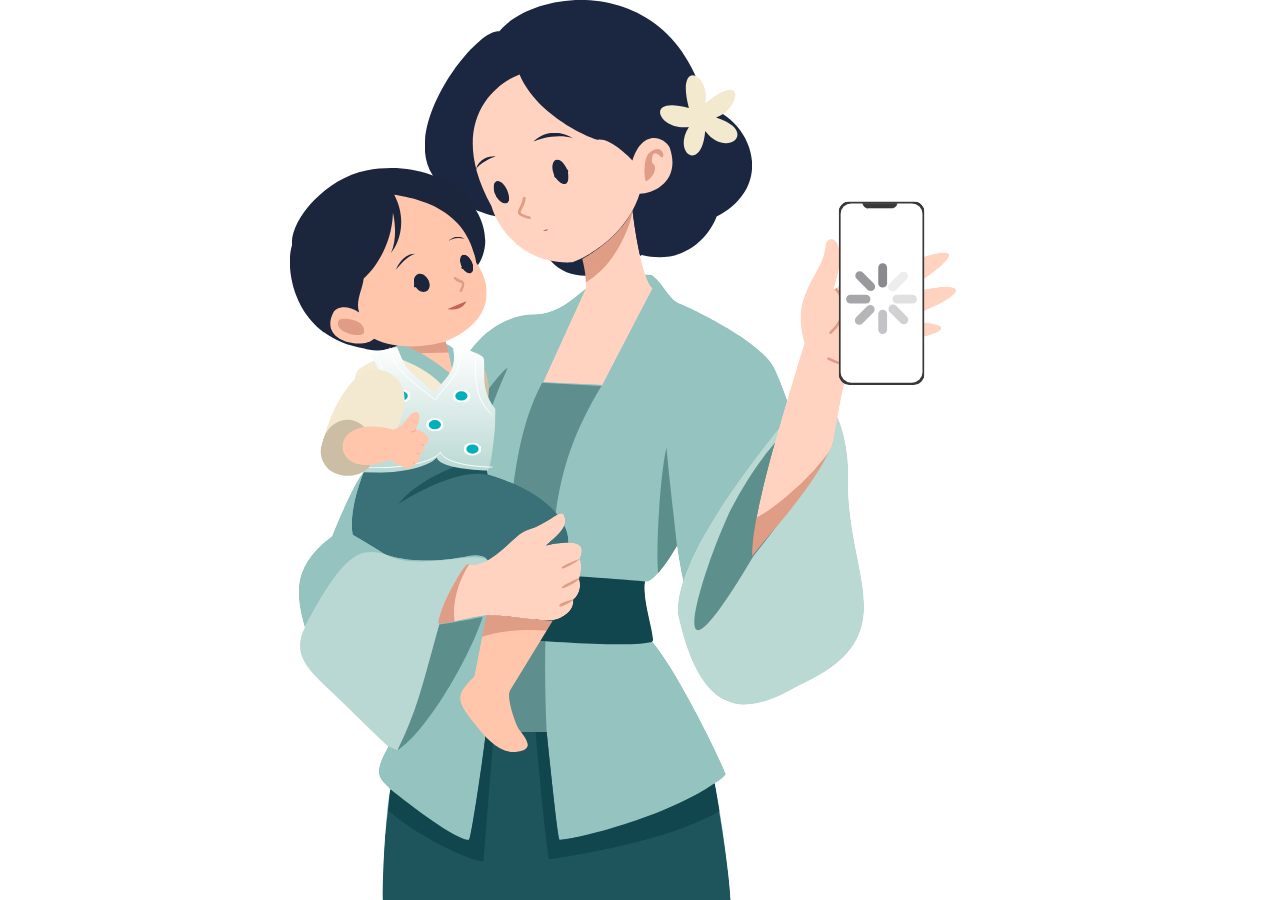
<file: assets/motion/recordingProcessing/index.html>
<!doctype html><html><head><meta charset="utf-8"><meta name="color-scheme" content="light"><meta name="viewport" content="width=device-width,initial-scale=1,maximum-scale=1,user-scalable=no"><meta http-equiv="Content-Security-Policy" content="default-src 'none'; img-src 'self' data:; style-src 'unsafe-inline'; script-src 'unsafe-inline'; connect-src 'none'"><style>
 *{box-sizing:border-box}html,body{color-scheme:light;margin:0;width:100%;height:100%;overflow:hidden;background:transparent;pointer-events:none;font-family:-apple-system,BlinkMacSystemFont,sans-serif}p{margin:0}img{display:block}#stage{position:absolute;transform-origin:0 0}#art{position:absolute}body.paused *{animation-play-state:paused!important}
 @property --motion-rotate { syntax: '<number>'; initial-value: 0; inherits: false; }
@property --motion-scale-x { syntax: '<number>'; initial-value: 1; inherits: false; }
@property --motion-scale-y { syntax: '<number>'; initial-value: 1; inherits: false; }
[data-node-id="5642:16889"]{--motion-origin-x: 50; --motion-origin-y: 50; --motion-rotate: 0; transform: var(--motion-layout-transform, translate(0px)) translate(calc(var(--motion-origin-x, 0) * 1%), calc(var(--motion-origin-y, 0) * 1%)) var(--motion-design-transform-inverse, matrix(1, 0, 0, 1, 0, 0)) rotate(calc(var(--motion-rotate, 0) * 1rad)) var(--motion-design-transform, matrix(1, 0, 0, 1, 0, 0)) translate(calc(var(--motion-origin-x, 0) * -1%), calc(var(--motion-origin-y, 0) * -1%)); transform-origin: 0 0; animation: kf_5642_16889_--motion-rotate_0 2s linear; animation-iteration-count: infinite; }
@keyframes kf_5642_16889_--motion-rotate_0 { 0% { animation-timing-function: cubic-bezier(0.5, 0, 0.5, 1); --motion-rotate: 0; } 24.242% { animation-timing-function: cubic-bezier(0.5, 0, 0.5, 1); --motion-rotate: -0.349066; } 53.143% { animation-timing-function: cubic-bezier(0.5, 0, 0.5, 1); --motion-rotate: 0; } 78.676% { animation-timing-function: cubic-bezier(0.5, 0, 0.5, 1); --motion-rotate: -0.261799; } 100% { --motion-rotate: 0; } }
[data-node-id="5642:16913"]{--motion-origin-x: 50; --motion-origin-y: 50; --motion-rotate: 0; transform: var(--motion-layout-transform, translate(0px)) translate(calc(var(--motion-origin-x, 0) * 1%), calc(var(--motion-origin-y, 0) * 1%)) var(--motion-design-transform-inverse, matrix(0.929358, 0.369179, -0.369179, 0.929358, 0, 0)) rotate(calc(var(--motion-rotate, 0) * 1rad)) var(--motion-design-transform, matrix(0.929358, -0.369179, 0.369179, 0.929358, 0, 0)) translate(calc(var(--motion-origin-x, 0) * -1%), calc(var(--motion-origin-y, 0) * -1%)); transform-origin: 0 0; animation: kf_5642_16913_--motion-rotate_0 2s linear; animation-iteration-count: infinite; }
@keyframes kf_5642_16913_--motion-rotate_0 { 0% { animation-timing-function: cubic-bezier(0.5, 0, 0.5, 1); --motion-rotate: 0; } 24.737% { animation-timing-function: cubic-bezier(0.5, 0, 0.5, 1); --motion-rotate: 1.570796; } 45.974% { animation-timing-function: cubic-bezier(0.5, 0, 0.5, 1); --motion-rotate: 3.141593; } 75.671% { animation-timing-function: cubic-bezier(0.5, 0, 0.5, 1); --motion-rotate: 4.712389; } 100% { --motion-rotate: 6.283185; } }
[data-node-id="5642:16930"]{animation: kf_5642_16930_background-color_0 2s linear; animation-iteration-count: infinite; }
@keyframes kf_5642_16930_background-color_0 { 0% { opacity: 1; } 7.132% { animation-timing-function: cubic-bezier(0.5, 0, 0.5, 1); opacity: 1; } 10.616% { opacity: 0; } 25.341% { animation-timing-function: cubic-bezier(0.5, 0, 0.5, 1); opacity: 0; } 28.429% { opacity: 1; } 100% { opacity: 1; } }
[data-node-id="5642:16942"]{animation: kf_5642_16942_opacity_0 2s linear; animation-iteration-count: infinite; }
@keyframes kf_5642_16942_opacity_0 { 0% { opacity: 0; } 28.35% { animation-timing-function: cubic-bezier(0.5, 0, 0.5, 1); opacity: 0; } 30.45% { opacity: 1; } 89.5% { animation-timing-function: cubic-bezier(0.5, 0, 0.5, 1); opacity: 1; } 100% { opacity: 0; } }
[data-node-id="5642:16959"]{animation: kf_5642_16959_background-color_0 2s linear; animation-iteration-count: infinite; }
@keyframes kf_5642_16959_background-color_0 { 0% { opacity: 1; } 70.206% { animation-timing-function: cubic-bezier(0.5, 0, 0.5, 1); opacity: 1; } 75.2% { opacity: 0; } 95.809% { animation-timing-function: cubic-bezier(0.5, 0, 0.5, 1); opacity: 0; } 100% { opacity: 1; } }
[data-node-id="5642:16967"]{--motion-origin-x: 50; --motion-origin-y: 50; --motion-scale-x: 0.2; --motion-scale-y: 0.2; transform: var(--motion-layout-transform, translate(0px)) translate(calc(var(--motion-origin-x, 0) * 1%), calc(var(--motion-origin-y, 0) * 1%)) var(--motion-design-transform-inverse, matrix(1, 0, 0, 1, 0, 0)) scale(var(--motion-scale-x, 1), var(--motion-scale-y, 1)) var(--motion-design-transform, matrix(1, 0, 0, 1, 0, 0)) translate(calc(var(--motion-origin-x, 0) * -1%), calc(var(--motion-origin-y, 0) * -1%)); transform-origin: 0 0; animation: kf_5642_16967_--motion-scale-x_0 2s linear, kf_5642_16967_--motion-scale-y_0 2s linear; animation-iteration-count: infinite; }
@keyframes kf_5642_16967_--motion-scale-x_0 { 0% { --motion-scale-x: 0.2; } 6.397% { animation-timing-function: cubic-bezier(0.5, 0, 0.5, 1); --motion-scale-x: 0.2; } 33.071% { --motion-scale-x: 1; } 92.54% { animation-timing-function: cubic-bezier(0.5, 0, 0.5, 1); --motion-scale-x: 1; } 100% { --motion-scale-x: 0.2; } } @keyframes kf_5642_16967_--motion-scale-y_0 { 0% { --motion-scale-y: 0.2; } 6.397% { animation-timing-function: cubic-bezier(0.5, 0, 0.5, 1); --motion-scale-y: 0.2; } 33.071% { --motion-scale-y: 1; } 92.54% { animation-timing-function: cubic-bezier(0.5, 0, 0.5, 1); --motion-scale-y: 1; } 100% { --motion-scale-y: 0.2; } }</style></head><body class="paused"><div id="stage"><div id="art"><div data-node-id="5642:16807" data-name="Complete record" style="position:relative;width:100%;height:100%">
      <div data-node-id="5642:16808" data-name="Mom and Child_complete" style="position:absolute;display:contents;left:11.78px;top:0">
        <div data-node-id="5642:16809" data-name="mom&child" style="position:absolute;display:contents;left:11.78px;top:0">
          <div data-node-id="5642:16810" data-name="mom_clothes" style="position:absolute;height:283.298px;left:15.94px;top:123.56px;width:248.288px">
            <img alt="" src="d4145.svg" style="position:absolute;display:block;inset:0;max-width:none;width:100%;height:100%">
          </div>
          <div data-node-id="5642:16818" data-name="child_bottom" style="position:absolute;display:contents;left:40.4px;top:191.5px">
            <div data-node-id="5642:16819" data-name="child_leg" style="position:absolute;height:62px;left:88.96px;top:278px;width:42.052px">
              <img alt="" src="94afb.svg" style="position:absolute;display:block;inset:0;max-width:none;width:100%;height:100%">
            </div>
            <div data-node-id="5642:16823" data-name="child_dress" style="position:absolute;height:62.547px;left:40.4px;top:191.5px;width:97.256px">
              <img alt="" src="79437.svg" style="position:absolute;display:block;inset:0;max-width:none;width:100%;height:100%">
            </div>
          </div>
          <div data-node-id="5642:16827" data-name="mom_left hand" style="position:absolute;height:49.956px;left:79.49px;top:232.4px;width:64.022px">
            <img alt="" src="c853c.svg" style="position:absolute;display:block;inset:0;max-width:none;width:100%;height:100%">
          </div>
          <div data-node-id="5642:16831" data-name="mom_head" style="position:absolute;height:174.085px;left:72.61px;top:0;width:148.033px">
            <img alt="" src="b4bcf.svg" style="position:absolute;display:block;inset:0;max-width:none;width:100%;height:100%">
          </div>
          <div data-node-id="5642:16840" data-name="child_top" style="position:absolute;display:contents;left:11.78px;top:75.99px">
            <div data-node-id="5642:16841" data-name="child_shirt" style="position:absolute;height:47.041px;left:41.18px;top:153.89px;width:61.172px">
              <img alt="" src="09816.svg" style="position:absolute;display:block;inset:0;max-width:none;width:100%;height:100%">
            </div>
            <div data-node-id="5642:16846" data-name="child_head" style="position:absolute;height:93.671px;left:11.78px;top:75.99px;width:89.266px">
              <img alt="" src="3092e.svg" style="position:absolute;display:block;inset:0;max-width:none;width:100%;height:100%">
            </div>
            <div data-node-id="5642:16854" data-name="Vest" style="position:absolute;display:contents;height:60.787px;left:41.02px;top:156.25px;width:63.791px">
              <div data-node-id="5642:16859" style="position:absolute;display:flex;height:58.792px;align-items:center;justify-content:center;left:40.92px;top:155.93px;width:64.878px">
                <div style="flex:none;transform:scaleY(-1) rotate(179.29deg)">
                  <div data-name="Front" style="height:57.998px;mask-mode:alpha;mask-composite:intersect;mask-clip:no-clip;mask-repeat:no-repeat;mask-position:0.459px 0.544px;mask-size:63.109px 60.226px;position:relative;width:64.161px;mask-image:url(&quot;[data-uri]&quot;)">
                    <img alt="" src="f047c.svg" style="position:absolute;display:block;inset:0;max-width:none;width:100%;height:100%">
                  </div>
                </div>
              </div>
              <div data-node-id="5642:16860" style="position:absolute;display:flex;height:33.465px;align-items:center;justify-content:center;left:40.02px;top:155.83px;width:65.167px">
                <div style="flex:none;transform:scaleY(-1) rotate(179.29deg)">
                  <div data-name="Front_line" style="height:32.661px;mask-mode:alpha;mask-composite:intersect;mask-clip:no-clip;mask-repeat:no-repeat;mask-position:1.356px 0.649px;mask-size:63.109px 60.226px;position:relative;width:64.766px;mask-image:url(&quot;[data-uri]&quot;)">
                    <div style="position:absolute;inset:-0.66% -0.12% -0.66% -0.23%">
                      <img alt="" src="e0ff0.svg" style="display:block;max-width:none;width:100%;height:100%">
                    </div>
                  </div>
                </div>
              </div>
              <div data-node-id="5642:16861" style="position:absolute;display:flex;height:8.916px;align-items:center;justify-content:center;left:42.77px;top:203.56px;width:61.132px">
                <div style="flex:none;transform:scaleY(-1) rotate(179.29deg)">
                  <div data-name="Front" style="height:8.157px;mask-mode:alpha;mask-composite:intersect;mask-clip:no-clip;mask-repeat:no-repeat;mask-position:-1.396px -47.084px;mask-size:63.109px 60.226px;position:relative;width:61.035px;mask-image:url(&quot;[data-uri]&quot;)">
                    <div style="position:absolute;inset:-5.53% 0 -2.65% 0">
                      <img alt="" src="cd2b8.svg" style="display:block;max-width:none;width:100%;height:100%">
                    </div>
                  </div>
                </div>
              </div>
              <div data-node-id="5642:16862" data-name="Electrodes" style="position:absolute;display:contents;height:31.63px;left:56.88px;top:175.47px;width:41.54px">
                <div data-node-id="5642:16863" style="position:absolute;display:flex;height:6.299px;align-items:center;justify-content:center;left:85.91px;top:175.52px;width:7.655px">
                  <div style="flex:none;transform:scaleY(-1) rotate(179.29deg)">
                    <div data-name="RA" style="height:6.205px;mask-mode:alpha;mask-composite:intersect;mask-clip:no-clip;mask-repeat:no-repeat;mask-position:-44.53px -19.049px;mask-size:63.109px 60.226px;position:relative;width:7.578px;mask-image:url(&quot;[data-uri]&quot;)">
                      <img alt="" src="b8a7c.svg" style="position:absolute;display:block;inset:0;max-width:none;width:100%;height:100%">
                    </div>
                  </div>
                </div>
                <div data-node-id="5642:16866" style="position:absolute;display:flex;height:6.299px;align-items:center;justify-content:center;left:90.75px;top:199.52px;width:7.655px">
                  <div style="flex:none;transform:scaleY(-1) rotate(179.29deg)">
                    <div data-name="RL" style="height:6.205px;mask-mode:alpha;mask-composite:intersect;mask-clip:no-clip;mask-repeat:no-repeat;mask-position:-49.375px -43.045px;mask-size:63.109px 60.226px;position:relative;width:7.578px;mask-image:url(&quot;[data-uri]&quot;)">
                      <img alt="" src="eccc5.svg" style="position:absolute;display:block;inset:0;max-width:none;width:100%;height:100%">
                    </div>
                  </div>
                </div>
                <div data-node-id="5642:16869" style="position:absolute;display:flex;height:6.299px;align-items:center;justify-content:center;left:57.19px;top:200.8px;width:7.655px">
                  <div style="flex:none;transform:scaleY(-1) rotate(179.29deg)">
                    <div data-name="LL" style="height:6.205px;mask-mode:alpha;mask-composite:intersect;mask-clip:no-clip;mask-repeat:no-repeat;mask-position:-15.811px -44.324px;mask-size:63.109px 60.226px;position:relative;width:7.578px;mask-image:url(&quot;[data-uri]&quot;)">
                      <img alt="" src="9c53a.svg" style="position:absolute;display:block;inset:0;max-width:none;width:100%;height:100%">
                    </div>
                  </div>
                </div>
                <div data-node-id="5642:16872" style="position:absolute;display:flex;height:6.299px;align-items:center;justify-content:center;left:59.22px;top:176.43px;width:7.655px">
                  <div style="flex:none;transform:scaleY(-1) rotate(179.29deg)">
                    <div data-name="LA" style="height:6.205px;mask-mode:alpha;mask-composite:intersect;mask-clip:no-clip;mask-repeat:no-repeat;mask-position:-17.84px -19.956px;mask-size:63.109px 60.226px;position:relative;width:7.578px;mask-image:url(&quot;[data-uri]&quot;)">
                      <img alt="" src="9e0f5.svg" style="position:absolute;display:block;inset:0;max-width:none;width:100%;height:100%">
                    </div>
                  </div>
                </div>
                <div data-node-id="5642:16875" style="position:absolute;display:flex;height:6.299px;align-items:center;justify-content:center;left:74.06px;top:188.75px;width:7.655px">
                  <div style="flex:none;transform:scaleY(-1) rotate(179.29deg)">
                    <div data-name="CV" style="height:6.205px;mask-mode:alpha;mask-composite:intersect;mask-clip:no-clip;mask-repeat:no-repeat;mask-position:-32.684px -32.278px;mask-size:63.109px 60.226px;position:relative;width:7.578px;mask-image:url(&quot;[data-uri]&quot;)">
                      <img alt="" src="bb6ea.svg" style="position:absolute;display:block;inset:0;max-width:none;width:100%;height:100%">
                    </div>
                  </div>
                </div>
              </div>
            </div>
          </div>
        </div>
        <div data-node-id="5642:16878" data-name="child_hand" style="position:absolute;display:contents;left:23px;top:162px">
          <div data-node-id="5642:16879" style="position:absolute;display:flex;height:57.989px;align-items:center;justify-content:center;left:23px;top:162px;width:45.141px">
            <div style="flex:none;transform:scaleY(-1) rotate(-17.21deg)">
              <div data-name="child_arm_shirt" style="height:50.959px;position:relative;width:31.47px">
                <img alt="" src="a1075.svg" style="position:absolute;display:block;inset:0;max-width:none;width:100%;height:100%">
              </div>
            </div>
          </div>
          <div data-node-id="5642:16889" data-name="child_hand_thumb" style="position:absolute;height:42.903px;left:33px;top:179.83px;width:47.046px;--motion-design-transform:initial;--motion-design-transform-inverse:initial;--motion-layout-transform:translate(0px)">
            <img alt="" src="e55f9.svg" style="position:absolute;display:block;inset:0;max-width:none;width:100%;height:100%">
          </div>
        </div>
        <div data-node-id="5642:16893" data-name="mom_hand" style="position:absolute;display:contents;height:256.033px;left:173.99px;top:76.91px;width:166.614px">
          <div data-node-id="5642:16894" style="position:absolute;display:flex;height:162.554px;align-items:center;justify-content:center;left:173.99px;top:170.39px;width:129.48px">
            <div style="flex:none;transform:rotate(21.66deg)">
              <div data-name="mom_arm_shirt" style="height:141.969px;position:relative;width:82.926px">
                <img alt="" src="729e1.svg" style="position:absolute;display:block;inset:0;max-width:none;width:100%;height:100%">
              </div>
            </div>
          </div>
          <div data-node-id="5642:16898" style="position:absolute;display:flex;height:180.591px;align-items:center;justify-content:center;left:201.31px;top:86.39px;width:121.007px">
            <div style="flex:none;transform:rotate(21.66deg)">
              <div data-name="mom_hand_waving" style="height:169.313px;position:relative;width:62.946px">
                <img alt="" src="39589.svg" style="position:absolute;display:block;inset:0;max-width:none;width:100%;height:100%">
              </div>
            </div>
          </div>
          <div data-node-id="5642:16902" data-name="Phone" style="position:absolute;height:83px;left:260px;top:91px;width:39px">
            <img alt="" src="dde9d.svg" style="position:absolute;display:block;inset:0;max-width:none;width:100%;height:100%">
          </div>
          <div data-node-id="5642:16913" data-name="Progress indicator" style="position:absolute;align-content:stretch;display:flex;gap:8.533px;align-items:center;justify-content:center;left:calc(50% + 109.7px);top:119px;width:32px;--motion-design-transform:initial;--motion-design-transform-inverse:initial;--motion-layout-transform:translateX(-50%)">
            <div data-node-id="I5642:16913;5891:23042" data-name="Spinner" style="position:relative;flex-shrink:0;width:32px;height:32px">
              <div data-node-id="I5642:16913;5891:23043" style="position:absolute;display:flex;inset:9.93% 57.07% 57.07% 9.93%;align-items:center;justify-content:center;container-type:size">
                <div style="flex:none;height:hypot(-71.4286cqw,-71.4286cqh);width:hypot(-28.5714cqw,28.5714cqh);transform:rotate(135deg)">
                  <div data-name="325" style="background-color:rgba(60,60,67,0.6);opacity:0.87;position:relative;border-radius:4.267px;width:100%;height:100%"></div>
                </div>
              </div>
              <div data-node-id="I5642:16913;5891:23044" style="position:absolute;display:flex;inset:43.33% 66.67% 43.33% 0;align-items:center;justify-content:center;container-type:size">
                <div style="flex:none;height:100cqw;width:100cqh;transform:rotate(90deg)">
                  <div data-name="270" style="background-color:rgba(60,60,67,0.6);opacity:0.75;position:relative;border-radius:4.267px;width:100%;height:100%"></div>
                </div>
              </div>
              <div data-node-id="I5642:16913;5891:23045" style="position:absolute;display:flex;inset:57.07% 57.07% 9.93% 9.93%;align-items:center;justify-content:center;container-type:size">
                <div style="flex:none;height:hypot(-71.4286cqw,71.4286cqh);width:hypot(28.5714cqw,28.5714cqh);transform:rotate(45deg)">
                  <div data-name="225" style="background-color:rgba(60,60,67,0.6);opacity:0.63;position:relative;border-radius:4.267px;width:100%;height:100%"></div>
                </div>
              </div>
              <div data-node-id="I5642:16913;5891:23046" data-name="180" style="position:absolute;background-color:rgba(60,60,67,0.6);inset:66.67% 43.33% 0 43.33%;opacity:0.51;border-radius:4.267px"></div>
              <div data-node-id="I5642:16913;5891:23047" style="position:absolute;display:flex;inset:57.07% 9.92% 9.93% 57.08%;align-items:center;justify-content:center;container-type:size">
                <div style="flex:none;height:hypot(-71.4286cqw,-71.4286cqh);width:hypot(-28.5714cqw,28.5714cqh);transform:rotate(135deg)">
                  <div data-name="135" style="background-color:rgba(60,60,67,0.6);opacity:0.39;position:relative;border-radius:4.267px;width:100%;height:100%"></div>
                </div>
              </div>
              <div data-node-id="I5642:16913;5891:23048" style="position:absolute;display:flex;inset:43.33% 0 43.33% 66.67%;align-items:center;justify-content:center;container-type:size">
                <div style="flex:none;height:100cqw;width:100cqh;transform:rotate(90deg)">
                  <div data-name="90" style="background-color:rgba(60,60,67,0.6);opacity:0.27;position:relative;border-radius:4.267px;width:100%;height:100%"></div>
                </div>
              </div>
              <div data-node-id="I5642:16913;5891:23049" style="position:absolute;display:flex;inset:9.93% 9.92% 57.07% 57.08%;align-items:center;justify-content:center;container-type:size">
                <div style="flex:none;height:hypot(-71.4286cqw,71.4286cqh);width:hypot(28.5714cqw,28.5714cqh);transform:rotate(45deg)">
                  <div data-name="45" style="background-color:rgba(60,60,67,0.6);opacity:0.15;position:relative;border-radius:4.267px;width:100%;height:100%"></div>
                </div>
              </div>
              <div data-node-id="I5642:16913;5891:23050" data-name="0" style="position:absolute;background-color:rgba(60,60,67,0.6);inset:0 43.33% 66.67% 43.33%;border-radius:4.267px"></div>
            </div>
          </div>
        </div>
        <div data-node-id="5642:16914" data-name="child_facial_features" style="position:absolute;display:contents;left:60px;top:106.81px">
          <div data-node-id="5642:16915" data-name="child_eyesbrown" style="position:absolute;height:15.35px;left:60px;top:106.81px;width:31.128px">
            <img alt="" src="5a1fa.svg" style="position:absolute;display:block;inset:0;max-width:none;width:100%;height:100%">
          </div>
          <div data-node-id="5642:16916" data-name="child_eye" style="position:absolute;display:contents;left:67.58px;top:115.13px">
            <div data-node-id="5642:16917" data-name="eyes_blink" style="position:absolute;display:contents;left:67.58px;top:115.13px">
              <div data-node-id="5642:16921" data-name="Union" style="position:absolute;height:17.482px;left:67.58px;mask-mode:alpha;mask-composite:intersect;mask-clip:no-clip;mask-repeat:no-repeat;mask-size:26.926px 17.481px;top:115.13px;width:26.926px;mask-image:url(&quot;[data-uri]&quot;)">
                <img alt="" src="157e4.svg" style="position:absolute;display:block;inset:0;max-width:none;width:100%;height:100%">
              </div>
              <div data-node-id="5642:16924" data-name="eye_close" style="position:absolute;height:10.201px;left:69.03px;mask-mode:alpha;mask-composite:intersect;mask-clip:no-clip;mask-repeat:no-repeat;mask-position:-1.447px -4.297px;mask-size:26.926px 17.481px;top:119.43px;width:24.28px;mask-image:url(&quot;[data-uri]&quot;)">
                <div style="position:absolute;inset:-6.1% -2.56%">
                  <img alt="" src="f07cc.svg" style="display:block;max-width:none;width:100%;height:100%">
                </div>
              </div>
              <div data-node-id="5642:16930" data-name="Union" style="position:absolute;height:17.482px;left:67.58px;mask-mode:alpha;mask-composite:intersect;mask-clip:no-clip;mask-repeat:no-repeat;mask-size:26.926px 17.481px;top:115.13px;width:26.926px;mask-image:url(&quot;[data-uri]&quot;);--motion-design-transform:initial;--motion-design-transform-inverse:initial;--motion-layout-transform:translate(0px)">
                <img alt="" src="be963.svg" style="position:absolute;display:block;inset:0;max-width:none;width:100%;height:100%">
              </div>
            </div>
          </div>
          <div data-node-id="5642:16933" data-name="child_nose" style="position:absolute;height:5.603px;left:86.46px;top:125.58px;width:4.248px">
            <div style="position:absolute;inset:-11.11% -14.66%">
              <img alt="" src="2f85d.svg" style="display:block;max-width:none;width:100%;height:100%">
            </div>
          </div>
          <div data-node-id="5642:16934" data-name="child_mouth" style="position:absolute;display:contents;left:82.72px;top:136.48px">
            <div data-node-id="5642:16936" data-name="child_mouth" style="position:absolute;height:3.896px;left:82.72px;mask-mode:alpha;mask-composite:intersect;mask-clip:no-clip;mask-repeat:no-repeat;mask-size:9.346px 6.302px;top:136.48px;width:9.339px;mask-image:url(&quot;[data-uri]&quot;)">
              <img alt="" src="48dc5.svg" style="position:absolute;display:block;inset:0;max-width:none;width:100%;height:100%">
            </div>
            <div data-node-id="5642:16942" data-name="child_mouth" style="position:absolute;height:6.302px;left:82.72px;mask-mode:alpha;mask-composite:intersect;mask-clip:no-clip;mask-repeat:no-repeat;mask-size:9.346px 6.302px;top:136.48px;width:9.346px;mask-image:url(&quot;[data-uri]&quot;);--motion-design-transform:initial;--motion-design-transform-inverse:initial;--motion-layout-transform:translate(0px)">
              <img alt="" src="aaeea.svg" style="position:absolute;display:block;inset:0;max-width:none;width:100%;height:100%">
            </div>
          </div>
        </div>
        <div data-node-id="5642:16943" data-name="mom_facial_features" style="position:absolute;display:contents;left:96.11px;top:60px">
          <div data-node-id="5642:16944" data-name="mom_eyebrown" style="position:absolute;height:16.71px;left:96.11px;top:60px;width:43.891px">
            <img alt="" src="636a2.svg" style="position:absolute;display:block;inset:0;max-width:none;width:100%;height:100%">
          </div>
          <div data-node-id="5642:16945" data-name="mom_eyes" style="position:absolute;display:contents;left:103.65px;top:72.45px">
            <div data-node-id="5642:16949" data-name="Union" style="position:absolute;height:20.314px;left:103.65px;mask-mode:alpha;mask-composite:intersect;mask-clip:no-clip;mask-repeat:no-repeat;mask-size:34.842px 20.314px;top:72.45px;width:34.843px;mask-image:url(&quot;[data-uri]&quot;)">
              <img alt="" src="90554.svg" style="position:absolute;display:block;inset:0;max-width:none;width:100%;height:100%">
            </div>
            <div data-node-id="5642:16952" data-name="eye_close" style="position:absolute;height:12.296px;left:105.45px;mask-mode:alpha;mask-composite:intersect;mask-clip:no-clip;mask-repeat:no-repeat;mask-position:-1.795px -4.106px;mask-size:34.842px 20.314px;top:76.55px;width:31.751px;mask-image:url(&quot;[data-uri]&quot;)">
              <div style="position:absolute;inset:-5.06% -1.96%">
                <img alt="" src="0d888.svg" style="display:block;max-width:none;width:100%;height:100%">
              </div>
            </div>
            <div data-node-id="5642:16959" data-name="eye_open" style="position:absolute;height:20.314px;left:103.65px;mask-mode:alpha;mask-composite:intersect;mask-clip:no-clip;mask-repeat:no-repeat;mask-size:34.842px 20.314px;top:72.45px;width:34.842px;mask-image:url(&quot;[data-uri]&quot;);--motion-design-transform:initial;--motion-design-transform-inverse:initial;--motion-layout-transform:translate(0px)">
              <img alt="" src="ec024.svg" style="position:absolute;display:block;inset:0;max-width:none;width:100%;height:100%">
            </div>
          </div>
          <div data-node-id="5642:16967" data-name="mom_mouth" style="position:absolute;height:5.816px;left:122.26px;top:100.99px;width:11.206px;--motion-design-transform:initial;--motion-design-transform-inverse:initial;--motion-layout-transform:translate(0px)">
            <img alt="" src="5211c.svg" style="position:absolute;display:block;inset:0;max-width:none;width:100%;height:100%">
          </div>
          <div data-node-id="5642:16968" data-name="mom_nose" style="position:absolute;height:9.339px;left:115.72px;top:89.16px;width:4.357px">
            <div style="position:absolute;inset:-6.67% -14.29%">
              <img alt="" src="a358d.svg" style="display:block;max-width:none;width:100%;height:100%">
            </div>
          </div>
        </div>
      </div>
    </div></div></div><script>
 const stage=document.getElementById('stage'),art=document.getElementById('art');
 stage.style.width='340.603px';stage.style.height='406.86px';art.style.cssText='width:340.603px;height:406.86px;left:0px;top:0px;overflow:visible';
 function fit(){const s=Math.min(innerWidth/340.603,innerHeight/406.86);stage.style.transform=`translate(${(innerWidth-340.603*s)/2}px,${(innerHeight-406.86*s)/2}px) scale(${s})`;}
 addEventListener('resize',fit);fit();window.setMotionActive=active=>document.body.classList.toggle('paused',!active);
 // Web demo: no native host to call setMotionActive, so start playing on load (stay still only under Reduce Motion, like the app).
 window.setMotionActive(!(window.matchMedia&&matchMedia('(prefers-reduced-motion: reduce)').matches));
 </script></body></html>
</file>
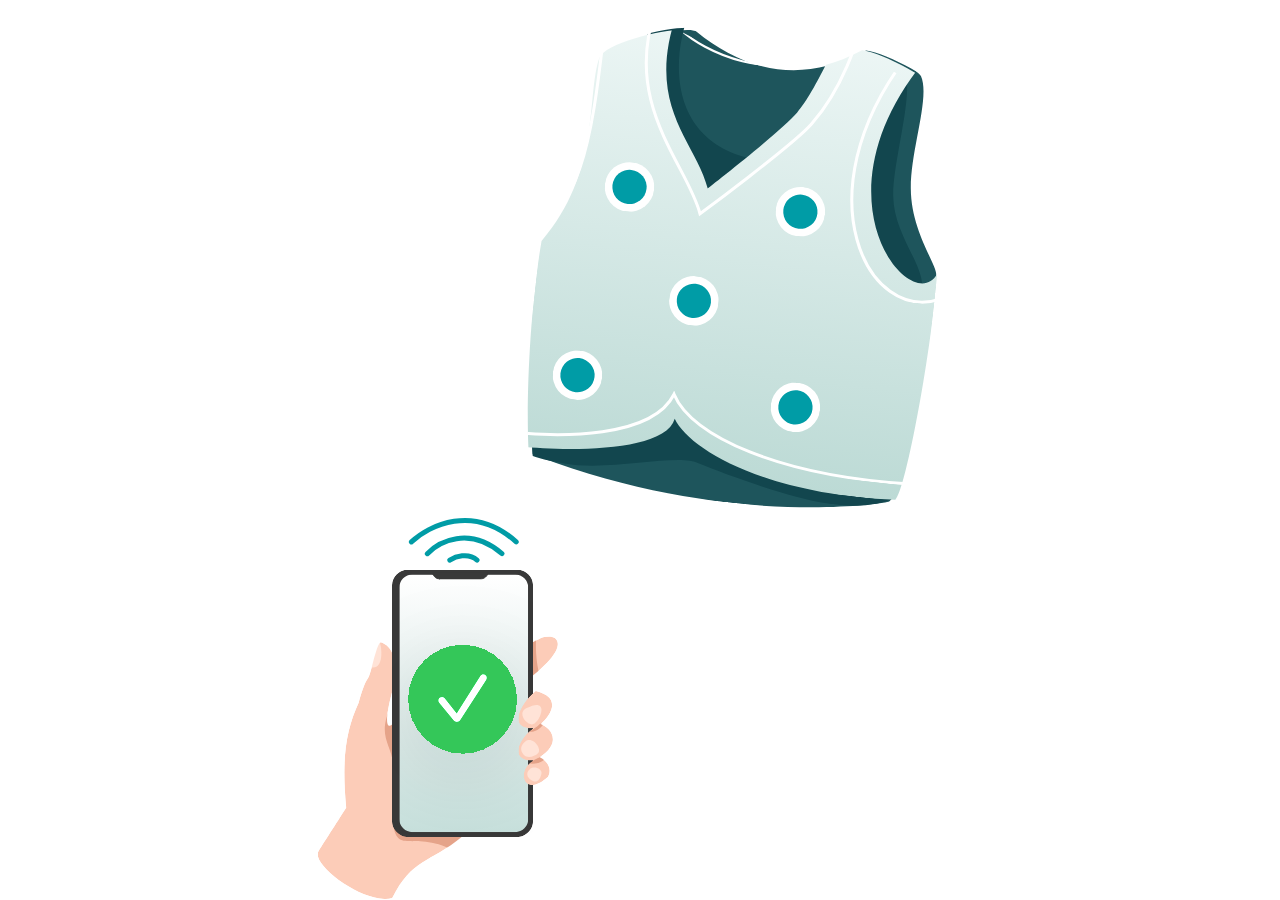
<file: assets/motion/vestConnected/index.html>
<!doctype html><html><head><meta charset="utf-8"><meta name="color-scheme" content="light"><meta name="viewport" content="width=device-width,initial-scale=1,maximum-scale=1,user-scalable=no"><meta http-equiv="Content-Security-Policy" content="default-src 'none'; img-src 'self' data:; style-src 'unsafe-inline'; script-src 'unsafe-inline'; connect-src 'none'"><style>
 *{box-sizing:border-box}html,body{color-scheme:light;margin:0;width:100%;height:100%;overflow:hidden;background:transparent;pointer-events:none;font-family:-apple-system,BlinkMacSystemFont,sans-serif}p{margin:0}img{display:block}#stage{position:absolute;transform-origin:0 0}#art{position:absolute}body.paused *{animation-play-state:paused!important}
 @property --motion-rotate { syntax: '<number>'; initial-value: 0; inherits: false; }
@property --motion-scale-x { syntax: '<number>'; initial-value: 1; inherits: false; }
@property --motion-scale-y { syntax: '<number>'; initial-value: 1; inherits: false; }
[data-motion-for="5434:151825"]{--motion-origin-x: 50; --motion-origin-y: 50; --motion-scale-x: 1; --motion-scale-y: 1; transform: var(--motion-layout-transform, translate(0px)) translate(calc(var(--motion-origin-x, 0) * 1%), calc(var(--motion-origin-y, 0) * 1%)) var(--motion-design-transform-inverse, matrix(0.993981, -0.109553, 0.109553, 0.993981, 0, 0)) scale(var(--motion-scale-x, 1), var(--motion-scale-y, 1)) var(--motion-design-transform, matrix(0.993981, 0.109553, -0.109553, 0.993981, 0, 0)) translate(calc(var(--motion-origin-x, 0) * -1%), calc(var(--motion-origin-y, 0) * -1%)); transform-origin: 0 0; animation: kf_5434_151825_--motion-scale-x_0 2s linear, kf_5434_151825_--motion-scale-y_0 2s linear; animation-iteration-count: infinite; }
@keyframes kf_5434_151825_--motion-scale-x_0 { 0% { animation-timing-function: cubic-bezier(0.5, 0, 0.5, 1); --motion-scale-x: 1; } 28.998% { animation-timing-function: cubic-bezier(0.5, 0, 0.5, 1); --motion-scale-x: 1.088951; } 52.022% { animation-timing-function: cubic-bezier(0.5, 0, 0.5, 1); --motion-scale-x: 1.040158; } 74.782% { animation-timing-function: cubic-bezier(0.5, 0, 0.5, 1); --motion-scale-x: 1.140391; } 100% { --motion-scale-x: 1; } } @keyframes kf_5434_151825_--motion-scale-y_0 { 0% { animation-timing-function: cubic-bezier(0.5, 0, 0.5, 1); --motion-scale-y: 1; } 28.998% { animation-timing-function: cubic-bezier(0.5, 0, 0.5, 1); --motion-scale-y: 1.088951; } 52.022% { animation-timing-function: cubic-bezier(0.5, 0, 0.5, 1); --motion-scale-y: 1.040158; } 74.782% { animation-timing-function: cubic-bezier(0.5, 0, 0.5, 1); --motion-scale-y: 1.140391; } 100% { --motion-scale-y: 1; } }
[data-motion-for="5434:151855"]{--motion-origin-x: 50; --motion-origin-y: 50; --motion-rotate: 0; transform: var(--motion-layout-transform, translate(0px)) translate(calc(var(--motion-origin-x, 0) * 1%), calc(var(--motion-origin-y, 0) * 1%)) var(--motion-design-transform-inverse, matrix(1, 0, 0, 1, 0, 0)) rotate(calc(var(--motion-rotate, 0) * 1rad)) var(--motion-design-transform, matrix(1, 0, 0, 1, 0, 0)) translate(calc(var(--motion-origin-x, 0) * -1%), calc(var(--motion-origin-y, 0) * -1%)); transform-origin: 0 0; animation: kf_5434_151855_--motion-rotate_0 2s linear; animation-iteration-count: infinite; }
@keyframes kf_5434_151855_--motion-rotate_0 { 0% { animation-timing-function: cubic-bezier(0.5, 0, 0.5, 1); --motion-rotate: 0; } 25.4% { animation-timing-function: cubic-bezier(0.5, 0, 0.5, 1); --motion-rotate: -0.10614; } 47.292% { animation-timing-function: cubic-bezier(0.5, 0, 0.5, 1); --motion-rotate: -0.020826; } 70.9% { animation-timing-function: cubic-bezier(0.5, 0, 0.5, 1); --motion-rotate: -0.119664; } 100% { --motion-rotate: 0; } }
[data-motion-for="5434:151878"] path{animation: kf_5434_151878_stroke_0 2s linear; animation-iteration-count: infinite; }
@keyframes kf_5434_151878_stroke_0 { 0% { animation-timing-function: cubic-bezier(0.5, 0, 0.5, 1); stroke: #009CA6; } 25.4% { animation-timing-function: cubic-bezier(0.5, 0, 0.5, 1); stroke: #2BA520; } 52.022% { animation-timing-function: cubic-bezier(0.5, 0, 0.5, 1); stroke: #009CA6; } 75.5% { animation-timing-function: cubic-bezier(0.5, 0, 0.5, 1); stroke: #2BA520; } 100% { stroke: #009CA6; } }</style></head><body class="paused"><div id="stage"><div id="art"><div data-node-id="5434:151818" data-name="Connect_succes" style="position:relative;width:100%;height:100%">
      <div data-node-id="5434:151825" style="position:absolute;height:210.18327216783814px;left:74px;overflow:visible;top:0;width:186.31599761887037px">
        <div style="display:flex;align-items:center;justify-content:center;position:relative;width:100%;height:100%">
          <div style="flex:none;height:193.14279174804688px;transform:matrix(0.993980884552002, 0.10955341160297394, -0.10955341160297394, 0.993980884552002, 0, 0);width:166.1566619873047px">
            <div data-motion-for="5434:151825" data-name="Vest" style="position:relative;width:100%;height:100%;--motion-design-transform:initial;--motion-design-transform-inverse:initial;--motion-layout-transform:translate(0px)">
              <div style="height:193.14279174804688px;transform-origin:0 0;transform:matrix(0.9939809353954877, -0.10955341720678123, 0.10955341720678123, 0.9939809353954877, -21.032091655366585, 2.3180902468062534);width:166.1566619873047px">
                <div data-node-id="5434:151827" style="position:absolute;display:flex;height:210.107px;align-items:center;justify-content:center;left:0;top:0.08px;width:186.308px">
                  <div style="flex:none;transform:rotate(6.29deg)">
                    <div data-name="Vest" style="height:193.066px;mask-mode:alpha;mask-composite:intersect;mask-clip:no-clip;mask-repeat:no-repeat;mask-position:6.629px 5.184px;mask-size:169.52px 198.797px;position:relative;width:166.157px;mask-image:url(&quot;[data-uri]&quot;)">
                      <img alt="" src="170e2.svg" style="position:absolute;display:block;inset:0;max-width:none;width:100%;height:100%">
                    </div>
                  </div>
                </div>
                <div data-node-id="5434:151828" style="position:absolute;display:flex;height:17.711px;align-items:center;justify-content:center;left:71.17px;top:11.84px;width:65.911px">
                  <div style="flex:none;transform:rotate(6.29deg)">
                    <div style="height:10.639px;mask-mode:alpha;mask-composite:intersect;mask-clip:no-clip;mask-repeat:no-repeat;mask-position:-64.542px -6.58px;mask-size:169.52px 198.797px;position:relative;width:65.138px;mask-image:url(&quot;[data-uri]&quot;)">
                      <div style="position:absolute;inset:-3.42% -0.4% -4.33% -0.43%">
                        <img alt="" src="f3f13.svg" style="display:block;max-width:none;width:100%;height:100%">
                      </div>
                    </div>
                  </div>
                </div>
                <div data-node-id="5434:151829" style="position:absolute;display:flex;height:205.666px;align-items:center;justify-content:center;left:3.03px;top:0.85px;width:178.205px">
                  <div style="flex:none;transform:rotate(6.29deg)">
                    <div data-name="Shadow" style="height:189.453px;mask-mode:alpha;mask-composite:intersect;mask-clip:no-clip;mask-repeat:no-repeat;mask-position:3.602px 4.413px;mask-size:169.52px 198.797px;position:relative;width:158.403px;mask-image:url(&quot;[data-uri]&quot;)">
                      <img alt="" src="163dc.svg" style="position:absolute;display:block;inset:0;max-width:none;width:100%;height:100%">
                    </div>
                  </div>
                </div>
                <div data-node-id="5434:151830" style="position:absolute;display:flex;height:204.077px;align-items:center;justify-content:center;left:-1.85px;top:-1.25px;width:188.521px">
                  <div style="flex:none;transform:rotate(6.29deg)">
                    <div data-name="Front" style="height:186.676px;mask-mode:alpha;mask-composite:intersect;mask-clip:no-clip;mask-repeat:no-repeat;mask-position:8.478px 6.512px;mask-size:169.52px 198.797px;position:relative;width:169.088px;mask-image:url(&quot;[data-uri]&quot;)">
                      <img alt="" src="7e286.svg" style="position:absolute;display:block;inset:0;max-width:none;width:100%;height:100%">
                    </div>
                  </div>
                </div>
                <div data-node-id="5434:151831" style="position:absolute;display:flex;height:123.191px;align-items:center;justify-content:center;left:7.89px;top:-1.53px;width:181.17px">
                  <div style="flex:none;transform:rotate(6.29deg)">
                    <div data-name="Front_line" style="height:105.125px;mask-mode:alpha;mask-composite:intersect;mask-clip:no-clip;mask-repeat:no-repeat;mask-position:-1.261px 6.788px;mask-size:169.52px 198.797px;position:relative;width:170.68px;mask-image:url(&quot;[data-uri]&quot;)">
                      <div style="position:absolute;inset:-0.58% -0.15% -0.58% -0.27%">
                        <img alt="" src="ffa51.svg" style="display:block;max-width:none;width:100%;height:100%">
                      </div>
                    </div>
                  </div>
                </div>
                <div data-node-id="5434:151832" style="position:absolute;display:flex;height:43.717px;align-items:center;justify-content:center;left:3.83px;top:151.59px;width:162.756px">
                  <div style="flex:none;transform:rotate(6.29deg)">
                    <div data-name="Front" style="height:26.253px;mask-mode:alpha;mask-composite:intersect;mask-clip:no-clip;mask-repeat:no-repeat;mask-position:2.802px -146.331px;mask-size:169.52px 198.797px;position:relative;width:160.848px;mask-image:url(&quot;[data-uri]&quot;)">
                      <div style="position:absolute;inset:-5.72% 0 -2.34% 0">
                        <img alt="" src="43a95.svg" style="display:block;max-width:none;width:100%;height:100%">
                      </div>
                    </div>
                  </div>
                </div>
                <div data-node-id="5434:151833" data-name="Electrodes" style="position:absolute;display:contents;height:111.444px;left:19.86px;top:63.06px;width:118.781px">
                  <div data-node-id="5434:151834" style="position:absolute;display:flex;align-items:center;justify-content:center;left:40.56px;width:22.039px;height:22.039px;top:64.38px">
                    <div style="flex:none;transform:rotate(6.29deg)">
                      <div data-name="RA" style="mask-mode:alpha;mask-composite:intersect;mask-clip:no-clip;mask-repeat:no-repeat;mask-position:-33.928px -59.116px;mask-size:169.52px 198.797px;position:relative;width:19.972px;height:19.972px;mask-image:url(&quot;[data-uri]&quot;)">
                        <img alt="" src="9e9d6.svg" style="position:absolute;display:block;inset:0;max-width:none;width:100%;height:100%">
                      </div>
                    </div>
                  </div>
                  <div data-node-id="5434:151837" style="position:absolute;display:flex;align-items:center;justify-content:center;left:20.16px;width:22.039px;height:22.039px;top:140.02px">
                    <div style="flex:none;transform:rotate(6.29deg)">
                      <div data-name="RL" style="mask-mode:alpha;mask-composite:intersect;mask-clip:no-clip;mask-repeat:no-repeat;mask-position:-13.536px -134.766px;mask-size:169.52px 198.797px;position:relative;width:19.972px;height:19.972px;mask-image:url(&quot;[data-uri]&quot;)">
                        <img alt="" src="6a2f1.svg" style="position:absolute;display:block;inset:0;max-width:none;width:100%;height:100%">
                      </div>
                    </div>
                  </div>
                  <div data-node-id="5434:151840" style="position:absolute;display:flex;align-items:center;justify-content:center;left:107.82px;width:22.039px;height:22.039px;top:152.47px">
                    <div style="flex:none;transform:rotate(6.29deg)">
                      <div data-name="LL" style="mask-mode:alpha;mask-composite:intersect;mask-clip:no-clip;mask-repeat:no-repeat;mask-position:-101.189px -147.208px;mask-size:169.52px 198.797px;position:relative;width:19.972px;height:19.972px;mask-image:url(&quot;[data-uri]&quot;)">
                        <img alt="" src="19fe4.svg" style="position:absolute;display:block;inset:0;max-width:none;width:100%;height:100%">
                      </div>
                    </div>
                  </div>
                  <div data-node-id="5434:151843" style="position:absolute;display:flex;align-items:center;justify-content:center;left:110.29px;width:22.039px;height:22.039px;top:73.92px">
                    <div style="flex:none;transform:rotate(6.29deg)">
                      <div data-name="LA" style="mask-mode:alpha;mask-composite:intersect;mask-clip:no-clip;mask-repeat:no-repeat;mask-position:-103.665px -68.656px;mask-size:169.52px 198.797px;position:relative;width:19.972px;height:19.972px;mask-image:url(&quot;[data-uri]&quot;)">
                        <img alt="" src="9188b.svg" style="position:absolute;display:block;inset:0;max-width:none;width:100%;height:100%">
                      </div>
                    </div>
                  </div>
                  <div data-node-id="5434:151846" style="position:absolute;display:flex;align-items:center;justify-content:center;left:67.4px;width:22.039px;height:22.039px;top:109.68px">
                    <div style="flex:none;transform:rotate(6.29deg)">
                      <div data-name="CV" style="mask-mode:alpha;mask-composite:intersect;mask-clip:no-clip;mask-repeat:no-repeat;mask-position:-60.775px -104.424px;mask-size:169.52px 198.797px;position:relative;width:19.972px;height:19.972px;mask-image:url(&quot;[data-uri]&quot;)">
                        <img alt="" src="d310f.svg" style="position:absolute;display:block;inset:0;max-width:none;width:100%;height:100%">
                      </div>
                    </div>
                  </div>
                </div>
              </div>
            </div>
          </div>
        </div>
      </div>
      <div data-node-id="5434:151855" style="position:absolute;height:153.40213012695312px;left:0;overflow:visible;top:210px;width:97.06310272216797px">
        <div data-motion-for="5434:151855" data-name="hand_phone" style="position:relative;width:100%;height:100%;--motion-design-transform:initial;--motion-design-transform-inverse:initial;--motion-layout-transform:translate(0px)">
          <div data-node-id="5434:151856" data-name="hand_back" style="position:absolute;height:106.263px;left:0;top:47.14px;width:97.063px">
            <img alt="" src="d2708.svg" style="position:absolute;display:block;inset:0;max-width:none;width:100%;height:100%">
          </div>
          <div data-node-id="5434:151861" data-name="Phone" style="position:absolute;display:contents;left:30.47px;top:20px">
            <div data-node-id="5434:151863" data-name="Phone" style="position:absolute;background-color:#393939;border-color:#393939;border-width:1.31px;border-style:solid;height:108.013px;left:30.47px;mask-mode:alpha;mask-composite:intersect;mask-clip:no-clip;mask-repeat:no-repeat;mask-size:56.868px 108.013px;border-radius:6.552px;top:20px;width:56.868px;mask-image:url(&quot;[data-uri]&quot;)"></div>
            <div data-node-id="5434:151864" data-name="Phone" style="position:absolute;border-color:#393939;border-width:1.247px;border-style:solid;height:105.41px;left:31.93px;mask-mode:alpha;mask-composite:intersect;mask-clip:no-clip;mask-repeat:no-repeat;mask-position:-1.458px -1.301px;mask-size:56.868px 108.013px;border-radius:6.236px;top:21.3px;width:53.952px;background-image:linear-gradient(to bottom,white,#c7e0dc);mask-image:url(&quot;[data-uri]&quot;)"></div>
            <div data-node-id="5434:151865" data-name="frontcam" style="position:absolute;height:2.603px;left:46.51px;mask-mode:alpha;mask-composite:intersect;mask-clip:no-clip;mask-repeat:no-repeat;mask-position:-16.04px -1.301px;mask-size:56.868px 108.013px;top:21.3px;width:22.602px;mask-image:url(&quot;[data-uri]&quot;)">
              <div style="position:absolute;inset:-7.55% -0.87% -7.55% -1.15%">
                <img alt="" src="0741a.svg" style="display:block;max-width:none;width:100%;height:100%">
              </div>
            </div>
            <div data-node-id="5434:151866" data-name="Button - Liquid Glass - Symbol" style="position:absolute;align-content:stretch;display:flex;gap:3.667px;align-items:center;justify-content:center;left:37px;mask-mode:alpha;mask-composite:intersect;mask-clip:no-clip;mask-repeat:no-repeat;mask-position:-6.528px -32px;mask-size:56.868px 108.013px;border-radius:916.667px;width:44px;height:44px;top:52px;mask-image:url(&quot;[data-uri]&quot;)"><img src="symbol-5434-151866.svg" style="position:absolute;left:-6.528px;top:-30.7px;width:57px;height:106px"></div>
          </div>
          <div data-node-id="5434:151867" data-name="hand_front" style="position:absolute;height:38.497px;left:80.65px;top:68.74px;width:14.57px">
            <img alt="" src="d70af.svg" style="position:absolute;display:block;inset:0;max-width:none;width:100%;height:100%">
          </div>
          <div data-node-id="5434:151878" style="position:absolute;display:flex;height:16px;align-items:center;justify-content:center;left:38px;top:0;width:42.313px">
            <div style="flex:none;transform:matrix(0, -1, 1, 0, 0, 0)">
              <div data-motion-for="5434:151878" data-name="bluetooth_wave" style="height:42.313px;position:relative;width:16px;--motion-design-transform:initial;--motion-design-transform-inverse:initial;--motion-layout-transform:translate(0px)">
                <div style="position:absolute;inset:-2.4% -6.35%">
                  <svg preserveAspectRatio="none" overflow="visible" style="display: block;" width="18.0311" height="44.3438" viewBox="0 0 18.0311 44.3438" fill="none" xmlns="http://www.w3.org/2000/svg">
<path id="bluetooth_wave" d="M3.60427 7.44705C8.3433 11.9604 14.9779 24.3045 3.60427 37.5737M8.3433 1.01551C14.8877 7.89839 24.0498 25.997 8.3433 43.3283M1.01565 16.5155C2.34898 18.6822 4.21565 23.9155 1.01565 27.5155" stroke-width="2.03101" stroke-linecap="round" stroke="#009CA6"/>
</svg>

                </div>
              </div>
            </div>
          </div>
        </div>
      </div>
    </div></div></div><script>
 const stage=document.getElementById('stage'),art=document.getElementById('art');
 stage.style.width='260.315735px';stage.style.height='363.401764px';art.style.cssText='width:260.315735px;height:363.401764px;left:0px;top:0px;overflow:visible';
 function fit(){const s=Math.min(innerWidth/260.315735,innerHeight/363.401764);stage.style.transform=`translate(${(innerWidth-260.315735*s)/2}px,${(innerHeight-363.401764*s)/2}px) scale(${s})`;}
 addEventListener('resize',fit);fit();window.setMotionActive=active=>document.body.classList.toggle('paused',!active);
 // Web demo: no native host to call setMotionActive, so start playing on load (stay still only under Reduce Motion, like the app).
 window.setMotionActive(!(window.matchMedia&&matchMedia('(prefers-reduced-motion: reduce)').matches));
 </script></body></html>
</file>
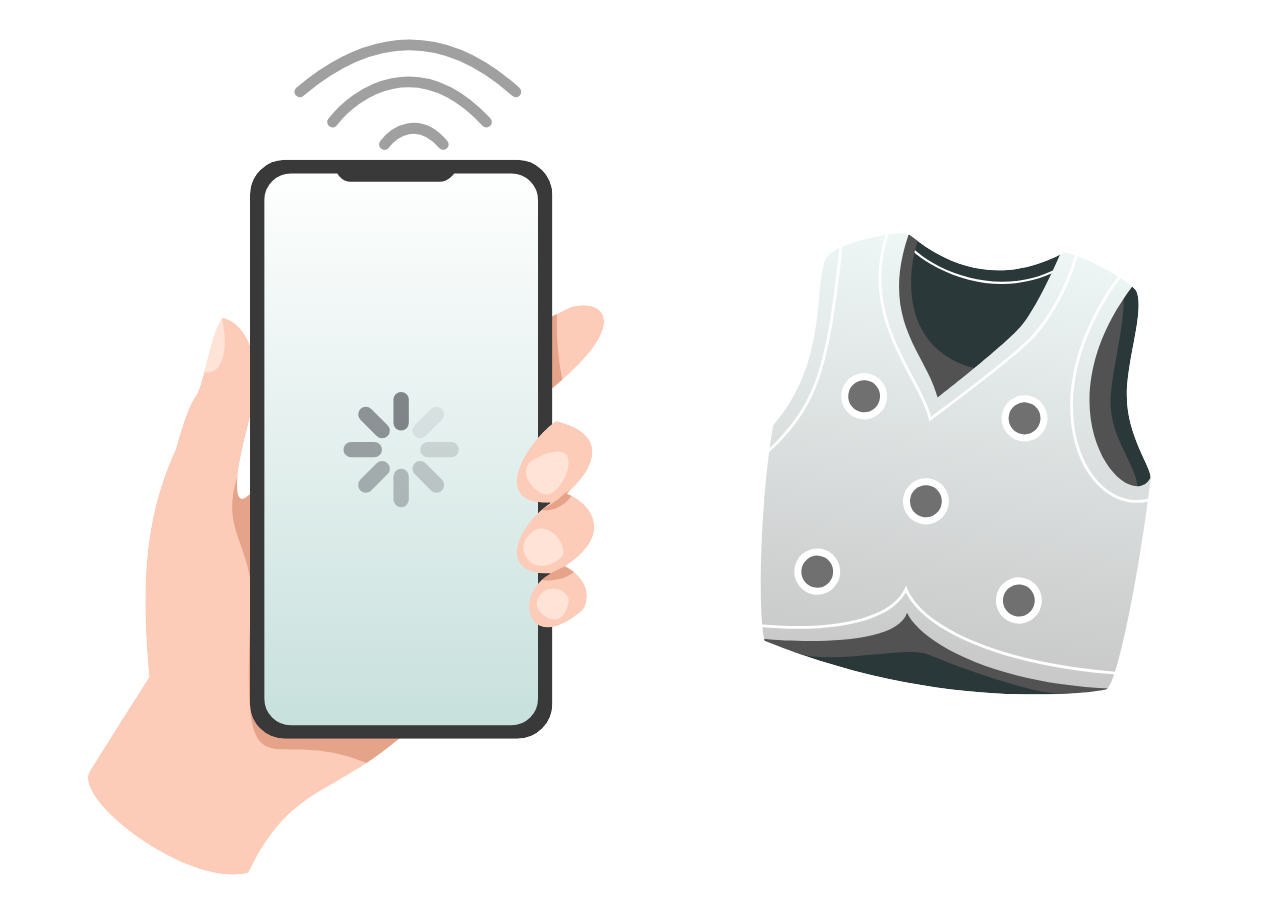
<file: assets/motion/vestSearching/index.html>
<!doctype html><html><head><meta charset="utf-8"><meta name="color-scheme" content="light"><meta name="viewport" content="width=device-width,initial-scale=1,maximum-scale=1,user-scalable=no"><meta http-equiv="Content-Security-Policy" content="default-src 'none'; img-src 'self' data:; style-src 'unsafe-inline'; script-src 'unsafe-inline'; connect-src 'none'"><style>
 *{box-sizing:border-box}html,body{color-scheme:light;margin:0;width:100%;height:100%;overflow:hidden;background:transparent;pointer-events:none;font-family:-apple-system,BlinkMacSystemFont,sans-serif}p{margin:0}img{display:block}#stage{position:absolute;transform-origin:0 0}#art{position:absolute}body.paused *{animation-play-state:paused!important}
 @property --motion-rotate { syntax: '<number>'; initial-value: 0; inherits: false; }
[data-motion-for="5642:9234"]{animation: kf_5434_152217_stroke_0 2s linear; animation-iteration-count: infinite; }
@keyframes kf_5434_152217_stroke_0 { 0% { animation-timing-function: cubic-bezier(0.5, 0, 0.5, 1); stroke: #000; } 24.737% { animation-timing-function: cubic-bezier(0.5, 0, 0.5, 1); stroke: #8E8E93; } 51.15% { animation-timing-function: cubic-bezier(0.5, 0, 0.5, 1); stroke: #08283F; } 51.35% { animation-timing-function: cubic-bezier(0.5, 0, 0.5, 1); stroke: #000; } 74.75% { animation-timing-function: cubic-bezier(0.5, 0, 0.5, 1); stroke: #8E8E93; } 100% { stroke: #000; } }
/* SVG bars retain their exported coordinates; rotate around their shared centre. */
[data-motion-for="5642:9252"]{transform-box:fill-box;transform-origin:center;transform:rotate(calc(var(--motion-rotate,0) * 1rad));animation:kf_5434_152235_--motion-rotate_0 2s linear infinite;}

@keyframes kf_5434_152235_--motion-rotate_0 { 0% { animation-timing-function: cubic-bezier(0.5, 0, 0.5, 1); --motion-rotate: 0; } 24.737% { animation-timing-function: cubic-bezier(0.5, 0, 0.5, 1); --motion-rotate: 1.570796; } 45.974% { animation-timing-function: cubic-bezier(0.5, 0, 0.5, 1); --motion-rotate: 3.141593; } 75.671% { animation-timing-function: cubic-bezier(0.5, 0, 0.5, 1); --motion-rotate: 4.712389; } 100% { --motion-rotate: 6.283185; } }</style></head><body class="paused"><div id="stage"><div id="art"><svg width="320" height="250" viewBox="0 0 320 250" fill="none" xmlns="http://www.w3.org/2000/svg">
<mask id="mask0_5642_9202" style="mask-type:alpha" maskUnits="userSpaceOnUse" x="193" y="64" width="109" height="129">
<path d="M211.506 72.0402C213.11 67.54 233.384 63.4218 235.142 65.4087C245.393 73.7147 259.739 79.7879 277.779 70.1456C283.047 70.7309 295.934 78.0555 297.852 80.7373C300.307 86.2857 295.181 99.7515 295.244 110.011C295.314 121.367 302.156 129.891 301.844 132.743C299.758 151.822 292.893 190.757 289.495 191.494C285.246 192.416 244.038 198.09 194.591 177.964C192.743 171.388 193.215 139.986 196.979 118.206C212.009 100.864 208.23 81.2323 211.506 72.0402Z" fill="#1E555C"/>
</mask>
<g mask="url(#mask0_5642_9202)">
<path d="M211.506 72.0398C209.421 68.7025 233.384 63.4214 235.141 65.4083C245.392 73.7142 259.738 79.7874 277.778 70.1451C283.047 70.7305 295.933 78.055 297.852 80.7368C300.307 86.2852 295.18 99.751 295.244 110.011C295.313 121.366 302.155 129.891 301.843 132.743C299.757 151.822 292.893 190.756 289.494 191.494C285.246 192.415 244.038 198.09 194.591 177.964C192.742 171.388 193.214 139.985 196.978 118.206C212.009 100.863 208.23 81.2319 211.506 72.0398Z" fill="#2A383A"/>
<path d="M235.525 69.1339L235.32 69.3446C238.005 71.9653 243.835 75.7683 251.275 77.6845C258.723 79.6027 267.802 79.6336 276.959 74.6774L276.819 74.4183L276.678 74.1592C267.677 79.0309 258.756 79.0032 251.421 77.114C244.077 75.2227 238.34 71.4696 235.731 68.9233L235.525 69.1339Z" fill="white"/>
<path d="M253.896 102.531C232.403 97.5151 233.877 76.3837 237.301 66.445C236.387 65.7793 234.228 64.7498 232.911 65.9572C217.347 68.1301 231.791 103.891 240.959 121.5C254.227 117.267 275.389 107.547 253.896 102.531Z" fill="#525252"/>
<path d="M290.738 112.397C290.579 103.918 295.335 88.4207 294.158 81.1229L276.418 98.8612L277.355 141.768C284.257 141.871 298.095 140.847 298.238 135.926C298.417 129.774 290.922 122.191 290.738 112.397Z" fill="#525252"/>
<path d="M234.047 162.141L192.151 175.005C191.657 179.529 200.965 181.104 205.707 181.986C217.418 184.165 235.341 179.206 240.373 181.955C247.081 184.725 263.059 190.687 273.302 192.382C283.545 194.078 290.118 191.828 291.587 190.432L234.047 162.141Z" fill="#525252"/>
<path d="M265.755 90.7089C270.498 85.2633 277.01 69.9607 277.01 69.9607C282.191 69.5409 295.878 78.0294 296.801 79.5254C270.014 114.972 295.795 143.817 301.855 132.645C300.704 150.998 293.829 188.89 291.099 191.274C257.642 189.95 237.822 178.087 234.159 170.216C231.632 178.934 206.439 178.65 194.158 177.419C191.575 176.415 192.761 137.181 194.919 118.077C208.38 103.347 206.119 83.3868 210.292 70.5118C213.336 67.9633 232.572 63.6303 234.849 64.4804C226.145 88.9959 239.572 98.0529 242.662 110.441C242.662 110.441 261.085 96.0705 265.755 90.7089Z" fill="url(#paint0_linear_5642_9202)"/>
<path d="M281.27 70.7322L281.237 70.3408L280.958 70.3635L280.889 70.6357L281.27 70.7322ZM269.431 93.2073L269.727 93.4656L269.431 93.2073ZM240.628 116.386L240.247 116.48L240.389 117.051L240.862 116.702L240.628 116.386ZM293.708 76.1953L294.021 76.4325L294.183 76.2183L294.042 75.9895L293.708 76.1953ZM215.947 67.5563L215.694 67.2549L215.573 67.3561L215.556 67.5129L215.947 67.5563ZM229.113 63.6439L229.483 63.7759L229.613 63.4114L229.25 63.276L229.113 63.6439ZM281.27 70.7322C280.889 70.6357 280.889 70.6357 280.889 70.6357C280.889 70.6358 280.889 70.6358 280.889 70.636C280.889 70.6362 280.889 70.6367 280.889 70.6373C280.888 70.6386 280.888 70.6406 280.887 70.6434C280.886 70.649 280.883 70.6576 280.881 70.6691C280.875 70.692 280.865 70.7268 280.853 70.7727C280.829 70.8647 280.791 71.0017 280.74 71.1802C280.638 71.537 280.483 72.0595 280.269 72.7182C279.842 74.0358 279.181 75.8979 278.25 78.0707C276.387 82.4189 273.447 87.9983 269.135 92.949L269.431 93.2073L269.727 93.4656C274.11 88.4328 277.089 82.7746 278.972 78.3812C279.914 76.1831 280.583 74.2983 281.016 72.9618C281.233 72.2935 281.391 71.762 281.495 71.3967C281.547 71.2141 281.586 71.073 281.612 70.9771C281.624 70.9292 281.634 70.8925 281.64 70.8676C281.644 70.8552 281.646 70.8457 281.648 70.8392C281.649 70.8359 281.649 70.8334 281.65 70.8317C281.65 70.8308 281.65 70.8301 281.65 70.8296C281.65 70.8293 281.65 70.8291 281.65 70.829C281.65 70.8288 281.65 70.8287 281.27 70.7322ZM269.431 93.2073L269.135 92.949C267.991 94.2619 265.631 96.3616 262.709 98.7885C259.795 101.209 256.344 103.935 253.038 106.496C249.731 109.057 246.57 111.451 244.236 113.204C243.069 114.081 242.108 114.797 241.44 115.295C241.105 115.543 240.844 115.737 240.666 115.869C240.577 115.935 240.51 115.985 240.464 116.019C240.441 116.036 240.424 116.048 240.412 116.057C240.406 116.061 240.402 116.064 240.399 116.067C240.398 116.068 240.396 116.068 240.396 116.069C240.395 116.069 240.395 116.069 240.395 116.07C240.395 116.07 240.395 116.07 240.628 116.386C240.862 116.702 240.862 116.702 240.862 116.702C240.862 116.702 240.862 116.701 240.863 116.701C240.863 116.701 240.865 116.7 240.866 116.699C240.869 116.696 240.873 116.693 240.879 116.689C240.891 116.68 240.908 116.667 240.931 116.65C240.977 116.617 241.045 116.566 241.134 116.5C241.312 116.368 241.574 116.174 241.909 115.925C242.578 115.427 243.54 114.71 244.708 113.832C247.044 112.078 250.208 109.682 253.519 107.118C256.829 104.554 260.287 101.822 263.211 99.3932C266.127 96.9715 268.535 94.8335 269.727 93.4656L269.431 93.2073ZM302.9 138.435L302.77 138.064C298.201 139.662 293.737 138.836 289.999 136.148C286.252 133.454 283.222 128.877 281.591 122.968C278.332 111.157 280.687 94.0779 294.021 76.4325L293.708 76.1953L293.394 75.9581C279.942 93.7597 277.498 111.086 280.834 123.176C282.501 129.218 285.617 133.965 289.541 136.786C293.474 139.613 298.204 140.493 303.03 138.805L302.9 138.435ZM281.27 70.7322L281.302 71.1236C283.784 70.9225 286.584 71.8756 288.904 73.093C290.058 73.6986 291.079 74.3622 291.866 74.9634C292.666 75.5751 293.184 76.093 293.374 76.4011L293.708 76.1953L294.042 75.9895C293.77 75.5495 293.151 74.9581 292.342 74.3396C291.519 73.7106 290.46 73.0232 289.268 72.3976C286.895 71.1525 283.936 70.1221 281.237 70.3408L281.27 70.7322ZM215.947 67.5563L215.556 67.5129C213.69 84.5841 212.139 95.8144 209.165 104.492C206.2 113.143 201.815 119.267 194.24 126.1L194.503 126.392L194.766 126.684C202.419 119.78 206.891 113.549 209.908 104.748C212.915 95.9737 214.472 84.6547 216.337 67.5996L215.947 67.5563ZM215.947 67.5563L216.199 67.8576C217.659 66.6353 220.319 65.4632 222.928 64.7026C224.226 64.3243 225.493 64.053 226.569 63.9283C227.664 63.8014 228.501 63.8342 228.977 64.0118L229.113 63.6439L229.25 63.276C228.587 63.0286 227.589 63.0193 226.478 63.1481C225.347 63.279 224.036 63.5611 222.707 63.9485C220.063 64.7195 217.278 65.9287 215.694 67.2549L215.947 67.5563ZM229.113 63.6439L228.743 63.5119C224.349 75.8892 226.481 86.0823 230.086 94.7137C231.885 99.0207 234.055 102.948 235.954 106.549C237.861 110.164 239.488 113.436 240.247 116.48L240.628 116.386L241.009 116.291C240.223 113.142 238.551 109.789 236.649 106.184C234.74 102.565 232.592 98.6775 230.81 94.4119C227.254 85.8982 225.174 75.9142 229.483 63.7759L229.113 63.6439Z" fill="white"/>
<path d="M233.885 163.616L234.25 163.471L233.921 162.648L233.532 163.443L233.885 163.616ZM233.885 163.616L233.521 163.761C235.832 169.543 242.861 174.941 253.274 179.153C263.713 183.375 277.641 186.442 293.901 187.501L293.926 187.109L293.95 186.717C277.754 185.663 263.911 182.608 253.568 178.425C243.199 174.231 236.436 168.939 234.25 163.471L233.885 163.616ZM191.998 173.695L191.96 174.085C198.115 174.703 207.192 175.113 215.458 173.896C219.592 173.287 223.541 172.27 226.826 170.655C230.112 169.041 232.757 166.817 234.238 163.789L233.885 163.616L233.532 163.443C232.151 166.268 229.664 168.385 226.479 169.95C223.293 171.516 219.43 172.517 215.343 173.119C207.167 174.322 198.163 173.918 192.037 173.304L191.998 173.695Z" fill="white"/>
<ellipse cx="6.3809" cy="6.43063" rx="6.3809" ry="6.43063" transform="matrix(0.993885 0.110418 -0.108696 0.994075 216.617 102.969)" fill="white"/>
<ellipse cx="4.41754" cy="4.45197" rx="4.41754" ry="4.45197" transform="matrix(0.993885 0.110418 -0.108696 0.994075 218.354 105.153)" fill="#707070"/>
<ellipse cx="6.3809" cy="6.43063" rx="6.3809" ry="6.43063" transform="matrix(0.993885 0.110418 -0.108696 0.994075 203.588 151.69)" fill="white"/>
<ellipse cx="4.41754" cy="4.45197" rx="4.41754" ry="4.45197" transform="matrix(0.993885 0.110418 -0.108696 0.994075 205.324 153.874)" fill="#707070"/>
<ellipse cx="6.3809" cy="6.43063" rx="6.3809" ry="6.43063" transform="matrix(0.993885 0.110418 -0.108696 0.994075 259.594 159.704)" fill="white"/>
<ellipse cx="4.41754" cy="4.45197" rx="4.41754" ry="4.45197" transform="matrix(0.993885 0.110418 -0.108696 0.994075 261.33 161.887)" fill="#707070"/>
<ellipse cx="6.3809" cy="6.43063" rx="6.3809" ry="6.43063" transform="matrix(0.993885 0.110418 -0.108696 0.994075 261.176 109.113)" fill="white"/>
<ellipse cx="4.41754" cy="4.45197" rx="4.41754" ry="4.45197" transform="matrix(0.993885 0.110418 -0.108696 0.994075 262.912 111.296)" fill="#707070"/>
<ellipse cx="6.3809" cy="6.43063" rx="6.3809" ry="6.43063" transform="matrix(0.993885 0.110418 -0.108696 0.994075 233.77 132.149)" fill="white"/>
<ellipse cx="4.41754" cy="4.45197" rx="4.41754" ry="4.45197" transform="matrix(0.993885 0.110418 -0.108696 0.994075 235.506 134.333)" fill="#707070"/>
</g>
<path data-motion-for="5642:9234" d="M74.62 33.9027C81.02 25.5027 98.524 13.7427 117.34 33.9027M65.5 25.5027C76.5 16.1442 99 1.64423 125.5 25.5027M89.02 40.1308C91.58 36.7308 98.428 31.9708 105.34 40.1308" stroke="#A0A0A0" stroke-width="3" stroke-linecap="round"/>
<mask id="mask1_5642_9202" style="mask-type:alpha" maskUnits="userSpaceOnUse" x="6" y="84" width="145" height="160">
<path d="M36.6608 109.913C38.6608 107.494 41.1607 90.7612 44.1608 88.2413C48.8274 89.2492 56.7607 96.6075 51.1607 117.977C45.5608 139.346 48.8274 139.985 51.1607 137.633C80.3274 119.153 137.161 86.2253 141.161 85.2173C152.161 82.4443 160.261 93.3812 118.661 119.992C124.994 137.296 127.349 176.737 93.1607 205.167C73.1607 221.798 63.1607 218.27 51.1607 242.462C35.1608 246.998 2.16071 222.302 7.16071 214.238C11.1607 207.787 19.8274 194.079 23.6608 188.032C20.8608 157.389 23.6606 141.161 31.1608 124.529C32.1608 120.665 34.6608 112.332 36.6608 109.913Z" fill="#FCCCB8"/>
</mask>
<g mask="url(#mask1_5642_9202)">
<path d="M36.6608 109.913C38.6608 107.494 41.1607 90.7612 44.1608 88.2413C48.8274 89.2492 56.7607 96.6075 51.1607 117.977C45.5608 139.346 48.8274 139.985 51.1607 137.633C80.3274 119.153 137.161 86.2253 141.161 85.2173C152.161 82.4443 160.261 93.3812 118.661 119.992C124.994 137.296 127.349 176.737 93.1607 205.167C73.1607 221.798 63.1607 218.27 51.1607 242.462C35.1608 246.998 2.16071 222.302 7.16071 214.238C11.1607 207.787 19.8274 194.079 23.6608 188.032C20.8608 157.389 23.6606 141.161 31.1608 124.529C32.1608 120.665 34.6608 112.332 36.6608 109.913Z" fill="#FCCCB8"/>
<path d="M52.1615 163.838C50.6611 148.215 41.6616 145.695 50.6615 126.039C81.1614 105.543 140.561 67.0712 138.161 77.1511C135.761 87.231 137.161 101.847 139.161 107.895C130.661 135.11 115.261 191.155 117.661 197.606C120.061 204.057 97.3279 210.374 85.6612 212.726C55.6611 198.614 48.6611 228.854 52.1615 163.838Z" fill="#E5A389"/>
<path d="M43.1608 86.728C45.6608 92.4399 45.6611 104.872 38.6608 103.36C29.2657 101.331 37.6608 92.1039 43.1608 86.728Z" fill="#FFE3D7"/>
</g>
<mask id="mask2_5642_9202" style="mask-type:alpha" maskUnits="userSpaceOnUse" x="51" y="44" width="85" height="162">
<rect x="52.6279" y="45.3603" width="82.0645" height="158.884" rx="8.70975" fill="#393939" stroke="#393939" stroke-width="1.9355"/>
</mask>
<g mask="url(#mask2_5642_9202)">
<rect x="52.6279" y="45.3603" width="82.0645" height="158.884" rx="8.70975" fill="#393939" stroke="#393939" stroke-width="1.9355"/>
<rect x="54.7356" y="47.2509" width="77.8501" height="155.102" rx="8.29" fill="url(#paint1_linear_5642_9202)" stroke="#393939" stroke-width="1.84222"/>
<path d="M79.6593 50.2049C77.0746 50.2049 75.7105 47.6215 75.3516 46.3298L108.736 46.3298C108.736 48.2674 106.184 50.2049 104.428 50.2049L79.6593 50.2049Z" fill="#393939" stroke="#393939" stroke-width="0.58065" stroke-linecap="round"/>
<g data-motion-for="5642:9252"><rect opacity="0.87" x="91.3867" y="119.623" width="4.26667" height="10.6667" rx="2.13333" transform="rotate(135 91.3867 119.623)" fill="#3C3C43" fill-opacity="0.6"/>
<rect opacity="0.75" x="88.3164" y="122.77" width="4.26667" height="10.6667" rx="2.13333" transform="rotate(90 88.3164 122.77)" fill="#3C3C43" fill-opacity="0.6"/>
<rect opacity="0.63" x="88.3711" y="127.166" width="4.26667" height="10.6667" rx="2.13333" transform="rotate(45 88.3711 127.166)" fill="#3C3C43" fill-opacity="0.6"/>
<rect opacity="0.51" x="91.5176" y="130.237" width="4.26667" height="10.6667" rx="2.13333" fill="#3C3C43" fill-opacity="0.6"/>
<rect opacity="0.39" x="106.475" y="134.709" width="4.26667" height="10.6667" rx="2.13333" transform="rotate(135 106.475 134.709)" fill="#3C3C43" fill-opacity="0.6"/>
<rect opacity="0.27" x="109.65" y="122.77" width="4.26667" height="10.6667" rx="2.13333" transform="rotate(90 109.65 122.77)" fill="#3C3C43" fill-opacity="0.6"/>
<rect opacity="0.15" x="103.459" y="112.082" width="4.26667" height="10.6667" rx="2.13333" transform="rotate(45 103.459 112.082)" fill="#3C3C43" fill-opacity="0.6"/>
<rect x="91.5176" y="108.904" width="4.26667" height="10.6667" rx="2.13333" fill="#3C3C43" fill-opacity="0.6"/>
</g>
</g>
<mask id="mask3_5642_9202" style="mask-type:alpha" maskUnits="userSpaceOnUse" x="125" y="116" width="23" height="59">
<path d="M135.161 139.647C117.561 140.454 128.661 122.512 136.661 116.968C153.46 121 145.661 132.087 139.661 137.127C145.661 139.143 153.561 148.014 139.161 157.287C146.761 161.319 145.661 167.031 144.161 169.383C128.961 182.688 124.161 165.351 135.161 159.303C119.561 159.706 126.161 145.695 135.161 139.647Z" fill="#FCCCB8"/>
</mask>
<g mask="url(#mask3_5642_9202)">
<path d="M135.161 139.647C117.561 140.454 128.661 122.512 136.661 116.968C153.46 121 145.661 132.087 139.661 137.127C145.661 139.143 153.561 148.014 139.161 157.287C146.761 161.319 145.661 167.031 144.161 169.383C128.961 182.688 124.161 165.351 135.161 159.303C119.561 159.706 126.161 145.695 135.161 139.647Z" fill="#FCCCB8"/>
<path d="M132.66 141.663C139.66 137.631 139.06 136.219 140.66 136.623C142.66 137.127 137.16 142.671 132.66 141.663Z" fill="#E5A389"/>
<path d="M131.66 160.814C135.66 159.302 141.06 155.875 142.66 156.278C144.66 156.782 139.66 162.83 131.66 160.814Z" fill="#E5A389"/>
<path d="M130.66 127.552C124.66 130.681 131.66 138.64 135.16 137.128C139.965 135.052 145.16 119.992 130.66 127.552Z" fill="#FFE3D7"/>
<path d="M129.16 155.775C126.36 152.55 127.66 149.727 130.16 147.711C134.66 144.083 140.66 152.247 138.16 154.767C135.66 157.287 131.16 158.079 129.16 155.775Z" fill="#FFE3D7"/>
<path d="M135.16 171.903C132.16 170.895 129.41 167.367 133.16 164.343C135.66 162.327 140.852 164.343 140.16 167.367C138.96 172.608 136.386 172.315 135.16 171.903Z" fill="#FFE3D7"/>
</g>
<defs>
<linearGradient id="paint0_linear_5642_9202" x1="254.884" y1="66.6676" x2="241.611" y2="186.148" gradientUnits="userSpaceOnUse">
<stop stop-color="#EEF7F6"/>
<stop offset="1" stop-color="#C8C8C8"/>
</linearGradient>
<linearGradient id="paint1_linear_5642_9202" x1="93.6606" y1="46.3298" x2="93.6606" y2="203.274" gradientUnits="userSpaceOnUse">
<stop stop-color="white"/>
<stop offset="1" stop-color="#C7E0DC"/>
</linearGradient>
</defs>
</svg>
</div></div><script>
 const stage=document.getElementById('stage'),art=document.getElementById('art');
 // Figma 5642:9202 includes safe margins around the Bluetooth waves and hand.
 stage.style.width='320px';stage.style.height='250px';art.style.cssText='width:320px;height:250px;left:0;top:0';
 function fit(){const s=Math.min(innerWidth/320,innerHeight/250);stage.style.transform=`translate(${(innerWidth-320*s)/2}px,${(innerHeight-250*s)/2}px) scale(${s})`;}
 addEventListener('resize',fit);fit();window.setMotionActive=active=>document.body.classList.toggle('paused',!active);
 // Web demo: no native host to call setMotionActive, so start playing on load (stay still only under Reduce Motion, like the app).
 window.setMotionActive(!(window.matchMedia&&matchMedia('(prefers-reduced-motion: reduce)').matches));
 </script></body></html>
</file>
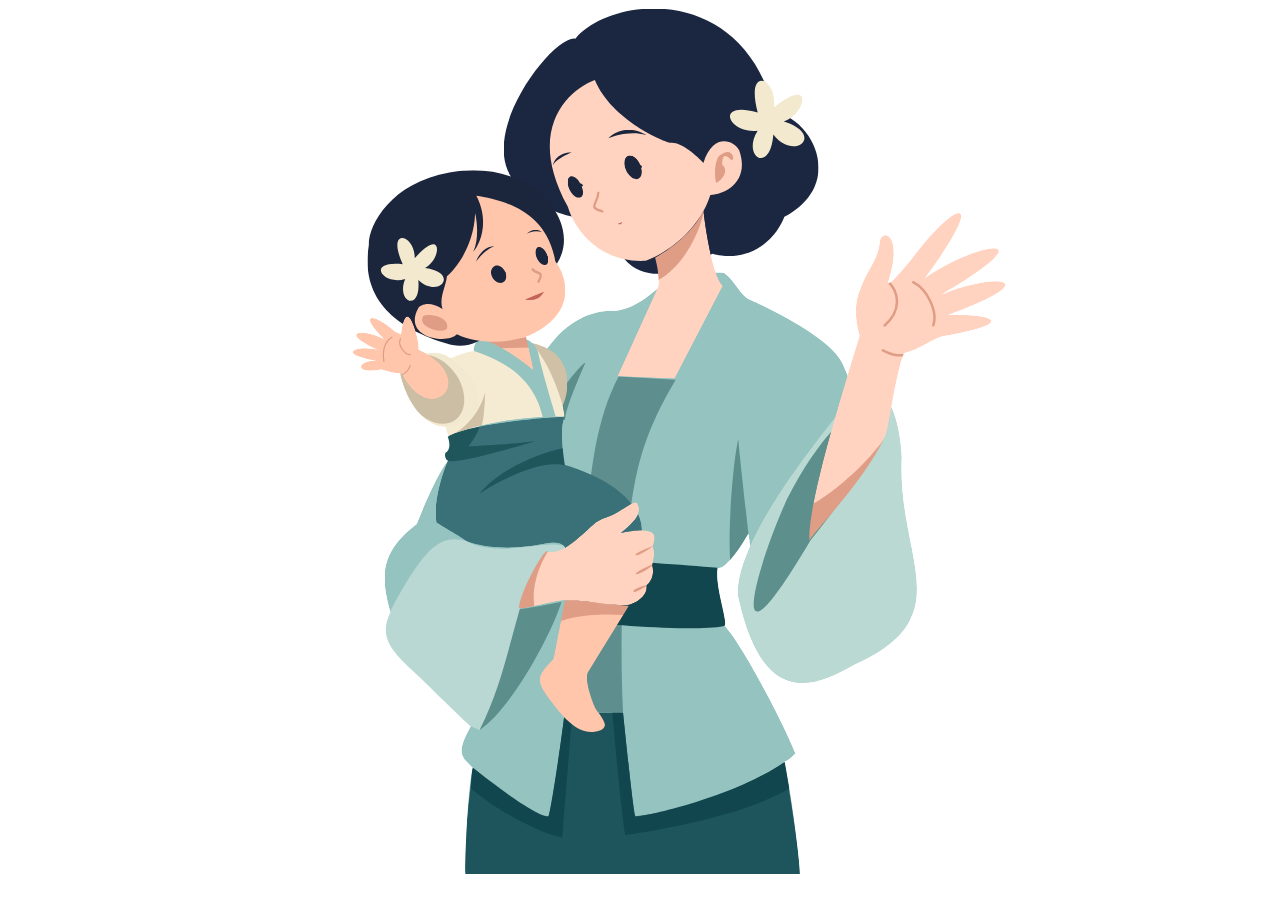
<file: assets/motion/welcome/index.html>
<!doctype html><html><head><meta charset="utf-8"><meta name="color-scheme" content="light"><meta name="viewport" content="width=device-width,initial-scale=1,maximum-scale=1,user-scalable=no"><meta http-equiv="Content-Security-Policy" content="default-src 'none'; img-src 'self' data:; style-src 'unsafe-inline'; script-src 'unsafe-inline'; connect-src 'none'"><style>
    *{box-sizing:border-box}html,body{color-scheme:light;margin:0;width:100%;height:100%;overflow:hidden;background:transparent;pointer-events:none}img{display:block}#stage{position:absolute;transform-origin:0 0}#art{position:absolute}body.paused *{animation-play-state:paused!important}
    @property --motion-rotate { syntax: '<number>'; initial-value: 0; inherits: false; }
@property --motion-scale-x { syntax: '<number>'; initial-value: 1; inherits: false; }
@property --motion-scale-y { syntax: '<number>'; initial-value: 1; inherits: false; }
@property --motion-translate-x { syntax: '<number>'; initial-value: 0; inherits: false; }
@property --motion-translate-y { syntax: '<number>'; initial-value: 0; inherits: false; }
[data-motion-for="5434:151417"]{--motion-origin-x: 50; --motion-origin-y: 50; --motion-rotate: -0.349066; transform: var(--motion-layout-transform, translate(0px)) translate(calc(var(--motion-origin-x, 0) * 1%), calc(var(--motion-origin-y, 0) * 1%)) var(--motion-design-transform-inverse, matrix(1, 0, 0, 1, 0, 0)) rotate(calc(var(--motion-rotate, 0) * 1rad)) var(--motion-design-transform, matrix(1, 0, 0, 1, 0, 0)) translate(calc(var(--motion-origin-x, 0) * -1%), calc(var(--motion-origin-y, 0) * -1%)); transform-origin: 0 0; animation: kf_5434_151417_--motion-rotate_0 2s linear; animation-iteration-count: infinite; }
@keyframes kf_5434_151417_--motion-rotate_0 { 0% { animation-timing-function: cubic-bezier(0.5, 0, 0.5, 1); --motion-rotate: -0.349066; } 21.799% { animation-timing-function: cubic-bezier(0.5, 0, 0.5, 1); --motion-rotate: 0; } 35.552% { animation-timing-function: cubic-bezier(0.5, 0, 0.5, 1); --motion-rotate: -0.349066; } 56.914% { animation-timing-function: cubic-bezier(0.5, 0, 0.5, 1); --motion-rotate: 0; } 77.154% { --motion-rotate: -0.349066; } 100% { --motion-rotate: -0.349066; } }
[data-motion-for="5434:151435"]{--motion-origin-x: 50; --motion-origin-y: 50; --motion-rotate: 0; --motion-translate-x: -5.110229; --motion-translate-y: -1.372803; transform: var(--motion-layout-transform, translate(0px)) translate(calc(var(--motion-origin-x, 0) * 1%), calc(var(--motion-origin-y, 0) * 1%)) var(--motion-design-transform-inverse, matrix(0.929358, -0.369179, 0.369179, 0.929358, 0, 0)) translate(calc(var(--motion-translate-x, 0) * 1px), calc(var(--motion-translate-y, 0) * 1px)) rotate(calc(var(--motion-rotate, 0) * 1rad)) var(--motion-design-transform, matrix(0.929358, 0.369179, -0.369179, 0.929358, 0, 0)) translate(calc(var(--motion-origin-x, 0) * -1%), calc(var(--motion-origin-y, 0) * -1%)); transform-origin: 0 0; animation: kf_5434_151435_--motion-rotate_0 2s linear, kf_5434_151435_--motion-translate-x_0 2s linear, kf_5434_151435_--motion-translate-y_0 2s linear; animation-iteration-count: infinite; }
@keyframes kf_5434_151435_--motion-rotate_0 { 0% { animation-timing-function: cubic-bezier(0.5, 0, 0.5, 1); --motion-rotate: 0; } 21.8% { animation-timing-function: cubic-bezier(0.5, 0, 0.5, 1); --motion-rotate: -0.234052; } 48.3% { animation-timing-function: cubic-bezier(0.5, 0, 0.5, 1); --motion-rotate: -0.128673; } 69.3% { animation-timing-function: cubic-bezier(0.5, 0, 0.5, 1); --motion-rotate: -0.215534; } 100% { --motion-rotate: 0; } } @keyframes kf_5434_151435_--motion-translate-x_0 { 0% { --motion-translate-x: -5.110229; } 100% { --motion-translate-x: -5.112102; } } @keyframes kf_5434_151435_--motion-translate-y_0 { 0% { --motion-translate-y: -1.372803; } 100% { --motion-translate-y: -1.374023; } }
[data-node-id="5434:151460"]{animation: kf_5434_151460_background-color_0 2s linear; animation-iteration-count: infinite; }
@keyframes kf_5434_151460_background-color_0 { 0% { opacity: 1; } 7.132% { animation-timing-function: cubic-bezier(0.5, 0, 0.5, 1); opacity: 1; } 10.616% { opacity: 0; } 25.341% { animation-timing-function: cubic-bezier(0.5, 0, 0.5, 1); opacity: 0; } 28.429% { opacity: 1; } 100% { opacity: 1; } }
[data-node-id="5434:151472"]{animation: kf_5434_151472_opacity_0 2s linear; animation-iteration-count: infinite; }
@keyframes kf_5434_151472_opacity_0 { 0% { opacity: 0; } 28.35% { animation-timing-function: cubic-bezier(0.5, 0, 0.5, 1); opacity: 0; } 30.45% { opacity: 1; } 89.5% { animation-timing-function: cubic-bezier(0.5, 0, 0.5, 1); opacity: 1; } 100% { opacity: 0; } }
[data-node-id="5434:151489"]{animation: kf_5434_151489_background-color_0 2s linear; animation-iteration-count: infinite; }
@keyframes kf_5434_151489_background-color_0 { 0% { opacity: 1; } 70.206% { animation-timing-function: cubic-bezier(0.5, 0, 0.5, 1); opacity: 1; } 75.2% { opacity: 0; } 95.809% { animation-timing-function: cubic-bezier(0.5, 0, 0.5, 1); opacity: 0; } 100% { opacity: 1; } }
[data-node-id="5434:151497"]{--motion-origin-x: 50; --motion-origin-y: 50; --motion-scale-x: 0.2; --motion-scale-y: 0.2; transform: var(--motion-layout-transform, translate(0px)) translate(calc(var(--motion-origin-x, 0) * 1%), calc(var(--motion-origin-y, 0) * 1%)) var(--motion-design-transform-inverse, matrix(1, 0, 0, 1, 0, 0)) scale(var(--motion-scale-x, 1), var(--motion-scale-y, 1)) var(--motion-design-transform, matrix(1, 0, 0, 1, 0, 0)) translate(calc(var(--motion-origin-x, 0) * -1%), calc(var(--motion-origin-y, 0) * -1%)); transform-origin: 0 0; animation: kf_5434_151497_--motion-scale-x_0 2s linear, kf_5434_151497_--motion-scale-y_0 2s linear; animation-iteration-count: infinite; }
@keyframes kf_5434_151497_--motion-scale-x_0 { 0% { --motion-scale-x: 0.2; } 6.397% { animation-timing-function: cubic-bezier(0.5, 0, 0.5, 1); --motion-scale-x: 0.2; } 33.071% { --motion-scale-x: 1; } 92.54% { animation-timing-function: cubic-bezier(0.5, 0, 0.5, 1); --motion-scale-x: 1; } 100% { --motion-scale-x: 0.2; } } @keyframes kf_5434_151497_--motion-scale-y_0 { 0% { --motion-scale-y: 0.2; } 6.397% { animation-timing-function: cubic-bezier(0.5, 0, 0.5, 1); --motion-scale-y: 0.2; } 33.071% { --motion-scale-y: 1; } 92.54% { animation-timing-function: cubic-bezier(0.5, 0, 0.5, 1); --motion-scale-y: 1; } 100% { --motion-scale-y: 0.2; } }</style></head><body class="paused"><div id="stage"><div id="art"><div data-node-id="5434:151362" data-name="Welcome" style="position:relative;width:100%;height:100%">
      <div data-node-id="5434:151363" data-name="Mom and Child" style="position:absolute;display:contents;left:0;top:0">
        <div data-node-id="5434:151364" data-name="mom&child" style="position:absolute;display:contents;left:1.63px;top:0">
          <div data-node-id="5434:151365" data-name="mom_clothes" style="position:absolute;height:283.298px;left:9.71px;top:123.56px;width:248.288px">
            <img alt="" src="d4145.svg" style="position:absolute;display:block;inset:0;max-width:none;width:100%;height:100%">
          </div>
          <div data-node-id="5434:151373" data-name="child_bottom" style="position:absolute;display:contents;left:34.17px;top:191.5px">
            <div data-node-id="5434:151374" data-name="child_leg" style="position:absolute;height:62px;left:82.73px;top:278px;width:42.052px">
              <img alt="" src="94afb.svg" style="position:absolute;display:block;inset:0;max-width:none;width:100%;height:100%">
            </div>
            <div data-node-id="5434:151378" data-name="child_dress" style="position:absolute;height:62.547px;left:34.17px;top:191.5px;width:97.256px">
              <img alt="" src="79437.svg" style="position:absolute;display:block;inset:0;max-width:none;width:100%;height:100%">
            </div>
          </div>
          <div data-node-id="5434:151382" data-name="mom_left hand" style="position:absolute;height:49.956px;left:73.26px;top:232.4px;width:64.022px">
            <img alt="" src="c853c.svg" style="position:absolute;display:block;inset:0;max-width:none;width:100%;height:100%">
          </div>
          <div data-node-id="5434:151386" data-name="mom_head" style="position:absolute;height:174.084px;left:66.38px;top:0;width:148.033px">
            <img alt="" src="e7d58.svg" style="position:absolute;display:block;inset:0;max-width:none;width:100%;height:100%">
          </div>
          <div data-node-id="5434:151395" data-name="child_top" style="position:absolute;display:contents;left:1.63px;top:75.99px">
            <div data-node-id="5434:151396" data-name="child_shirt" style="position:absolute;height:47.041px;left:34.95px;top:153.89px;width:61.172px">
              <img alt="" src="09816.svg" style="position:absolute;display:block;inset:0;max-width:none;width:100%;height:100%">
            </div>
            <div data-node-id="5434:151401" data-name="child_head" style="position:absolute;height:93.671px;left:1.63px;top:75.99px;width:93.191px">
              <img alt="" src="36c43.svg" style="position:absolute;display:block;inset:0;max-width:none;width:100%;height:100%">
            </div>
          </div>
        </div>
        <div data-node-id="5434:151417" style="position:absolute;height:61.46074676513672px;left:0;overflow:visible;top:140.19px;width:48.829078674316406px">
          <div data-motion-for="5434:151417" data-name="child_hand" style="position:relative;width:100%;height:100%;--motion-design-transform:initial;--motion-design-transform-inverse:initial;--motion-layout-transform:translate(0px)">
            <div data-node-id="5434:151418" data-name="child_arm_shirt" style="position:absolute;height:37.529px;left:17.36px;top:23.93px;width:31.47px">
              <img alt="" src="18bf0.svg" style="position:absolute;display:block;inset:0;max-width:none;width:100%;height:100%">
            </div>
            <div data-node-id="5434:151422" data-name="child_hand" style="position:absolute;height:46.254px;left:0;top:0;width:37.787px">
              <img alt="" src="93007.svg" style="position:absolute;display:block;inset:0;max-width:none;width:100%;height:100%">
            </div>
          </div>
        </div>
        <div data-node-id="5434:151435" style="position:absolute;height:247.944633388566px;left:167.76px;overflow:visible;top:85px;width:163.40040840976144px">
          <div style="display:flex;align-items:center;justify-content:center;position:relative;width:100%;height:100%">
            <div style="flex:none;height:233.84957885742188px;transform:matrix(0.9293583631515503, 0.3691789209842682, -0.3691789209842682, 0.9293583631515503, 0, 0);width:82.92610931396484px">
              <div data-motion-for="5434:151435" data-name="mom_hand" style="position:relative;width:100%;height:100%;--motion-design-transform:initial;--motion-design-transform-inverse:initial;--motion-layout-transform:translate(0px)">
                <div style="height:233.84957885742188px;transform-origin:0 0;transform:matrix(0.9293583233203331, -0.36917890516168955, 0.36917890516168955, 0.9293583233203331, -80.233674285348, 31.872076987419085);width:82.92610931396484px">
                  <div data-node-id="5434:151436" style="position:absolute;display:flex;height:162.554px;align-items:center;justify-content:center;left:0;top:85.39px;width:129.48px">
                    <div style="flex:none;transform:rotate(21.66deg)">
                      <div data-name="mom_arm_shirt" style="height:141.969px;position:relative;width:82.926px">
                        <img alt="" src="729e1.svg" style="position:absolute;display:block;inset:0;max-width:none;width:100%;height:100%">
                      </div>
                    </div>
                  </div>
                  <div data-node-id="5434:151440" style="position:absolute;display:flex;height:180.591px;align-items:center;justify-content:center;left:27.32px;top:1.39px;width:121.007px">
                    <div style="flex:none;transform:rotate(21.66deg)">
                      <div data-name="mom_hand_waving" style="height:169.313px;position:relative;width:62.946px">
                        <img alt="" src="39589.svg" style="position:absolute;display:block;inset:0;max-width:none;width:100%;height:100%">
                      </div>
                    </div>
                  </div>
                </div>
              </div>
            </div>
          </div>
        </div>
        <div data-node-id="5434:151444" data-name="child_facial_features" style="position:absolute;display:contents;left:52.77px;top:103.81px">
          <div data-node-id="5434:151445" data-name="child_eyesbrown" style="position:absolute;height:15.35px;left:52.77px;top:103.81px;width:31.128px">
            <img alt="" src="5a1fa.svg" style="position:absolute;display:block;inset:0;max-width:none;width:100%;height:100%">
          </div>
          <div data-node-id="5434:151446" data-name="child_eye" style="position:absolute;display:contents;left:60.35px;top:112.13px">
            <div data-node-id="5434:151447" data-name="eyes_blink" style="position:absolute;display:contents;left:60.35px;top:112.13px">
              <div data-node-id="5434:151451" data-name="Union" style="position:absolute;height:17.482px;left:60.35px;mask-mode:alpha;mask-composite:intersect;mask-clip:no-clip;mask-repeat:no-repeat;mask-size:26.926px 17.481px;top:112.13px;width:26.926px;mask-image:url(&quot;[data-uri]&quot;)">
                <img alt="" src="157e4.svg" style="position:absolute;display:block;inset:0;max-width:none;width:100%;height:100%">
              </div>
              <div data-node-id="5434:151454" data-name="eye_close" style="position:absolute;height:10.201px;left:61.8px;mask-mode:alpha;mask-composite:intersect;mask-clip:no-clip;mask-repeat:no-repeat;mask-position:-1.447px -4.297px;mask-size:26.926px 17.481px;top:116.43px;width:24.28px;mask-image:url(&quot;[data-uri]&quot;)">
                <div style="position:absolute;inset:-6.1% -2.56%">
                  <img alt="" src="f07cc.svg" style="display:block;max-width:none;width:100%;height:100%">
                </div>
              </div>
              <div data-node-id="5434:151460" data-name="Union" style="position:absolute;height:17.482px;left:60.35px;mask-mode:alpha;mask-composite:intersect;mask-clip:no-clip;mask-repeat:no-repeat;mask-size:26.926px 17.481px;top:112.13px;width:26.926px;mask-image:url(&quot;[data-uri]&quot;);--motion-design-transform:initial;--motion-design-transform-inverse:initial;--motion-layout-transform:translate(0px)">
                <img alt="" src="d6bab.svg" style="position:absolute;display:block;inset:0;max-width:none;width:100%;height:100%">
              </div>
            </div>
          </div>
          <div data-node-id="5434:151463" data-name="child_nose" style="position:absolute;height:5.603px;left:79.23px;top:122.58px;width:4.248px">
            <div style="position:absolute;inset:-11.11% -14.66%">
              <img alt="" src="2f85d.svg" style="display:block;max-width:none;width:100%;height:100%">
            </div>
          </div>
          <div data-node-id="5434:151464" data-name="child_mouth" style="position:absolute;display:contents;left:75.5px;top:133.48px">
            <div data-node-id="5434:151466" data-name="child_mouth" style="position:absolute;height:3.896px;left:75.5px;mask-mode:alpha;mask-composite:intersect;mask-clip:no-clip;mask-repeat:no-repeat;mask-size:9.346px 6.302px;top:133.48px;width:9.339px;mask-image:url(&quot;[data-uri]&quot;)">
              <img alt="" src="48dc5.svg" style="position:absolute;display:block;inset:0;max-width:none;width:100%;height:100%">
            </div>
            <div data-node-id="5434:151472" data-name="child_mouth" style="position:absolute;height:6.302px;left:75.5px;mask-mode:alpha;mask-composite:intersect;mask-clip:no-clip;mask-repeat:no-repeat;mask-size:9.346px 6.302px;top:133.48px;width:9.346px;mask-image:url(&quot;[data-uri]&quot;);--motion-design-transform:initial;--motion-design-transform-inverse:initial;--motion-layout-transform:translate(0px)">
              <img alt="" src="3982d.svg" style="position:absolute;display:block;inset:0;max-width:none;width:100%;height:100%">
            </div>
          </div>
        </div>
        <div data-node-id="5434:151473" data-name="mom_facial_features" style="position:absolute;display:contents;left:88.88px;top:57px">
          <div data-node-id="5434:151474" data-name="mom_eyebrown" style="position:absolute;height:16.71px;left:88.88px;top:57px;width:43.891px">
            <img alt="" src="636a2.svg" style="position:absolute;display:block;inset:0;max-width:none;width:100%;height:100%">
          </div>
          <div data-node-id="5434:151475" data-name="mom_eyes" style="position:absolute;display:contents;left:96.42px;top:69.45px">
            <div data-node-id="5434:151479" data-name="Union" style="position:absolute;height:20.314px;left:96.42px;mask-mode:alpha;mask-composite:intersect;mask-clip:no-clip;mask-repeat:no-repeat;mask-size:34.843px 20.314px;top:69.45px;width:34.843px;mask-image:url(&quot;[data-uri]&quot;)">
              <img alt="" src="90554.svg" style="position:absolute;display:block;inset:0;max-width:none;width:100%;height:100%">
            </div>
            <div data-node-id="5434:151482" data-name="eye_close" style="position:absolute;height:12.296px;left:98.22px;mask-mode:alpha;mask-composite:intersect;mask-clip:no-clip;mask-repeat:no-repeat;mask-position:-1.796px -4.106px;mask-size:34.843px 20.314px;top:73.55px;width:31.751px;mask-image:url(&quot;[data-uri]&quot;)">
              <div style="position:absolute;inset:-5.06% -1.96%">
                <img alt="" src="0d888.svg" style="display:block;max-width:none;width:100%;height:100%">
              </div>
            </div>
            <div data-node-id="5434:151489" data-name="eye_open" style="position:absolute;height:20.314px;left:96.42px;mask-mode:alpha;mask-composite:intersect;mask-clip:no-clip;mask-repeat:no-repeat;mask-size:34.843px 20.314px;top:69.45px;width:34.842px;mask-image:url(&quot;[data-uri]&quot;);--motion-design-transform:initial;--motion-design-transform-inverse:initial;--motion-layout-transform:translate(0px)">
              <img alt="" src="d06de.svg" style="position:absolute;display:block;inset:0;max-width:none;width:100%;height:100%">
            </div>
          </div>
          <div data-node-id="5434:151497" data-name="mom_mouth" style="position:absolute;height:5.816px;left:115.03px;top:97.99px;width:11.206px;--motion-design-transform:initial;--motion-design-transform-inverse:initial;--motion-layout-transform:translate(0px)">
            <img alt="" src="55106.svg" style="position:absolute;display:block;inset:0;max-width:none;width:100%;height:100%">
          </div>
          <div data-node-id="5434:151498" data-name="mom_nose" style="position:absolute;height:9.339px;left:108.49px;top:86.16px;width:4.357px">
            <div style="position:absolute;inset:-6.67% -14.29%">
              <img alt="" src="a358d.svg" style="display:block;max-width:none;width:100%;height:100%">
            </div>
          </div>
        </div>
      </div>
    </div></div></div><script>
    const stage=document.getElementById('stage'),art=document.getElementById('art');
    // Figma 5633:7159 includes an empty left layer: the artwork begins at x=71
    // inside a 402.161835 × 407 canvas. Keep it, plus the existing shadow margin.
    const canvasWidth=418.161835,canvasHeight=423;
    stage.style.width=`${canvasWidth}px`;stage.style.height=`${canvasHeight}px`;art.style.cssText='width:331.161835px;height:406.860107px;left:79px;top:4px';
    function fit(){const s=Math.min(innerWidth/canvasWidth,innerHeight/canvasHeight);stage.style.transform=`translate(${(innerWidth-canvasWidth*s)/2}px,${(innerHeight-canvasHeight*s)/2}px) scale(${s})`;}
    addEventListener('resize',fit);fit();
    window.setMotionActive=active=>{document.body.classList.toggle('paused',!active);};
    // Web demo: no native host to call setMotionActive, so start playing on load (stay still only under Reduce Motion, like the app).
    window.setMotionActive(!(window.matchMedia&&matchMedia('(prefers-reduced-motion: reduce)').matches));
    </script></body></html>
</file>
<file: css/app.css>
:root { color-scheme: only light; }   /* the iOS app is shown in Light appearance */
/* Baymo web demo — iOS 26 styling using Baymo's own tokens (BaymoStyle.swift, Glass.swift, AccentColor). */
:root {
  --accent: #00919E;            /* AccentColor (0, 0.57, 0.62) */
  --calendar-accent: #00929C;   /* CalendarAccent */
  --calendar-change: #FFCC00;   /* CalendarChange */
  --bg: #FFFFFF;                /* baymoBackground */
  --surface: #E4F8FA;           /* baymoSurface */
  --card: #F2F8F9;              /* baymoCard */
  --ink: #173B48;               /* baymoInk */
  --emergency: #FF3545;         /* baymoEmergency */
  --neutral: #F4F4F4;           /* baymoNeutral */
  --warning-surface: #FFFAE9;   /* baymoWarningSurface */
  --disconnected-surface: #FFF2F2;
  --interrupted-top: #FFDFE2; --interrupted-end: #FAEEEE; --interrupted-wave: #D9D9D9;
  --attention-fill: #FFF4B9; --fullrec-end: #EAFEFF; --reminders-end: #D7FAFC; --notesign-end: #F4FCFD;   /* clinical background, attention, fills page */
  --attention: #FFDD45;         /* baymoAttention */
  --status-working: #2E7D4F;
  --status-fix: #C98A2B;
  --journal-bg: #F7F7FC;        /* BaymoJournalBackground */
  --green: #34C759; --orange: #FF9500; --red: #FF3B30;
  --label: #000000; --label2: rgba(60,60,67,.6); --label3: rgba(60,60,67,.3); --sep: rgba(60,60,67,.18);
  --fill3: rgba(118,118,128,.12); --gray4: #D1D1D6; --gray5: #E5E5EA; --gray2: #AEAEB2;
  --font: -apple-system, BlinkMacSystemFont, "SF Pro Text", "SF Pro Display", "Segoe UI Variable Text", "Segoe UI", Roboto, "Helvetica Neue", Arial, sans-serif;
}
.dark {
  --accent: #54D9DB; --bg: #101D23; --surface: #18383D; --card: #1B2D35; --ink: #D8F1F3; --neutral: #27353B;
  --warning-surface: #3B351F; --disconnected-surface: #3A252C; --interrupted-top: #48272E; --interrupted-end: #30272D; --interrupted-wave: #30343B; --attention-fill: #3B351F; --fullrec-end: #19343B; --reminders-end: #193C43; --notesign-end: #172B32; --journal-bg: #1C202A; --attention: #B79C22;
  --label: #FFFFFF; --label2: rgba(235,235,245,.6); --label3: rgba(235,235,245,.3); --sep: rgba(84,84,88,.6);
  --fill3: rgba(118,118,128,.24); --gray4: #3A3A3C; --gray5: #2C2C2E; --calendar-accent: #54D9DB;
}
* { box-sizing: border-box; margin: 0; padding: 0; -webkit-tap-highlight-color: transparent; }
button { font: inherit; color: inherit; background: none; border: 0; cursor: pointer; text-align: inherit; }
input, textarea, select { font: inherit; color: inherit; }
img { display: block; -webkit-user-drag: none; user-select: none; }
.ic { width: 1em; height: 1em; flex: none; display: inline-block; vertical-align: -0.125em; }

/* ---------- the phone ---------- */
.screen { position: relative; width: 402px; height: 874px; overflow: hidden; background: var(--bg); color: var(--label);
  font-family: var(--font); font-size: 17px; line-height: 1.29; letter-spacing: -0.41px; -webkit-font-smoothing: antialiased; user-select: none; }
.statusbar { position: absolute; z-index: 90; left: 0; right: 0; top: 0; height: 54px; display: flex; align-items: center; justify-content: space-between;
  padding: 6px 34px 0 52px; font-weight: 600; font-size: 17px; letter-spacing: -0.3px; pointer-events: none; color: var(--label); }
.statusbar .r { display: flex; gap: 7px; align-items: center; }
.statusbar .r .ic { width: 18px; height: 18px; }
.statusbar .r .ic.bat { width: 27px; }
.island { position: absolute; z-index: 91; top: 11px; left: 50%; width: 126px; height: 37px; margin-left: -63px; border-radius: 20px; background: #000; pointer-events: none; }
.homebar { position: absolute; z-index: 95; bottom: 8px; left: 50%; width: 139px; height: 5px; margin-left: -70px; border-radius: 3px; background: var(--label); opacity: .9; pointer-events: none; }

/* pages and layers */
.base, .layer { position: absolute; inset: 0; }
.page { position: absolute; inset: 0; display: flex; flex-direction: column; overflow: hidden; background: var(--bg); }
.page.push { animation: pushIn .38s cubic-bezier(.2,.8,.2,1) both; }
@keyframes pushIn { from { transform: translateX(100%); } to { transform: none; } }
.scroll { flex: 1; overflow-y: auto; overflow-x: hidden; scrollbar-width: none; -webkit-overflow-scrolling: touch; overscroll-behavior: contain; }
.scroll::-webkit-scrollbar { display: none; }
.pad { padding: 0 24px; }

/* sheets & covers */
.layer.cover { z-index: 40; }
.layer.cover > .page { animation: coverIn .42s cubic-bezier(.2,.8,.2,1) both; }
@keyframes coverIn { from { transform: translateY(100%); } to { transform: none; } }
.layer.sheet { z-index: 50; }
.layer.sheet .dim { position: absolute; inset: 0; background: rgba(0,0,0,.25); animation: fadeIn .3s both; }
.layer.sheet .sheetbox { position: absolute; left: 0; right: 0; bottom: 0; top: 64px; border-radius: 38px 38px 0 0; overflow: hidden; background: var(--bg);
  box-shadow: 0 -6px 30px rgba(0,0,0,.12); animation: sheetIn .42s cubic-bezier(.2,.8,.2,1) both; }
.layer.sheet .sheetbox.medium { top: auto; height: 470px; }
.layer.sheet .sheetbox.small { top: auto; height: 330px; }
.layer.sheet .sheetbox.summary { top: auto; height: 410px; }   /* RecordingSummarySheet .height(410) detent */
.layer.sheet .sheetbox > .page { border-radius: inherit; }
.layer.sheet .grabber { position: absolute; z-index: 30; top: 6px; left: 50%; width: 36px; height: 5px; margin-left: -18px; border-radius: 3px; background: var(--gray2); opacity: .7; }
@keyframes sheetIn { from { transform: translateY(100%); } to { transform: none; } }
@keyframes fadeIn { from { opacity: 0; } to { opacity: 1; } }
.layer.alert { z-index: 80; display: grid; place-items: center; background: rgba(0,0,0,.22); animation: fadeIn .2s both; }
.alertbox { width: 300px; border-radius: 34px; background: rgba(245,245,247,.96); backdrop-filter: blur(30px); padding: 22px 18px 16px; text-align: center; animation: pop .25s cubic-bezier(.2,.9,.3,1.2) both; color: #000; }
.dark .alertbox { background: rgba(44,44,46,.97); color: #fff; }
@keyframes pop { from { transform: scale(1.12); opacity: 0; } to { transform: none; opacity: 1; } }
.alertbox h3 { font-size: 17px; font-weight: 600; margin-bottom: 6px; line-height: 1.25; }
.alertbox p { font-size: 13px; line-height: 1.35; }
.alertbox .btns { display: flex; gap: 10px; margin-top: 18px; }
.alertbox .btns.v { flex-direction: column; }
.alertbox .btns button { flex: 1; height: 48px; border-radius: 24px; background: rgba(120,120,128,.16); font-size: 17px; font-weight: 500; text-align: center; }
.alertbox .btns button.pri { background: #0A84FF; color: #fff; font-weight: 600; }
.alertbox .btns button.destr { color: var(--red); }
.layer.dialog { z-index: 80; background: rgba(0,0,0,.25); animation: fadeIn .2s both; }
.dialogbox { position: absolute; left: 10px; right: 10px; bottom: 30px; animation: sheetIn .3s cubic-bezier(.2,.8,.2,1) both; }
.dialogbox .grp { background: rgba(250,250,252,.97); border-radius: 26px; overflow: hidden; margin-bottom: 8px; color: #000; }
.dark .dialogbox .grp { background: rgba(44,44,46,.97); color: #fff; }
.dialogbox .msg { padding: 16px 20px 14px; text-align: center; font-size: 13px; color: rgba(60,60,67,.6); border-bottom: .5px solid var(--sep); }
.dialogbox .msg b { display: block; font-size: 13px; font-weight: 600; color: rgba(60,60,67,.85); margin-bottom: 4px; }
.dialogbox button { display: block; width: 100%; height: 56px; text-align: center; font-size: 20px; color: #0A84FF; border-bottom: .5px solid var(--sep); }
.dialogbox button:last-child { border-bottom: 0; }
.dialogbox button.destr { color: var(--red); }
.dialogbox button.cancel { font-weight: 600; }

/* nav bar (iOS 26 floating glass controls) */
.nav { position: relative; z-index: 20; flex: none; height: 52px; margin-top: 54px; display: flex; align-items: center; justify-content: space-between; padding: 0 16px; }
.sheet .nav { margin-top: 14px; }
.nav .title { position: absolute; left: 70px; right: 70px; text-align: center; font-size: 17px; font-weight: 600; letter-spacing: -.4px; white-space: nowrap; overflow: hidden; text-overflow: ellipsis; pointer-events: none; }
.nav .title small { display: block; font-size: 12px; font-weight: 400; color: var(--label2); }
.glassbtn { min-width: 44px; height: 44px; border-radius: 22px; display: inline-flex; align-items: center; justify-content: center; gap: 6px; padding: 0 12px;
  background: rgba(255,255,255,.72); backdrop-filter: blur(16px) saturate(1.6); box-shadow: 0 1px 3px rgba(0,0,0,.12), inset 0 0 0 .5px rgba(0,0,0,.06); font-size: 17px; color: var(--label); }
.glassbtn.icon { width: 44px; padding: 0; }
.glassbtn .ic { width: 20px; height: 20px; }
.glassbtn.tint { color: var(--accent); }
.glassbtn.pri { background: var(--accent); color: #fff; }
.dark .glassbtn { background: rgba(60,60,67,.6); }
.glassbtn:active, .press:active { transform: scale(.96); }
.glassbtn:disabled { opacity: .4; }

/* buttons (wideProminentButton / wideButton) */
.actionbar { flex: none; padding: 12px 24px 34px; display: flex; flex-direction: column; gap: 10px; position: relative; z-index: 5; }
.btn { display: flex; align-items: center; justify-content: center; width: 100%; min-height: 52px; padding: 0 20px; border-radius: 26px; font-size: 17px; font-weight: 600; letter-spacing: -.3px; transition: transform .12s, opacity .2s; text-align: center; }
.btn:active { transform: scale(.97); }
.btn.pri { background: linear-gradient(180deg, #13A3AF, var(--accent)); color: #fff; box-shadow: inset 0 1px 0 rgba(255,255,255,.3), 0 2px 6px rgba(0,145,158,.25); }
.btn.sec { background: var(--bg); color: var(--label); font-weight: 500; box-shadow: 0 1px 4px rgba(0,0,0,.12), inset 0 0 0 .5px rgba(0,0,0,.05); }
.dark .btn.sec { background: #2C2C2E; }
.btn.attn { background: var(--attention); color: #000; }
.btn.emerg { background: var(--emergency); color: #fff; }
.btn:disabled, .btn.disabled { background: #E5E5EA !important; color: rgba(60,60,67,.3) !important; box-shadow: none !important; transform: none !important; pointer-events: none; }
.dark .btn:disabled { background: #2C2C2E !important; color: rgba(235,235,245,.3) !important; }
.linkbtn { color: var(--accent); font-size: 17px; min-height: 44px; display: inline-flex; align-items: center; gap: 6px; justify-content: center; }

/* typography */
.t-large { font-size: 34px; font-weight: 700; letter-spacing: .37px; line-height: 1.2; }
.t-title { font-size: 28px; font-weight: 700; letter-spacing: .36px; line-height: 1.21; }
.t-title2 { font-size: 22px; font-weight: 700; letter-spacing: .35px; line-height: 1.27; }
.t-title3 { font-size: 20px; font-weight: 600; letter-spacing: .38px; line-height: 1.25; }
.t-headline { font-size: 17px; font-weight: 600; }
.t-body { font-size: 17px; }
.t-callout { font-size: 16px; letter-spacing: -.32px; }
.t-sub { font-size: 15px; letter-spacing: -.24px; line-height: 1.33; }
.t-foot { font-size: 13px; letter-spacing: -.08px; line-height: 1.38; }
.t-cap { font-size: 12px; letter-spacing: 0; line-height: 1.33; }
.t-cap2 { font-size: 11px; letter-spacing: .06px; }
.sec { color: var(--label2); }
.tint { color: var(--accent); }
.b { font-weight: 600; } .bb { font-weight: 700; }
.center { text-align: center; }
.row { display: flex; align-items: center; }
.col { display: flex; flex-direction: column; }
.grow { flex: 1; min-width: 0; }
.gap4 { gap: 4px; } .gap6 { gap: 6px; } .gap8 { gap: 8px; } .gap10 { gap: 10px; } .gap12 { gap: 12px; } .gap14 { gap: 14px; } .gap16 { gap: 16px; } .gap18 { gap: 18px; } .gap20 { gap: 20px; } .gap22 { gap: 22px; } .gap24 { gap: 24px; } .gap28 { gap: 28px; }

/* cards */
.card { background: var(--bg); border-radius: 24px; box-shadow: 0 4px 12px rgba(0,0,0,.06); }
.formcard { background: var(--bg); border-radius: 24px; padding: 18px; display: flex; flex-direction: column; gap: 16px; }
.formcard .divider { height: .5px; background: var(--sep); margin: 0 -2px; }
.divider { height: .5px; background: var(--sep); }
.pill { display: inline-flex; align-items: center; gap: 6px; border-radius: 999px; }
.illus { width: 100%; display: block; pointer-events: none; }
.illus-frame { position: relative; pointer-events: none; }
.illus-frame iframe, .illus-frame img { position: absolute; inset: 0; width: 100%; height: 100%; border: 0; background: transparent; object-fit: contain; }
.illus-frame iframe { opacity: 0; color-scheme: light; }   /* same scheme as the player document, so Chrome never paints an opaque backdrop */   /* poster = first frame, so the swap is seamless */
.illus-frame iframe[data-ready] { opacity: 1; }
.illus-frame:has(iframe[data-ready]) { background: none !important; }   /* the player covers the poster once it runs */
.dotbg { background-image: radial-gradient(rgba(0,145,158,.07) 1.25px, transparent 1.35px); background-size: 16px 16px; background-position: 8px 8px; }
.dotbg.neutral { background-image: radial-gradient(rgba(128,128,128,.06) 1.25px, transparent 1.35px); }
.dotbg.fills { background-image: radial-gradient(rgba(0,145,158,.035) 1.25px, transparent 1.35px); }
.dotbg.attention { background-image: radial-gradient(rgba(255,221,69,.12) 1.25px, transparent 1.35px); }

/* toggles, fields */
.toggle { position: relative; width: 51px; height: 31px; border-radius: 16px; background: rgba(120,120,128,.16); flex: none; transition: background .2s; }
.toggle::after { content: ""; position: absolute; top: 2px; left: 2px; width: 27px; height: 27px; border-radius: 50%; background: #fff; box-shadow: 0 3px 8px rgba(0,0,0,.15); transition: transform .2s; }
.toggle.on { background: #34C759; }
.toggle.on::after { transform: translateX(20px); }
.field { width: 100%; border: 0; outline: 0; background: transparent; font-size: 17px; resize: none; color: var(--label); }
.field::placeholder { color: rgba(60,60,67,.3); }
.timepill { background: rgba(120,120,128,.12); border-radius: 8px; padding: 6px 11px; font-size: 17px; color: var(--label); }
.seg { display: flex; background: rgba(118,118,128,.12); border-radius: 9px; padding: 2px; }
.seg button { flex: 1; height: 28px; border-radius: 7px; font-size: 13px; font-weight: 500; text-align: center; }
.seg button.on { background: #fff; box-shadow: 0 3px 8px rgba(0,0,0,.12); font-weight: 600; }

/* tab bar (native iOS 26 floating) */
.tabbar { position: absolute; z-index: 30; left: 21px; bottom: 26px; height: 62px; width: 194px; border-radius: 31px; display: flex; align-items: center; padding: 4px;
  background: rgba(255,255,255,.78); backdrop-filter: blur(20px) saturate(1.8); box-shadow: 0 6px 20px rgba(0,0,0,.12), inset 0 0 0 .5px rgba(0,0,0,.06); }
.dark .tabbar, .dark .tabhelp { background: rgba(40,40,44,.8); }
.tabbar button { flex: 1; height: 54px; border-radius: 27px; display: flex; flex-direction: column; align-items: center; justify-content: center; gap: 2px; font-size: 10px; font-weight: 600; color: var(--label); }
.tabbar button .ic { width: 24px; height: 24px; }
.tabbar button.on { background: rgba(120,120,128,.14); color: var(--accent); }
.tabhelp { position: absolute; z-index: 30; right: 21px; bottom: 26px; width: 62px; height: 62px; border-radius: 31px; display: grid; place-items: center;
  background: rgba(255,255,255,.78); backdrop-filter: blur(20px); box-shadow: 0 6px 20px rgba(0,0,0,.12), inset 0 0 0 .5px rgba(0,0,0,.06); color: #FF3B30; }
.tabhelp .ic { width: 28px; height: 28px; }

/* toast inside the phone */
.ptoast { position: absolute; z-index: 99; top: 64px; left: 50%; transform: translateX(-50%); max-width: 340px; padding: 12px 18px; border-radius: 22px; background: rgba(30,30,32,.9); color: #fff; font-size: 14px; text-align: center; animation: fadeIn .2s both; pointer-events: none; }

/* misc app components */
.steps-line { display: flex; flex-direction: column; }
.steps-line .st { display: flex; gap: 16px; }
.steps-line .rail { width: 10px; display: flex; flex-direction: column; align-items: center; }
.steps-line .dot { width: 9px; height: 9px; border-radius: 50%; margin-top: 6px; flex: none; }
.steps-line .ln { width: 1px; flex: 1; }
.sym-grid { display: grid; grid-template-columns: 1fr 1fr; gap: 10px; }
.sym-tile { min-height: 92px; padding: 12px 14px; border-radius: 30px; background: var(--bg); box-shadow: inset 0 0 0 .7px rgba(60,60,67,.18); display: flex; flex-direction: column; justify-content: space-between; gap: 16px; text-align: left; }
.sym-grid.picked .sym-tile { min-height: 80px; gap: 8px; }   /* SymptomGrid: tighter once anything is selected */
.sym-tile.on { background: var(--surface); box-shadow: none; }
.sym-tile .top { display: flex; justify-content: space-between; color: var(--label2); font-size: 22px; }
.sym-tile.on .top { color: var(--accent); }
.wavebox { position: absolute; left: 0; right: 0; bottom: 0; pointer-events: none; }
.water { position: absolute; left: 0; right: 0; bottom: 0; pointer-events: none; transition: height 1s linear; }
.water svg { position: absolute; left: 0; top: 0; width: 200%; height: 40px; animation: drift 6s linear infinite; }
.water .w2 { opacity: .5; animation-duration: 9s; top: -14px; }
@keyframes drift { from { transform: translateX(0); } to { transform: translateX(-50%); } }
.spinner { width: 22px; height: 22px; border-radius: 50%; border: 2.5px solid rgba(60,60,67,.18); border-top-color: var(--label2); animation: spin .8s linear infinite; }
@keyframes spin { to { transform: rotate(360deg); } }
.hl-tap { animation: hl 1.6s ease-in-out infinite; }
@keyframes hl { 50% { box-shadow: 0 0 0 4px rgba(0,145,158,.25); } }
.badge-demo { display: inline-flex; align-items: center; gap: 4px; font-size: 11px; font-weight: 700; letter-spacing: .4px; text-transform: uppercase; padding: 3px 8px; border-radius: 6px; background: #FFF3DC; color: #8A5A00; }
.daycell { display: flex; flex-direction: column; align-items: center; gap: 4px; min-height: 64px; }
.daycell .num { width: 36px; height: 36px; border-radius: 50%; display: grid; place-items: center; font-size: 17px; }
.mark { position: relative; border-radius: 50%; overflow: hidden; flex: none; }

/* palette symbol: black glyph on the attention colour (SavedRecordingCard status label) */
.attn-icon { display: inline-grid; place-items: center; width: 1.1em; height: 1.1em; border-radius: 50%; background: var(--attention); color: #000; font-size: 1em; font-weight: 800; line-height: 1; }

/* ProfileView (2026-11 source): profileCard, rows with 28 pt icons, inset dividers */
.gap5 { gap: 5px; } .gap30 { gap: 30px; }
.pcard { background: var(--bg); border-radius: 20px; box-shadow: 0 4px 8px rgba(0,69,74,.08); display: flex; flex-direction: column; }
.prow { display: flex; align-items: center; gap: 12px; padding: 15px 16px; font-size: 17px; }
.pdiv { height: .5px; background: var(--sep, rgba(60,60,67,.29)); margin: 0 16px 0 56px; }
</file>
<file: css/exhibit.css>
/* Exhibition shell (1920×1080, scaled to fit) and the extra app components used by the web build. */
html, body { margin: 0; height: 100%; overflow: hidden; background: #FFFFFF; font-family: var(--font); -webkit-user-select: none; user-select: none; touch-action: manipulation; }
#stage { position: absolute; left: 50%; top: 50%; width: 1920px; height: 1080px; transform-origin: center; overflow: hidden;
  background: #FFFFFF; color: #173B48; }

/* header */
.ex-head { position: absolute; left: 0; right: 0; top: 0; height: 92px; display: flex; align-items: center; gap: 16px; padding: 0 56px; }
.ex-logo { width: 52px; height: 52px; border-radius: 13px; box-shadow: 0 2px 8px rgba(0,0,0,.12); }
.ex-brand { font-size: 32px; font-weight: 500; color: #00919E; letter-spacing: -.3px; }
.ex-chips { display: flex; gap: 8px; margin-left: 18px; }
.ex-chips span { font-size: 15px; font-weight: 400; padding: 7px 14px; border-radius: 999px; background: rgba(255,255,255,.75); color: #1E555C; box-shadow: inset 0 0 0 1px rgba(0,145,158,.18); }
.ex-chips span:last-child { background: #FFF3DC; color: #8A5A00; box-shadow: none; }
.ex-staff { margin-left: auto; display: flex; gap: 10px; }
.ex-staff button { font: 600 15px var(--font); height: 44px; padding: 0 18px; border-radius: 22px; background: rgba(255,255,255,.7); color: #1E555C; border: 0; cursor: pointer; box-shadow: inset 0 0 0 1px rgba(0,145,158,.2); }
.ex-staff button.restart { background: #00919E; color: #fff; box-shadow: none; padding: 0 22px; }
.ex-staff button:active { transform: scale(.96); }

/* left column */
.ex-left { position: absolute; left: 72px; top: 150px; width: 560px; color: #173B48; }
.ex-left h2 { font-size: 40px; line-height: 1.12; margin: 0 0 18px; letter-spacing: -.4px; color: #12464E; }
.ex-left .lead { font-size: 21px; line-height: 1.45; margin: 0 0 26px; color: #2C5A61; }
.tries { margin: 0 0 22px; padding: 0; list-style: none; counter-reset: t; display: flex; flex-direction: column; gap: 12px; }
.tries li { counter-increment: t; position: relative; padding: 14px 18px 14px 60px; border-radius: 18px; background: rgba(255,255,255,.72); font-size: 19px; line-height: 1.35; }
.tries li::before { content: counter(t); position: absolute; left: 16px; top: 50%; margin-top: -16px; width: 32px; height: 32px; border-radius: 50%; background: #00919E; color: #fff; font-weight: 700; display: grid; place-items: center; font-size: 16px; }
.tries code { font: 700 19px ui-monospace, SFMono-Regular, Menlo, monospace; background: #E4F8FA; padding: 1px 7px; border-radius: 6px; color: #00737D; }
.ex-left .hint { font-size: 18px; line-height: 1.45; color: #2C5A61; margin: 0 0 24px; }
.notice { font-size: 15.5px; line-height: 1.5; padding: 18px 20px; border-radius: 18px; background: #FFFAE9; color: #5B4A1A; box-shadow: inset 0 0 0 1px rgba(201,138,43,.25); }

/* phone */
.ex-phone { position: absolute; left: 712px; top: 96px; width: 470px; height: 970px; display: flex; flex-direction: column; align-items: center; }
.bezel { padding: 13px; border-radius: 70px; background: linear-gradient(145deg, #2A2E33, #0D0F12); box-shadow: 0 30px 70px rgba(10,50,58,.35), inset 0 0 0 2px #3C4148; transform: scale(1.04); transform-origin: top center; }
.bezel .screen { border-radius: 57px; }
.ex-caption { position: absolute; bottom: 0; font-size: 14px; font-weight: 400; color: #4C7A80; letter-spacing: .3px; }

/* Vest Simulator panel: styled as the simulator app on a second phone (dark, test device) */
.ex-sim { position: absolute; right: 56px; top: 104px; width: 640px; height: 948px; border-radius: 40px; background: #12181C; color: #E8F3F4; box-shadow: 0 24px 60px rgba(10,50,58,.3); overflow: hidden; }
#sim { height: 100%; display: flex; flex-direction: column; }
.simhead { padding: 22px 26px 14px; border-bottom: 1px solid rgba(255,255,255,.08); }
.simtitle { font-size: 26px; font-weight: 700; }
.simsub { font-size: 14px; color: rgba(232,243,244,.6); }
.testpill { font-size: 12px; font-weight: 800; letter-spacing: 1px; padding: 6px 10px; border-radius: 8px; background: #FFDD45; color: #2B2200; }
.linkline { margin-top: 12px; display: flex; align-items: center; gap: 8px; font-size: 15px; font-weight: 500; }
.linkline .sec { color: rgba(232,243,244,.6); font-weight: 400; }
.ldot { width: 10px; height: 10px; border-radius: 50%; background: #8A9599; }
.linkline.on .ldot { background: #34C759; box-shadow: 0 0 0 4px rgba(52,199,89,.2); }
.linkline.wait .ldot { background: #FFCC00; animation: blink 1.2s infinite; }
.linkline.off .ldot { background: #FF3B30; }
@keyframes blink { 50% { opacity: .3; } }
.simbody { flex: 1; overflow-y: auto; padding: 6px 26px 22px; scrollbar-width: none; }
.simbody::-webkit-scrollbar { display: none; }
.simbody section { padding: 14px 0; border-bottom: 1px solid rgba(255,255,255,.06); }
.simbody section.two { display: grid; grid-template-columns: 1fr 1.2fr; gap: 22px; }
.simbody h4 { margin: 0 0 10px; font-size: 13px; font-weight: 500; letter-spacing: .8px; text-transform: uppercase; color: rgba(232,243,244,.55); }
#simcanvas { width: 100%; height: 92px; border-radius: 14px; background: #0A1013; display: block; }
.simnote { display: flex; gap: 6px; align-items: flex-start; margin-top: 8px; font-size: 13px; line-height: 1.4; color: rgba(232,243,244,.55); }
.simnote .ic { margin-top: 2px; }
.optgrid { display: flex; flex-wrap: wrap; gap: 8px; }
.opt { font: 600 15px var(--font); padding: 10px 14px; border-radius: 14px; background: rgba(255,255,255,.07); color: #E8F3F4; border: 0; cursor: pointer; }
.opt.on { background: #54D9DB; color: #06262A; }
.casegrid { display: grid; grid-template-columns: repeat(5, 1fr); gap: 8px; }
.case { display: flex; flex-direction: column; align-items: center; gap: 8px; padding: 12px 6px; min-height: 86px; border-radius: 16px; background: rgba(255,255,255,.07); color: #E8F3F4; border: 0; cursor: pointer; font: 600 13px/1.2 var(--font); text-align: center; }
.case .ic { width: 22px; height: 22px; color: #54D9DB; }
.case.on { background: rgba(84,217,219,.2); box-shadow: inset 0 0 0 2px #54D9DB; }
.case:active, .opt:active, .resetsens:active { transform: scale(.96); }
.seg.dark { background: rgba(255,255,255,.08); }
.seg.dark button { color: #E8F3F4; height: 38px; font-size: 15px; border: 0; cursor: pointer; background: none; }
.seg.dark button.on { background: #54D9DB; color: #06262A; }
.simrow { display: flex; align-items: center; gap: 10px; min-height: 44px; font-size: 16px; }
.simrow .sec { color: rgba(232,243,244,.5); font-size: 13px; }
.simrow input[type=range] { width: 140px; accent-color: #54D9DB; }
.simrow .bat { width: 44px; text-align: right; font-variant-numeric: tabular-nums; color: rgba(232,243,244,.7); }
.perm { font-size: 14px; color: rgba(232,243,244,.7); }
.mini { font: 600 13px var(--font); padding: 6px 10px; border-radius: 10px; background: rgba(255,255,255,.1); color: #E8F3F4; border: 0; cursor: pointer; }
.ex-sim .toggle { background: rgba(255,255,255,.16); border: 0; cursor: pointer; }
.ex-sim .toggle.on { background: #34C759; }
.sensors { display: flex; gap: 18px; align-items: flex-start; }
.vestmini { padding: 14px; border-radius: 20px; background: #E4F8FA; }
.resetsens { margin-top: 12px; display: inline-flex; align-items: center; gap: 8px; font: 600 15px var(--font); padding: 11px 18px; border-radius: 14px; background: rgba(255,255,255,.1); color: #E8F3F4; border: 0; cursor: pointer; }
#simflash { position: absolute; left: 26px; right: 26px; bottom: 22px; padding: 14px 18px; border-radius: 16px; background: #FFDD45; color: #2B2200; font-weight: 500; font-size: 15px; opacity: 0; transform: translateY(10px); transition: .25s; pointer-events: none; }
#simflash.on { opacity: 1; transform: none; }

/* entry screen + idle notice */
#attract { position: absolute; inset: 0; z-index: 200; display: none; align-items: center; justify-content: center; gap: 40px; background: linear-gradient(180deg, #FFFFFF 0%, #E4F8FA 70%, #B8ECEF 100%); cursor: pointer; }
#attract.on { display: flex; }
.at-card { width: 720px; display: flex; flex-direction: column; align-items: flex-start; gap: 22px; }
.at-logo { width: 110px; height: 110px; border-radius: 26px; box-shadow: 0 6px 18px rgba(0,0,0,.15); }
#attract h1 { margin: 0; font-size: 104px; line-height: 1; letter-spacing: -2px; color: #00919E; }
.at-sub { margin: 0; font-size: 34px; line-height: 1.3; color: #12464E; }
.at-start { margin-top: 18px; font: 700 30px var(--font); padding: 26px 56px; border-radius: 999px; border: 0; color: #fff; background: linear-gradient(180deg, #13A3AF, #00919E); box-shadow: 0 10px 30px rgba(0,145,158,.35); cursor: pointer; animation: breathe 2.4s ease-in-out infinite; }
@keyframes breathe { 50% { transform: scale(1.04); } }
.at-fine { margin: 6px 0 0; font-size: 18px; color: #4C7A80; }
.at-motion { width: 620px; height: 680px; position: relative; pointer-events: none; }
.at-motion iframe { position: absolute; inset: 0; width: 100%; height: 100%; border: 0; }
#idlewarn { position: absolute; z-index: 150; left: 50%; bottom: 36px; transform: translate(-50%, 20px); padding: 18px 28px; border-radius: 999px; background: #12464E; color: #fff; font-size: 20px; font-weight: 500; opacity: 0; transition: .3s; pointer-events: none; }
#idlewarn b { font-weight: 500; }
#idlewarn.on { opacity: 1; transform: translate(-50%, 0); }

/* ---------- app components added for the web build ---------- */
.fadein { animation: fadeIn .25s both; }
.layer.cover > .pagewrap > .page { animation: coverIn .42s cubic-bezier(.2,.8,.2,1) both; }
.layer.cover > .pagewrap > .page.push { animation: pushIn .38s cubic-bezier(.2,.8,.2,1) both; }
.codewrap { position: relative; }
.codebox { flex: 1; height: 59px; border-radius: 15px; background: #ECECEC; display: grid; place-items: center; font: 600 22px ui-monospace, SFMono-Regular, Menlo, monospace; }
.dark .codebox { background: #27353B; }
.codebox.cur { box-shadow: inset 0 0 0 1px var(--accent); }
.codebox.bad { box-shadow: inset 0 0 0 1px var(--red); }
.codeinput { position: absolute; inset: 0; opacity: 0; width: 100%; height: 100%; border: 0; font-size: 16px; }
.keypad { display: grid; grid-template-columns: repeat(3, 1fr); gap: 7px; padding: 8px; border-radius: 20px; background: rgba(209,212,217,.6); }
.keypad button { height: 46px; border-radius: 9px; background: #fff; font-size: 24px; text-align: center; box-shadow: 0 1px 0 rgba(0,0,0,.25); }
.keypad button:active { background: #D1D4D9; }
.demo-hint { display: flex; align-items: center; gap: 8px; font-size: 13px; line-height: 1.35; padding: 10px 12px; border-radius: 12px; background: #FFF3DC; color: #6E4A00; }
.demo-hint .ic { flex: none; }
.homehead { flex: none; margin-top: 54px; padding: 6px 22px 12px; display: flex; align-items: center; justify-content: space-between; }
.iconbtn { width: 44px; height: 44px; display: grid; place-items: center; color: var(--label2); flex: none; }
.capsbtn { align-self: flex-start; padding: 7px 14px; border-radius: 999px; background: rgba(99,83,203,.14); color: #6353CB; font-size: 15px; font-weight: 600; }
.herocard { position: relative; flex: 1; min-height: 0; display: flex; flex-direction: column; border-radius: 24px; overflow: hidden; text-align: left;
  background: linear-gradient(rgba(228,248,250,.45), var(--bg)); box-shadow: inset 0 0 0 .75px rgba(220,232,234,.7), 0 1px 3px rgba(0,0,0,.05), 0 5px 12px rgba(35,70,77,.13); }
.herocard:active { transform: scale(.985); }
.herobg { position: absolute; inset: 0; }
.herobg .wavebox { height: 100% !important; }
.goarrow { width: 52px; height: 52px; border-radius: 50%; display: grid; place-items: center; color: #fff; font-size: 26px; flex: none; background: var(--accent); box-shadow: inset 0 1px 0 rgba(255,255,255,.35), 0 3px 10px rgba(0,145,158,.35); }
.goarrow .ic { width: 26px; height: 26px; }
.quick { flex: 1; min-height: 109px; padding: 12px; border-radius: 24px; display: flex; flex-direction: column; gap: 15px; text-align: left; background: linear-gradient(rgba(247,252,252,.4), rgba(172,227,230,.4)); }
.dark .quick { background: linear-gradient(rgba(36,52,58,.4), rgba(40,81,91,.4)); }
.quick .qsub, .homeline { color: #4F5B5D; } .dark .quick .qsub, .dark .homeline { color: #A8BDC1; }
.herobg.done { background: linear-gradient(var(--bg) 0%, #EDF4F4 55%, #CEE8EB 100%); } .dark .herobg.done { background: linear-gradient(var(--bg) 0%, #223B40 55%, #25494E 100%); }
.quick:active { transform: scale(.97); }
.statuspill { padding: 3px 14px; border-radius: 999px; color: var(--label2); background: var(--disconnected-surface); }
.statuspill.ok { color: var(--accent); background: var(--surface); }
.statuspill.bad { color: var(--emergency); }
.sensordiagram { position: relative; flex: none; }
.sensordiagram img { width: 100%; height: 100%; object-fit: contain; }
.edot { position: absolute; width: 22px; height: 22px; margin: -11px 0 0 -11px; border-radius: 50%; border: 3px solid #fff; background: #C7CCD1; box-shadow: 0 1px 4px rgba(0,0,0,.25); display: grid; place-items: center; font: 800 12px var(--font); color: #2B2200; }
.edot.passed { background: var(--accent); }
.edot.failed { background: var(--attention); animation: hl 1.2s infinite; }
.bigtimer { font-size: 100px; font-weight: 700; line-height: 1.05; font-variant-numeric: tabular-nums; letter-spacing: -1px; }
.movewarn { border-radius: 22px; overflow: hidden; background: var(--bg); align-self: stretch; }
.mw-top { display: flex; gap: 6px; align-items: center; padding: 10px 18px; background: var(--attention); color: #000; font-size: 15px; }
.glasscap { align-self: stretch; padding: 12px 16px; border-radius: 999px; text-align: center; font-weight: 600; background: rgba(255,255,255,.6); backdrop-filter: blur(16px); box-shadow: 0 2px 10px rgba(0,0,0,.08), inset 0 0 0 .5px rgba(255,255,255,.8); }
.dark .glasscap { background: rgba(60,60,67,.5); }
.resrow { display: flex; flex-direction: column; gap: 5px; width: 100%; padding: 14px 20px; border-radius: 28px; background: var(--bg); text-align: left; box-shadow: 0 2px 4px rgba(0,0,0,.05); }
.resrow:active, .gcard button:active, .jrow:active, .actpill:active { transform: scale(.98); }
.gcard { padding: 20px; border-radius: 28px; background: var(--bg); box-shadow: 0 2px 4px rgba(0,0,0,.05); }
.gcard.clear { background: transparent; box-shadow: inset 0 0 0 .5px rgba(60,60,67,.12); }
.illus-label { display: flex; gap: 6px; align-items: center; font-size: 12px; font-weight: 600; color: #8A5A00; background: #FFF3DC; padding: 6px 10px; border-radius: 10px; }
.swipe { position: relative; display: flex; gap: 8px; align-items: stretch; }
.jrow { flex: 1; display: flex; align-items: center; padding: 16px; border-radius: 22px; background: var(--bg); box-shadow: 0 3px 8px rgba(0,0,0,.04); }
.jdel { width: 52px; border-radius: 22px; display: grid; place-items: center; color: var(--red); background: var(--bg); box-shadow: 0 3px 8px rgba(0,0,0,.04); }
.addact { display: flex; align-items: center; justify-content: center; gap: 8px; min-height: 88px; border-radius: 30px; background: var(--bg); color: var(--accent); font-size: 17px; font-weight: 600; box-shadow: 0 4px 8px rgba(0,0,0,.06); }
.addact .ic { width: 26px; height: 26px; }
.micdot { width: 44px; height: 44px; border-radius: 50%; display: grid; place-items: center; background: var(--accent); color: #fff; font-size: 20px; flex: none; }
.actpill { display: flex; align-items: center; gap: 8px; min-height: 44px; padding: 0 20px; border-radius: 999px; background: var(--bg); font-size: 15px; box-shadow: 0 2px 3px rgba(0,0,0,.025); text-align: left; }
.actpill.on { color: var(--accent); background: rgba(228,248,250,.4); box-shadow: inset 0 0 0 1px var(--accent); }
.listen { display: flex; flex-direction: column; gap: 18px; padding: 18px; border-radius: 24px; background: var(--bg); }
.bars { display: flex; gap: 4px; align-items: center; justify-content: center; height: 56px; }
.bars span { width: 5px; height: 12px; border-radius: 3px; background: var(--accent); animation: bar .9s ease-in-out infinite; }
@keyframes bar { 50% { height: 48px; } }
.stopbtn { width: 60px; height: 60px; border-radius: 50%; display: grid; place-items: center; background: var(--accent); color: #fff; font-size: 24px; box-shadow: 0 4px 12px rgba(0,145,158,.35); }
.selectpill { border: 0; background: var(--fill3); border-radius: 8px; padding: 6px 8px; font-size: 15px; color: var(--accent); }
.weekarrow { width: 28px; height: 70px; display: grid; place-items: center; color: var(--label2); font-size: 12px; flex: none; }
.daycell .num { cursor: pointer; }
.clamp2 { display: -webkit-box; -webkit-line-clamp: 2; -webkit-box-orient: vertical; overflow: hidden; }
.badge-off { font-size: 11px; font-weight: 700; padding: 3px 8px; border-radius: 6px; background: var(--fill3); color: var(--label2); text-transform: uppercase; letter-spacing: .3px; }
.textarea, textarea.field { line-height: 1.35; }
.layer.sheet .sheetbox > .pagewrap > .page { border-radius: inherit; }
/* pages in a tab keep the floating tab bar: leave room under their content */
.base:has(> .tabbar) .scroll > :last-child { margin-bottom: 96px; }
.base:has(> .tabbar) .actionbar { padding-bottom: 112px; }
</file>
<file: css/guide.css>
/* App Demo · guided two-column layout. White, minimal, Baymo type and colour. */
/* white with the app's clinical dots (as BaymoClinicalBackground on the Recording screen): tiny, soft, even.
   One static background on the stage, so it never re-renders or moves during navigation; the phone keeps its own backgrounds. */
#stage.guided { -webkit-font-smoothing: antialiased; -moz-osx-font-smoothing: grayscale; color: #1C1C1E; background-color: #FFFFFF;
  background-image: radial-gradient(rgba(0,156,166,.16) 1.1px, transparent 1.3px); background-size: 18px 18px; background-position: 9px 9px; }
#stage.guided .screen { background-color: var(--bg); }
/* keep work local: a phone update never re-lays out the left column, and the reverse */
#guide, .g-left { contain: layout paint; }
#screen { contain: layout paint; }
.g-head { position: absolute; z-index: 5; left: 120px; width: 1010px; top: 56px; display: flex; align-items: center; gap: 14px; }
.g-logo { width: 44px; height: 44px; border-radius: 10px; }
.g-brand { font-size: 26px; font-weight: 500; color: #00919E; letter-spacing: -.2px; }
.g-restart { margin-left: auto; font: 400 18px var(--font); color: #8E8E93; background: none; border: 0; padding: 12px 4px; cursor: pointer; }

.g-left { position: absolute; left: 120px; top: 0; bottom: 0; width: 1040px; display: flex; align-items: center; gap: 72px; }
.g-body { flex: 1; min-width: 0; display: flex; flex-direction: column; }
.g-rail { width: 290px; flex: none; display: flex; flex-direction: column; gap: 2px; }
.g-rail button { display: flex; align-items: baseline; gap: 14px; text-align: left; font: 400 19px/1.25 var(--font); color: #8E8E93; background: none; border: 0; padding: 13px 0; cursor: pointer; }
.g-rail button .n { font-size: 15px; font-weight: 400; color: #C7C7CC; width: 22px; font-variant-numeric: tabular-nums; }
.g-rail button.on { color: #00919E; font-weight: 500; }
.g-rail button.on .n { color: #00919E; }
.g-sec { font-size: 18px; font-weight: 400; color: #8E8E93; margin-bottom: 14px; }
.g-count { font-size: 18px; font-weight: 400; color: #00919E; }
.g-sim { margin-top: 26px; align-self: flex-start; font: 500 20px var(--font); color: #00919E; background: #E4F8FA; border: 0; border-radius: 999px; padding: 14px 24px; cursor: pointer; }
.g-sim:active { transform: scale(.97); }
.g-progress { display: flex; align-items: center; gap: 16px; margin-bottom: 26px; }
.g-chap { display: flex; flex-direction: column; gap: 10px; }
.g-segs { display: flex; gap: 4px; }
.g-segs span { width: 22px; height: 6px; border-radius: 3px; background: #E5E5EA; transition: background .3s; }
.g-segs span.done { background: rgba(0,145,158,.35); }
.g-segs span.on { background: #00919E; }
.g-chname { font-size: 14px; font-weight: 400; color: #C7C7CC; white-space: nowrap; }
.g-chap.on .g-chname { color: #00919E; font-weight: 500; }
.g-optlabel { margin-top: 30px; font-size: 16px; font-weight: 500; color: #8E8E93; text-transform: uppercase; letter-spacing: .6px; }
.g-num { font-size: 22px; font-weight: 400; color: #00919E; margin-bottom: 14px; }
.g-title { margin: 0 0 20px; font-size: 56px; line-height: 1.08; font-weight: 700; letter-spacing: -1px; color: #1C1C1E; }
.g-hero { font-size: 72px; }
.g-text { margin: 0; font-size: 27px; line-height: 1.4; font-weight: 300; color: #48484A; max-width: 680px; }
.g-tap { margin: 28px 0 0; font-size: 22px; color: #8E8E93; }
.g-tap b { color: #00919E; font-weight: 500; }
.g-note { margin: 18px 0 0; display: flex; align-items: center; gap: 8px; font-size: 19px; color: #8E8E93; }
.g-note .ic { width: 20px; height: 20px; flex: none; }
.g-results { margin-top: 10px; display: inline-flex; align-self: flex-start; padding: 4px; border-radius: 16px; background: #F2F2F7; }
.g-results button { font: 500 20px var(--font); color: #3C3C43; background: none; border: 0; border-radius: 12px; padding: 14px 22px; cursor: pointer; }
.g-results button.on { background: #FFFFFF; color: #00919E; }
.g-actions { margin-top: 56px; display: flex; align-items: center; gap: 28px; }
/* how to use the demo: a quiet line under Back / Next */
.g-hint { margin: 22px 0 0; display: flex; align-items: center; gap: 10px; font-size: 19px; line-height: 1.35; color: #8E8E93; max-width: 640px; }
.g-hint .ic { width: 22px; height: 22px; flex: none; color: #00919E; }
.g-next { font: 500 26px var(--font); color: #fff; background: #00919E; border: 0; border-radius: 999px; height: 76px; padding: 0 56px; min-width: 220px; cursor: pointer; }
.g-next:active, .g-back:active, .g-results button:active { transform: scale(.97); }
.g-next.nudge { animation: nudge .6s; }
.g-back { font: 400 24px var(--font); color: #8E8E93; background: none; border: 0; height: 76px; padding: 0 12px; cursor: pointer; }
@keyframes gIn { from { opacity: 0; transform: translateY(8px); } }
@keyframes nudge { 30% { transform: scale(1.07); } 60% { transform: scale(.98); } }

/* phone: plain device frame, no shadow */
.g-phone { position: absolute; right: 150px; top: 50%; width: 428px; height: 900px; margin-top: -495px; }
.g-phone .bezel { padding: 13px; border-radius: 70px; background: #1C1C1E; box-shadow: none; transform: scale(1.1); transform-origin: top center; }
.g-phone .bezel .screen { border-radius: 57px; }

.g-foot { position: absolute; left: 120px; bottom: 52px; font-size: 17px; color: #AEAEB2; }
#stage.guided #idlewarn { background: #1C1C1E; }

/* ---------- animations ported from the iOS source ---------- */
/* OfflineSetupView: pages cross-fade, easeInOut 0.2 s */
.page[data-key^="setup-"], .page[data-key="bt"] { animation: fadeIn .2s ease-in-out both; }
/* RootView: setup → tabs with the default animation (0.35 s) */
#screen > .base[data-key="base-main"] { animation: fadeIn .35s ease-in-out both; }
/* SessionView: stage changes and check updates use withAnimation (default 0.35 s) */
.page[data-key^="session-"] { animation: fadeIn .35s ease-in-out both; }
.statuspill, .edot, .sensordiagram + * { transition: background-color .35s, color .35s, box-shadow .35s; }
/* NoteSignFlowView: the saved outcome appears with .smooth(duration: 0.3) */
.layer.cover.smooth > .pagewrap > .page { animation: fadeIn .3s cubic-bezier(.25,.1,.25,1) both !important; }
/* SessionView timer: .contentTransition(.numericText(countsDown: true)) */
.bigtimer .dg { display: inline-block; animation: numDown .35s cubic-bezier(.2,.8,.2,1) both; }
@keyframes numDown { from { opacity: 0; transform: translateY(-38%); filter: blur(6px); } }
/* RecordingWater canvas */
canvas.rwater { position: absolute; inset: 0; width: 100%; height: 100%; pointer-events: none; }
/* SwipeToDelete (88 pt) / swipeActions, .snappy */
.swipe { position: relative; display: block; overflow: hidden; border-radius: 22px; }
.swipe-del { position: absolute; top: 0; right: 0; bottom: 0; width: 88px; display: flex; }
.swipe-del button { flex: 1; margin-left: 6px; border-radius: 16px; background: #FF3B30; color: #fff; font-weight: 600; font-size: 17px; }
.swipe-content { position: relative; transition: transform .32s cubic-bezier(.25,1.1,.4,1); touch-action: pan-y; }
.swipe-content > * { width: 100%; }
.hrow { background: var(--bg); border-radius: 22px; }
/* HistoryDatePager: .smooth(duration: 0.28) between weeks */
.wkwrap { overflow: hidden; touch-action: pan-y; }
.wk.from-r { animation: wkR .28s cubic-bezier(.25,.1,.25,1) both; }
.wk.from-l { animation: wkL .28s cubic-bezier(.25,.1,.25,1) both; }
@keyframes wkR { from { transform: translateX(100%); } }
@keyframes wkL { from { transform: translateX(-100%); } }
.ic44 { width: 44px !important; height: 44px !important; }
@media (prefers-reduced-motion: reduce) { .wk, .bigtimer .dg, .page { animation: none !important; } }

.g-sims { display: flex; flex-wrap: wrap; gap: 10px; margin-top: 26px; }
.g-sims .g-sim { margin-top: 0; }

/* ---------- modes: other situations at the current step ---------- */
.g-modes { margin-top: 34px; }
.g-optlabel span { margin-left: 10px; text-transform: none; letter-spacing: 0; font-weight: 400; color: #AEAEB2; }
.g-modelist { flex-wrap: wrap; max-width: 760px; }
.g-modelist button { padding: 12px 20px; font-size: 19px; }
.g-modes + .g-actions { margin-top: 44px; }
</file>
<file: css/onboarding.css>
/* Onboarding (OfflineSetupView.swift) and vest connection (BluetoothConnectionView.swift).
   Values come from the SwiftUI source: 24 pt margins, VStack spacing 28, cards r24 / padding 20,
   iOS Dynamic Type (Large): title 28 bold, title2 22 bold, body 17, subheadline 15, footnote 13, caption 12. */
.ob { background: var(--bg); }
.ob .nav { flex: none; }
.ob-navgap { width: 44px; height: 44px; }
.ob-scroll { position: relative; z-index: 1; flex: 1; min-height: 0; display: flex; flex-direction: column; }
.ob .nav { position: relative; z-index: 2; }
.ob-bthelp .scroll, .ob-found .scroll, .ob-terms .scroll { position: relative; z-index: 1; }
.ob-abs { flex: 1 0 auto; display: flex; flex-direction: column; gap: 28px; padding: 0 24px 24px; }
.ob-abs.center { justify-content: center; }
.ob-actions { flex: none; position: relative; z-index: 20; display: flex; flex-direction: column; gap: 10px; padding: 12px 22px 34px; }   /* top 12, then the 34 pt home-indicator inset */   /* 12 + 34 pt home-indicator inset */
.ob .btn { min-height: 52px; height: 52px; border-radius: 26px; font-size: 17px; font-weight: 500; }
.ob .btn.glass { color: var(--label); background: rgba(255,255,255,.55); backdrop-filter: blur(14px); box-shadow: inset 0 0 0 .5px rgba(0,0,0,.06), 0 1px 4px rgba(0,0,0,.1); }
.ob-head { display: flex; flex-direction: column; gap: 12px; }
.ob-head.c { text-align: center; align-items: center; }
.ob-head.gap10 { gap: 10px; }
.ob-head .t-title { line-height: 34px; }
.ob-head .t-body { line-height: 22px; }
.ob-welcomebg { position: absolute; inset: 0; background: var(--bg); pointer-events: none; }
.ob-welcomebg > div:last-child { height: 260px; background: var(--surface); }
.ob-hero { margin: 0 -24px; overflow: hidden; background: var(--surface); flex: none; }
.ob-purpose .ob-hero, .page[data-key="setup-purpose"] .ob-hero { background: none; }
.ob-still { flex: none; display: flex; justify-content: center; }
.ob-still img { height: 100%; width: 100%; object-fit: contain; }
/* cards */
.ob-card { background: var(--bg); border-radius: 24px; padding: 20px; display: flex; flex-direction: column; }
.ob-card.shadow { box-shadow: 0 4px 24px rgba(0,0,0,.06); }
.ob-card.gap32 { gap: 32px; } .ob-card.gap26 { gap: 26px; } .ob-card.gap20 { gap: 20px; }
.ob-card.notif { gap: 15px; padding: 15px; border-radius: 30px; box-shadow: 0 4px 12px rgba(0,0,0,.06); }
.ob-infodetail { color: #564F65; } .dark .ob-infodetail { color: #BFB8CD; }
.ob-info .ic { width: 22px !important; height: 22px !important; }
.ob-card .t-sub.b { line-height: 20px; } .ob-card .t-sub { line-height: 20px; }
.ob-card .ic { width: 28px; height: 28px; }
.gap3 { gap: 3px; } .gap4 { gap: 4px; }
/* privacy link */
.ob-policy { display: flex; align-items: center; gap: 14px; padding: 16px; text-align: left; border-radius: 20px; background: var(--surface); color: var(--label); }
.ob-doc .ic { width: 24px; height: 26px; } .ob-chev .ic { width: 12px; height: 12px; }
/* doctor code: HStack(spacing 7) of 59 pt boxes, #ECECEC, r15, title2 monospaced; 1 pt accent stroke on the current box, red when wrong */
.ob-codewrap { display: flex; flex-direction: column; gap: 24px; padding-top: 44px; }
.ob-code { position: relative; display: flex; gap: 7px; margin: 0 24px; height: 59px; cursor: text; }
.ob-box { flex: 1; height: 59px; border-radius: 15px; background: #ECECEC; display: grid; place-items: center; font: 400 22px ui-monospace, "SF Mono", Menlo, monospace; color: var(--label); }
.ob-box i { font-style: normal; }
.ob-box.cur { box-shadow: inset 0 0 0 1px var(--accent); }
.ob-box.bad { box-shadow: inset 0 0 0 1px #FF3B30; }
.ob-code .codeinput { position: absolute; inset: 0; opacity: 0; width: 100%; height: 100%; border: 0; font-size: 16px; }
.ob-red { color: #FF3B30; }
.ob-label { display: flex; gap: 6px; align-items: center; justify-content: center; }
.ob-label .ic { width: 13px; height: 13px; flex: none; }
/* profile ready: VStack(spacing 18) padding 24, r24, 8% stroke; rows HStack(spacing 14), icon 24 wide */
.ob-pcard { padding: 24px; gap: 18px; box-shadow: inset 0 0 0 1px rgba(0,0,0,.08); }
.ob-prow { display: flex; gap: 14px; align-items: center; }
.ob-prow > .tint { width: 24px; flex: none; display: grid; place-items: center; } .ob-prow .ic { width: 22px; height: 22px; }
.ob-div { height: .5px; background: var(--sep); margin-left: 38px; }
.ob-div.t { margin-left: 36px; }
/* notifications */
.ob-stack { display: flex; flex-direction: column; }
.ob-notif { width: 309px; height: 324px; overflow: hidden; margin: 0 auto; flex: none; }
/* reminders: rows padding 12 v, HStack spacing 12, card padding 16 h, r24 */
.ob-tcard { padding: 0 16px; }
.ob-trow { display: flex; align-items: center; gap: 12px; padding: 12px 0; min-height: 58px; }
.ob-trow > .tint { width: 24px; flex: none; display: grid; place-items: center; } .ob-trow .ic { width: 22px; height: 22px; }
/* vest connection */
.ob-bt .ob-abs > div:first-child { flex: none; }
.ob-peer { display: flex; align-items: center; justify-content: center; gap: 6px; } .ob-peer .ic { width: 20px; height: 20px; }
.ob-link { align-self: center; }
/* vest found: detent 440 pt, VStack(spacing 22) padding 24 */
.layer.sheet .sheetbox.found { top: auto; height: 440px; }
.ob-found { background: var(--bg); }
.ob-foundcol { display: flex; flex-direction: column; align-items: center; gap: 22px; padding: 24px; }
.ob-fv { width: 120px; height: 136px; object-fit: contain; }
/* bluetooth help sheet: VStack(leading, spacing 28) padding 24 */
.ob-helpcol { display: flex; flex-direction: column; gap: 28px; padding: 24px; }
.ob-sw { position: relative; flex: none; }
.ob-sw img { position: absolute; inset: 0; width: 100%; height: 100%; object-fit: contain; }
/* privacy policy (TermsView): VStack(spacing 20) padding 30, subheadline */
.ob-terms { background: var(--bg); }
.ob-tbody { display: flex; flex-direction: column; gap: 20px; padding: 30px; line-height: 20px; color: var(--label); }

/* iOS Settings › Baymo */
.ios-settings { background: #F2F2F7; }
.ios-settings .nav .title { font-size: 17px; }
.ios-row { margin: 14px 16px 0; height: 52px; padding: 0 16px; border-radius: 26px; background: #fff; display: flex; align-items: center; font-size: 17px; }
.ios-settings .toggle.on { background: #34C759; }

/* iOS 26 permission alert */
.alertbox.ios26 { width: 300px; padding: 22px 16px 16px; text-align: left; border-radius: 32px; background: rgba(247,247,247,.97); }
.alertbox.ios26 h3 { font-size: 17px; font-weight: 600; line-height: 22px; padding: 0 6px; margin-bottom: 8px; }
.alertbox.ios26 p { font-size: 17px; line-height: 22px; padding: 0 6px; }
.alertbox.ios26 .btns { margin-top: 20px; gap: 12px; }
.alertbox.ios26 .btns button { height: 48px; border-radius: 24px; background: #E2E2E3; color: #1C1C1E; font-weight: 400; }
.alertbox.ios26 .btns button.pri { background: #0085FC; color: #fff; font-weight: 600; }

/* ---------- onboarding animation (matches OfflineSetupView / IllustrationPlayer) ---------- */
/* Page change: .transition(.opacity) with .animation(.easeInOut(duration: 0.2), value: page) */
.page.ob { animation: obFade .2s ease-in-out both !important; }
.ob-leave { pointer-events: none !important; animation: obFadeOut .2s ease-in-out both !important; }
@keyframes obFade { from { opacity: 0; } }
@keyframes obFadeOut { to { opacity: 0; } }
/* Original illustration players reveal their first frame over 0.15 s (UIView.animate 0.15) */
/* BluetoothSwitchGuide is a still in the app: the switched-on tile uses the original 2 s check pulse */
.ob-sw-on { clip-path: inset(0 0 0 58%); transform-origin: 78% 50%; animation: tileOn 2s cubic-bezier(.5,0,.5,1) infinite; }
@keyframes tileOn { 0% { transform: scale(1); } 28.998% { transform: scale(1.04); } 52.022% { transform: scale(1.016); } 74.782% { transform: scale(1.056); } 100% { transform: scale(1); } }
/* Reduce Motion: no page animation, still artwork (the app shows posters) */
@media (prefers-reduced-motion: reduce) {
  .page.ob, .ob-leave, .ob-sw-on { animation: none !important; }
}
</file>
